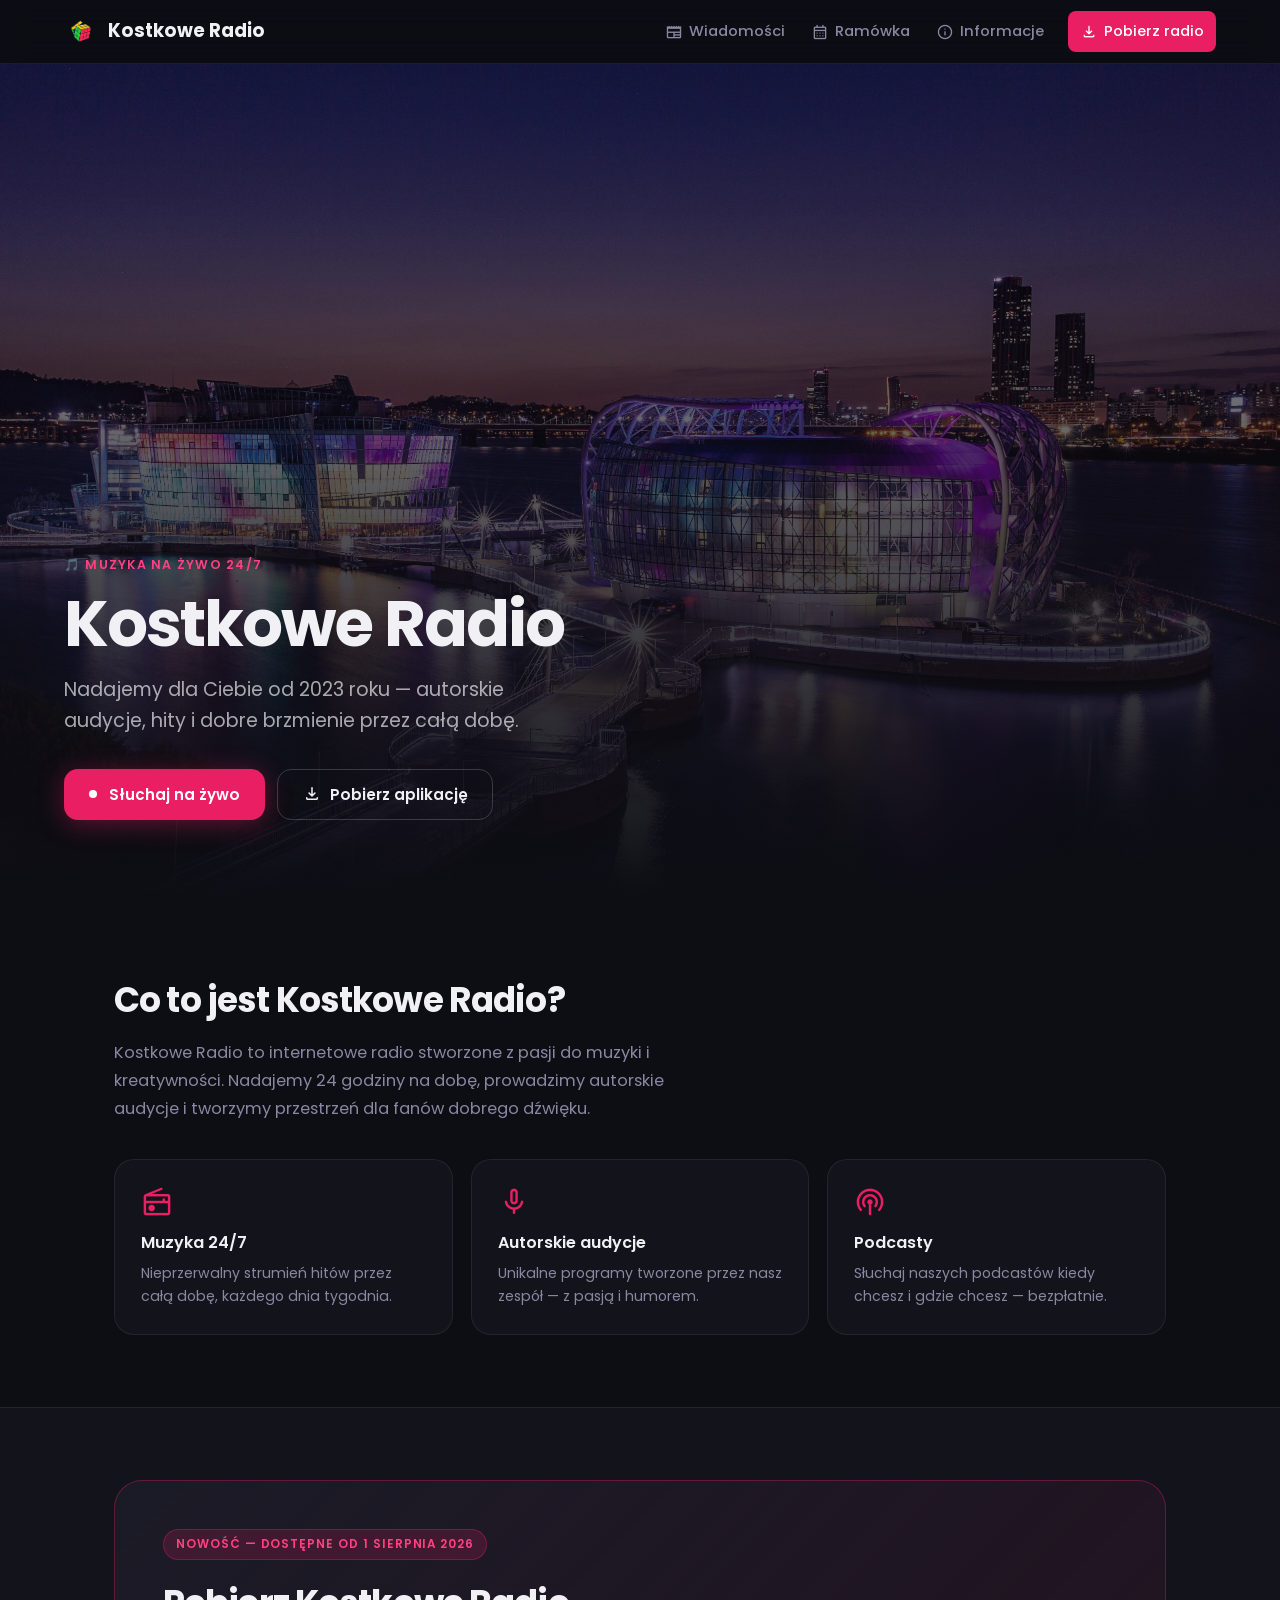
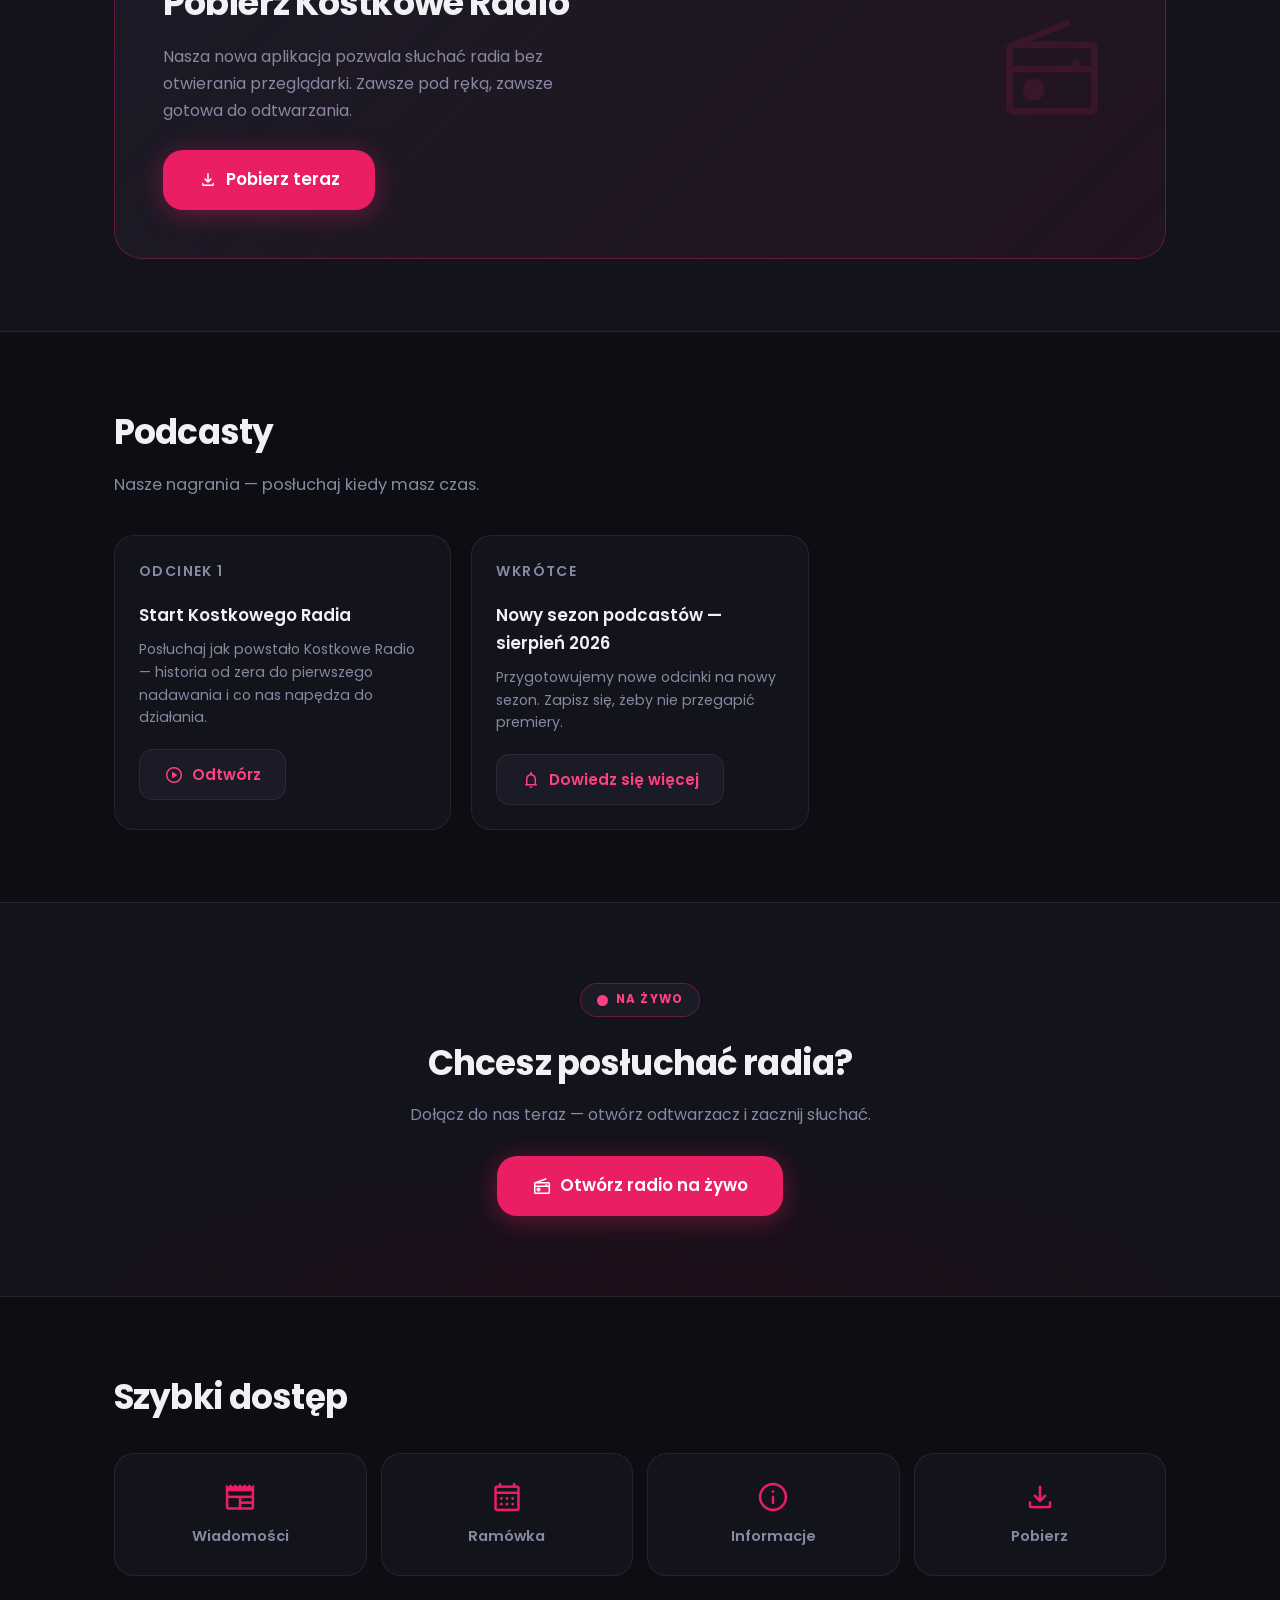
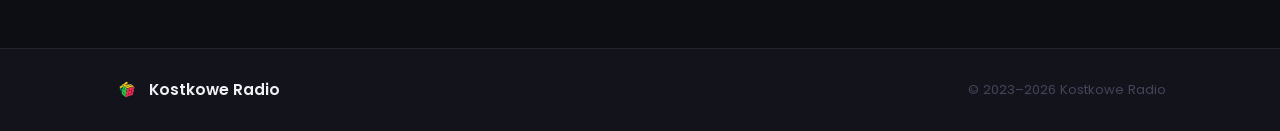
<file: index.html>
<!DOCTYPE html>
<html lang="pl">
<head>
  <meta charset="UTF-8" />
  <meta name="viewport" content="width=device-width, initial-scale=1.0" />
  <meta name="description" content="Kostkowe Radio - internetowa stacja radiowa. Muzyka 24/7, autorskie audycje i podcasty." />
  <title>Kostkowe Radio</title>
  <link rel="icon" href="https://kostkoweradio.github.io/icon.png" type="image/png" />
  <link rel="preconnect" href="https://fonts.googleapis.com" />
  <link rel="preconnect" href="https://fonts.gstatic.com" crossorigin />
  <link href="https://fonts.googleapis.com/css2?family=Poppins:wght@400;500;600;700&display=swap" rel="stylesheet" />
  <link rel="stylesheet" href="https://fonts.googleapis.com/css2?family=Material+Symbols+Rounded:opsz,wght,FILL,GRAD@20,400,1,0" />
  <link rel="stylesheet" href="/style.css" />
</head>
<body>

  <!-- ===== NAVBAR ===== -->
  <header class="navbar">
    <div class="navbar-inner">
      <a href="/" class="navbar-brand">
        <img src="https://kostkoweradio.github.io/icon.png" alt="Logo Kostkowe Radio" class="navbar-logo" />
        <span>Kostkowe Radio</span>
      </a>
      <button class="hamburger" id="hamburger" aria-label="Otwórz menu" aria-expanded="false">
        <span class="material-symbols-rounded">menu</span>
      </button>
      <nav class="nav-links" id="nav-links" aria-label="Nawigacja główna">
        <a href="/wiadomosci/" class="nav-link">
          <span class="material-symbols-rounded">newspaper</span>Wiadomości
        </a>
        <a href="/ramowka/" class="nav-link">
          <span class="material-symbols-rounded">calendar_month</span>Ramówka
        </a>
        <a href="/informacje/" class="nav-link">
          <span class="material-symbols-rounded">info</span>Informacje
        </a>
        <a href="/pobierz-kostkowe-radio/" class="nav-link nav-dl">
          <span class="material-symbols-rounded">download</span>Pobierz radio
        </a>
      </nav>
    </div>
  </header>

  <main>

    <!-- ===== HERO ===== -->
    <section class="hero" aria-label="Baner główny">
      <div class="hero-content">
        <p class="hero-label">🎵 Muzyka na żywo 24/7</p>
        <h1 class="hero-title">Kostkowe Radio</h1>
        <p class="hero-sub">Nadajemy dla Ciebie od 2023 roku — autorskie audycje, hity i dobre brzmienie przez całą dobę.</p>
        <div class="hero-actions">
          <a href="https://kostkoweradio.github.io/radio" target="_blank" rel="noopener noreferrer" class="btn btn-primary">
            <span class="live-dot"></span>&nbsp;Słuchaj na żywo
          </a>
          <a href="/pobierz-kostkowe-radio/" class="btn btn-outline">
            <span class="material-symbols-rounded">download</span>Pobierz aplikację
          </a>
        </div>
      </div>
    </section>

    <!-- ===== O NAS ===== -->
    <section class="section" aria-labelledby="opis-title">
      <div class="container">
        <h2 class="section-title" id="opis-title">Co to jest Kostkowe Radio?</h2>
        <p class="section-sub">
          Kostkowe Radio to internetowe radio stworzone z pasji do muzyki i kreatywności. Nadajemy 24 godziny na dobę, prowadzimy autorskie audycje i tworzymy przestrzeń dla fanów dobrego dźwięku.
        </p>
        <div class="feature-grid">
          <div class="feature-card">
            <span class="material-symbols-rounded feature-icon">radio</span>
            <h3>Muzyka 24/7</h3>
            <p>Nieprzerwalny strumień hitów przez całą dobę, każdego dnia tygodnia.</p>
          </div>
          <div class="feature-card">
            <span class="material-symbols-rounded feature-icon">mic</span>
            <h3>Autorskie audycje</h3>
            <p>Unikalne programy tworzone przez nasz zespół — z pasją i humorem.</p>
          </div>
          <div class="feature-card">
            <span class="material-symbols-rounded feature-icon">podcasts</span>
            <h3>Podcasty</h3>
            <p>Słuchaj naszych podcastów kiedy chcesz i gdzie chcesz — bezpłatnie.</p>
          </div>
        </div>
      </div>
    </section>

    <!-- ===== POBIERZ ===== -->
    <section class="section section-alt" aria-labelledby="pobierz-title">
      <div class="container">
        <div class="download-panel">
          <div class="download-text">
            <span class="dl-badge">Nowość — dostępne od 1 sierpnia 2026</span>
            <h2 id="pobierz-title">Pobierz Kostkowe Radio</h2>
            <p>Nasza nowa aplikacja pozwala słuchać radia bez otwierania przeglądarki. Zawsze pod ręką, zawsze gotowa do odtwarzania.</p>
            <a href="/pobierz-kostkowe-radio/" class="btn btn-primary btn-lg">
              <span class="material-symbols-rounded">download</span>Pobierz teraz
            </a>
          </div>
          <div class="dl-visual" aria-hidden="true">
            <span class="material-symbols-rounded">radio</span>
          </div>
        </div>
      </div>
    </section>

    <!-- ===== PODCASTY ===== -->
    <section class="section" aria-labelledby="podcasty-title">
      <div class="container">
        <h2 class="section-title" id="podcasty-title">Podcasty</h2>
        <p class="section-sub">Nasze nagrania — posłuchaj kiedy masz czas.</p>
        <div class="podcast-grid">
          <article class="podcast-card">
            <p class="podcast-ep">Odcinek 1</p>
            <h3>Start Kostkowego Radia</h3>
            <p>Posłuchaj jak powstało Kostkowe Radio — historia od zera do pierwszego nadawania i co nas napędza do działania.</p>
            <a href="https://kostkoweradio.github.io/podcasty/Koniec%20Zmiany%20Czasu%20Ju%C5%BC%20Od%202026.mp3"
               target="_blank" rel="noopener noreferrer" class="btn btn-ghost">
              <span class="material-symbols-rounded">play_circle</span>Odtwórz
            </a>
          </article>
          <article class="podcast-card">
            <p class="podcast-ep">Wkrótce</p>
            <h3>Nowy sezon podcastów — sierpień 2026</h3>
            <p>Przygotowujemy nowe odcinki na nowy sezon. Zapisz się, żeby nie przegapić premiery.</p>
            <a href="/informacje/" class="btn btn-ghost">
              <span class="material-symbols-rounded">notifications</span>Dowiedz się więcej
            </a>
          </article>
        </div>
      </div>
    </section>

    <!-- ===== LIVE ===== -->
    <section class="section section-live" aria-labelledby="live-title">
      <div class="container">
        <div class="live-panel">
          <div class="live-badge" aria-live="polite">
            <span class="live-dot live-dot-md"></span>NA ŻYWO
          </div>
          <h2 id="live-title">Chcesz posłuchać radia?</h2>
          <p>Dołącz do nas teraz — otwórz odtwarzacz i zacznij słuchać.</p>
          <a href="https://kostkoweradio.github.io/radio/" target="_blank" rel="noopener noreferrer" class="btn btn-primary btn-lg">
            <span class="material-symbols-rounded">radio</span>Otwórz radio na żywo
          </a>
        </div>
      </div>
    </section>

    <!-- ===== SZYBKI DOSTĘP ===== -->
    <section class="section" aria-labelledby="tiles-title">
      <div class="container">
        <h2 class="section-title" id="tiles-title">Szybki dostęp</h2>
        <div class="tiles-grid">
          <a href="/wiadomosci/" class="tile">
            <span class="material-symbols-rounded">newspaper</span>
            <span class="tile-label">Wiadomości</span>
          </a>
          <a href="/ramowka/" class="tile">
            <span class="material-symbols-rounded">calendar_month</span>
            <span class="tile-label">Ramówka</span>
          </a>
          <a href="/informacje/" class="tile">
            <span class="material-symbols-rounded">info</span>
            <span class="tile-label">Informacje</span>
          </a>
          <a href="/pobierz-kostkowe-radio/" class="tile">
            <span class="material-symbols-rounded">download</span>
            <span class="tile-label">Pobierz</span>
          </a>
        </div>
      </div>
    </section>

  </main>

  <!-- ===== FOOTER ===== -->
  <footer class="footer">
    <div class="container footer-inner">
      <div class="footer-brand">
        <img src="https://kostkoweradio.github.io/icon.png" alt="" class="footer-logo" aria-hidden="true" />
        <span>Kostkowe Radio</span>
      </div>
      <p class="footer-copy">© 2023–2026 Kostkowe Radio</p>
    </div>
  </footer>

  <script src="main.js"></script>
</body>
</html>
</file>
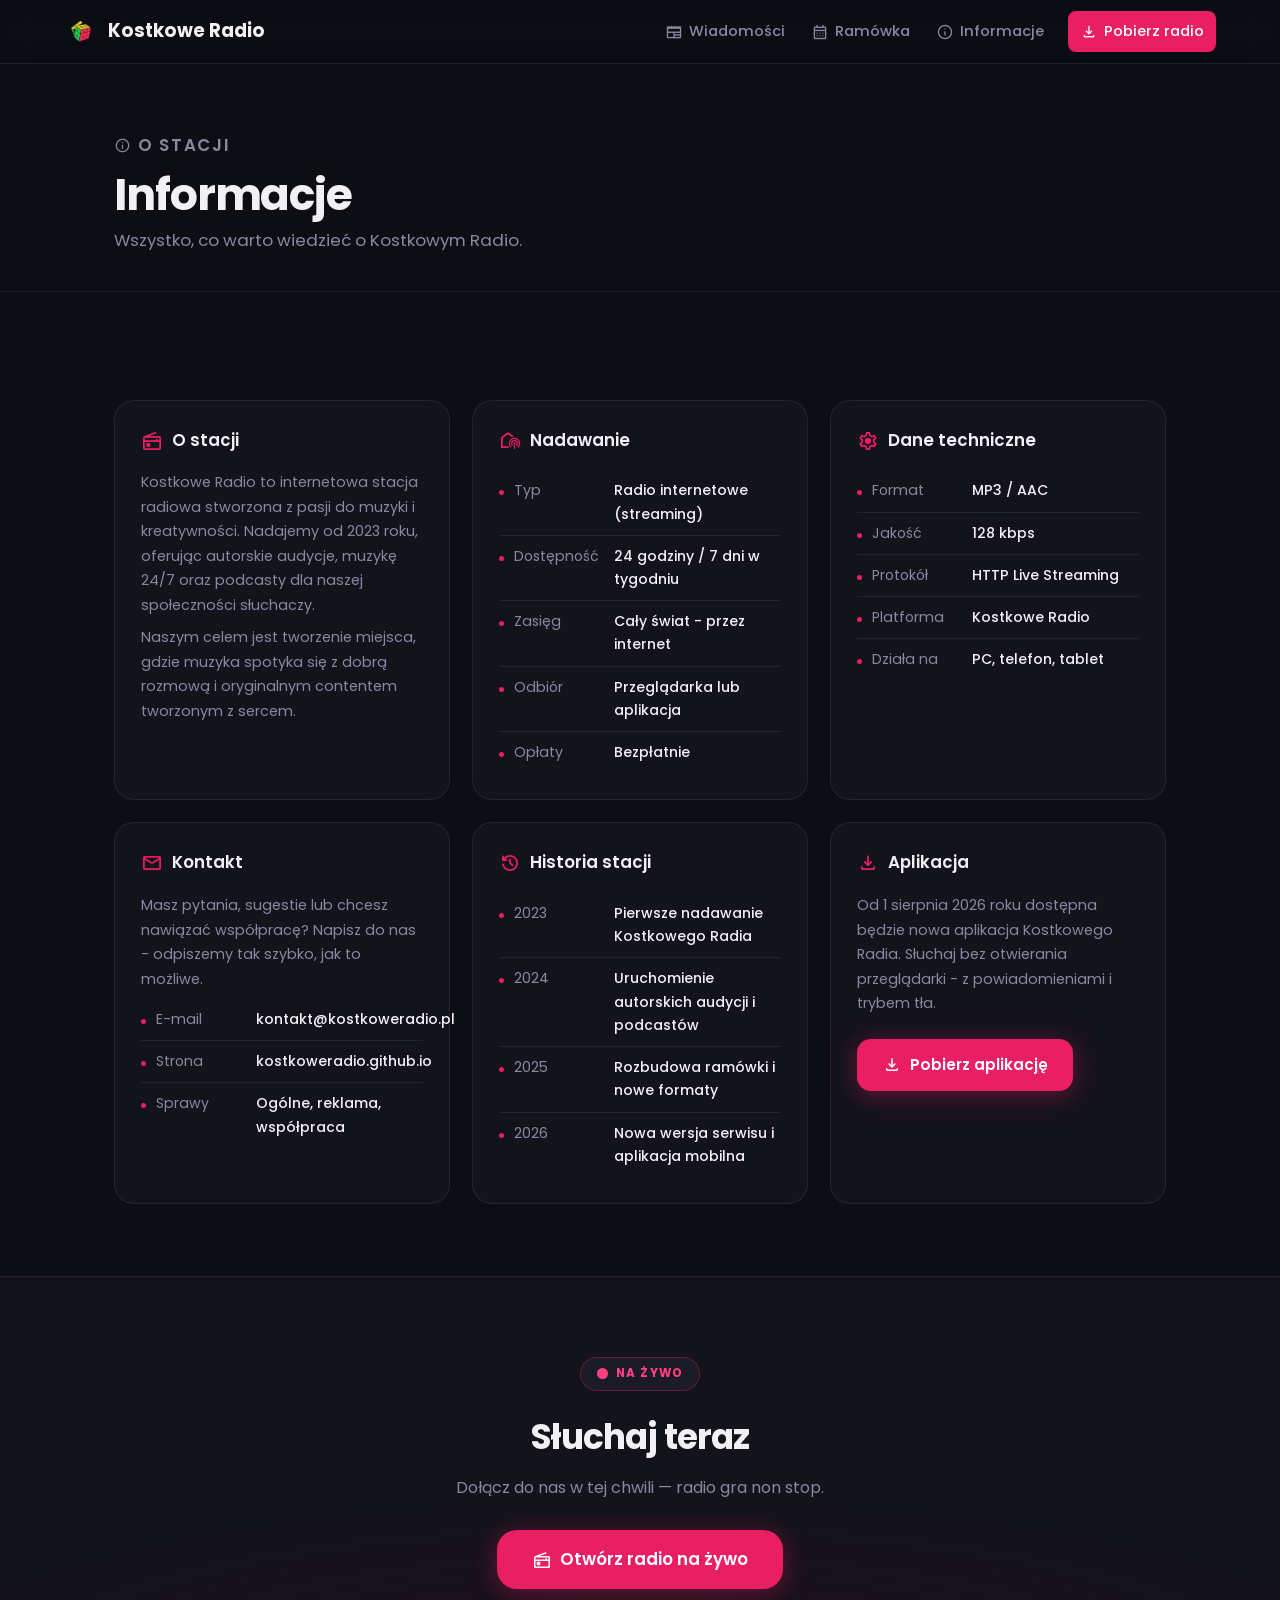
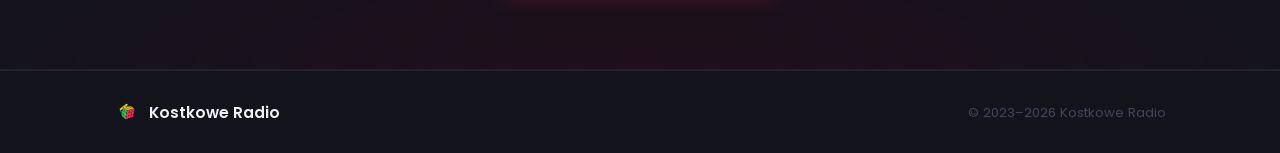
<file: informacje/index.html>
<!DOCTYPE html>
<html lang="pl">
<head>
  <meta charset="UTF-8" />
  <meta name="viewport" content="width=device-width, initial-scale=1.0" />
  <meta name="description" content="Informacje o Kostkowym Radio — historia stacji, kontakt i dane techniczne." />
  <title>Informacje — Kostkowe Radio</title>
  <link rel="icon" href="https://kostkoweradio.github.io/strona-glowna/icon.png" type="image/png" />
  <link rel="preconnect" href="https://fonts.googleapis.com" />
  <link rel="preconnect" href="https://fonts.gstatic.com" crossorigin />
  <link href="https://fonts.googleapis.com/css2?family=Poppins:wght@400;500;600;700&display=swap" rel="stylesheet" />
  <link rel="stylesheet" href="https://fonts.googleapis.com/css2?family=Material+Symbols+Rounded:opsz,wght,FILL,GRAD@20,400,1,0" />
  <link rel="stylesheet" href="/style.css" />
</head>
<body>

  <header class="navbar">
    <div class="navbar-inner">
      <a href="index.html" class="navbar-brand">
        <img src="https://kostkoweradio.github.io/icon.png" alt="Logo Kostkowe Radio" class="navbar-logo" />
        <span>Kostkowe Radio</span>
      </a>
      <button class="hamburger" id="hamburger" aria-label="Otwórz menu" aria-expanded="false">
        <span class="material-symbols-rounded">menu</span>
      </button>
      <nav class="nav-links" id="nav-links" aria-label="Nawigacja główna">
        <a href="/wiadomosci/" class="nav-link">
          <span class="material-symbols-rounded">newspaper</span>Wiadomości
        </a>
        <a href="/ramowka/" class="nav-link">
          <span class="material-symbols-rounded">calendar_month</span>Ramówka
        </a>
        <a href="/informacje/" class="nav-link">
          <span class="material-symbols-rounded">info</span>Informacje
        </a>
        <a href="/pobierz-kostkowe-radio/" class="nav-link nav-dl">
          <span class="material-symbols-rounded">download</span>Pobierz radio
        </a>
      </nav>
    </div>
  </header>

  <main>

    <section class="page-hero">
      <div class="container">
        <p class="page-eyebrow">
          <span class="material-symbols-rounded">info</span>O stacji
        </p>
        <h1>Informacje</h1>
        <p>Wszystko, co warto wiedzieć o Kostkowym Radio.</p>
      </div>
    </section>

    <section class="section">
      <div class="container">
        <div class="info-grid">

          <div class="info-card">
            <div class="info-card-head">
              <span class="material-symbols-rounded">radio</span>
              <h3>O stacji</h3>
            </div>
            <p>Kostkowe Radio to internetowa stacja radiowa stworzona z pasji do muzyki i kreatywności. Nadajemy od 2023 roku, oferując autorskie audycje, muzykę 24/7 oraz podcasty dla naszej społeczności słuchaczy.</p>
            <p>Naszym celem jest tworzenie miejsca, gdzie muzyka spotyka się z dobrą rozmową i oryginalnym contentem tworzonym z sercem.</p>
          </div>

          <div class="info-card">
            <div class="info-card-head">
              <span class="material-symbols-rounded">broadcast_on_personal</span>
              <h3>Nadawanie</h3>
            </div>
            <ul class="info-list">
              <li>
                <span class="li-label">Typ</span>
                <span class="li-val">Radio internetowe (streaming)</span>
              </li>
              <li>
                <span class="li-label">Dostępność</span>
                <span class="li-val">24 godziny / 7 dni w tygodniu</span>
              </li>
              <li>
                <span class="li-label">Zasięg</span>
                <span class="li-val">Cały świat - przez internet</span>
              </li>
              <li>
                <span class="li-label">Odbiór</span>
                <span class="li-val">Przeglądarka lub aplikacja</span>
              </li>
              <li>
                <span class="li-label">Opłaty</span>
                <span class="li-val">Bezpłatnie</span>
              </li>
            </ul>
          </div>

          <div class="info-card">
            <div class="info-card-head">
              <span class="material-symbols-rounded">settings</span>
              <h3>Dane techniczne</h3>
            </div>
            <ul class="info-list">
              <li>
                <span class="li-label">Format</span>
                <span class="li-val">MP3 / AAC</span>
              </li>
              <li>
                <span class="li-label">Jakość</span>
                <span class="li-val">128 kbps</span>
              </li>
              <li>
                <span class="li-label">Protokół</span>
                <span class="li-val">HTTP Live Streaming</span>
              </li>
              <li>
                <span class="li-label">Platforma</span>
                <span class="li-val">Kostkowe Radio</span>
              </li>
              <li>
                <span class="li-label">Działa na</span>
                <span class="li-val">PC, telefon, tablet</span>
              </li>
            </ul>
          </div>

          <div class="info-card">
            <div class="info-card-head">
              <span class="material-symbols-rounded">mail</span>
              <h3>Kontakt</h3>
            </div>
            <p>Masz pytania, sugestie lub chcesz nawiązać współpracę? Napisz do nas - odpiszemy tak szybko, jak to możliwe.</p>
            <ul class="info-list">
              <li>
                <span class="li-label">E-mail</span>
                <span class="li-val">kontakt@kostkoweradio.pl</span>
              </li>
              <li>
                <span class="li-label">Strona</span>
                <span class="li-val">kostkoweradio.github.io</span>
              </li>
              <li>
                <span class="li-label">Sprawy</span>
                <span class="li-val">Ogólne, reklama, współpraca</span>
              </li>
            </ul>
          </div>

          <div class="info-card">
            <div class="info-card-head">
              <span class="material-symbols-rounded">history</span>
              <h3>Historia stacji</h3>
            </div>
            <ul class="info-list">
              <li>
                <span class="li-label">2023</span>
                <span class="li-val">Pierwsze nadawanie Kostkowego Radia</span>
              </li>
              <li>
                <span class="li-label">2024</span>
                <span class="li-val">Uruchomienie autorskich audycji i podcastów</span>
              </li>
              <li>
                <span class="li-label">2025</span>
                <span class="li-val">Rozbudowa ramówki i nowe formaty</span>
              </li>
              <li>
                <span class="li-label">2026</span>
                <span class="li-val">Nowa wersja serwisu i aplikacja mobilna</span>
              </li>
            </ul>
          </div>

          <div class="info-card">
            <div class="info-card-head">
              <span class="material-symbols-rounded">download</span>
              <h3>Aplikacja</h3>
            </div>
            <p>Od 1 sierpnia 2026 roku dostępna będzie nowa aplikacja Kostkowego Radia. Słuchaj bez otwierania przeglądarki - z powiadomieniami i trybem tła.</p>
            <a href="pobierz-kostkowe-radio.html" class="btn btn-primary" style="margin-top: 16px; display: inline-flex;">
              <span class="material-symbols-rounded">download</span>Pobierz aplikację
            </a>
          </div>

        </div>
      </div>
    </section>

    <section class="section section-live">
      <div class="container">
        <div class="live-panel">
          <div class="live-badge">
            <span class="live-dot live-dot-md"></span>NA ŻYWO
          </div>
          <h2>Słuchaj teraz</h2>
          <p>Dołącz do nas w tej chwili — radio gra non stop.</p>
          <a href="https://kostkoweradio.github.io/radio" target="_blank" rel="noopener noreferrer" class="btn btn-primary btn-lg">
            <span class="material-symbols-rounded">radio</span>Otwórz radio na żywo
          </a>
        </div>
      </div>
    </section>

  </main>

  <footer class="footer">
    <div class="container footer-inner">
      <div class="footer-brand">
        <img src="https://kostkoweradio.github.io/icon.png" alt="" class="footer-logo" aria-hidden="true" />
        <span>Kostkowe Radio</span>
      </div>
      <p class="footer-copy">© 2023–2026 Kostkowe Radio</p>
    </div>
  </footer>

  <script src="/main.js"></script>
</body>
</html>
</file>
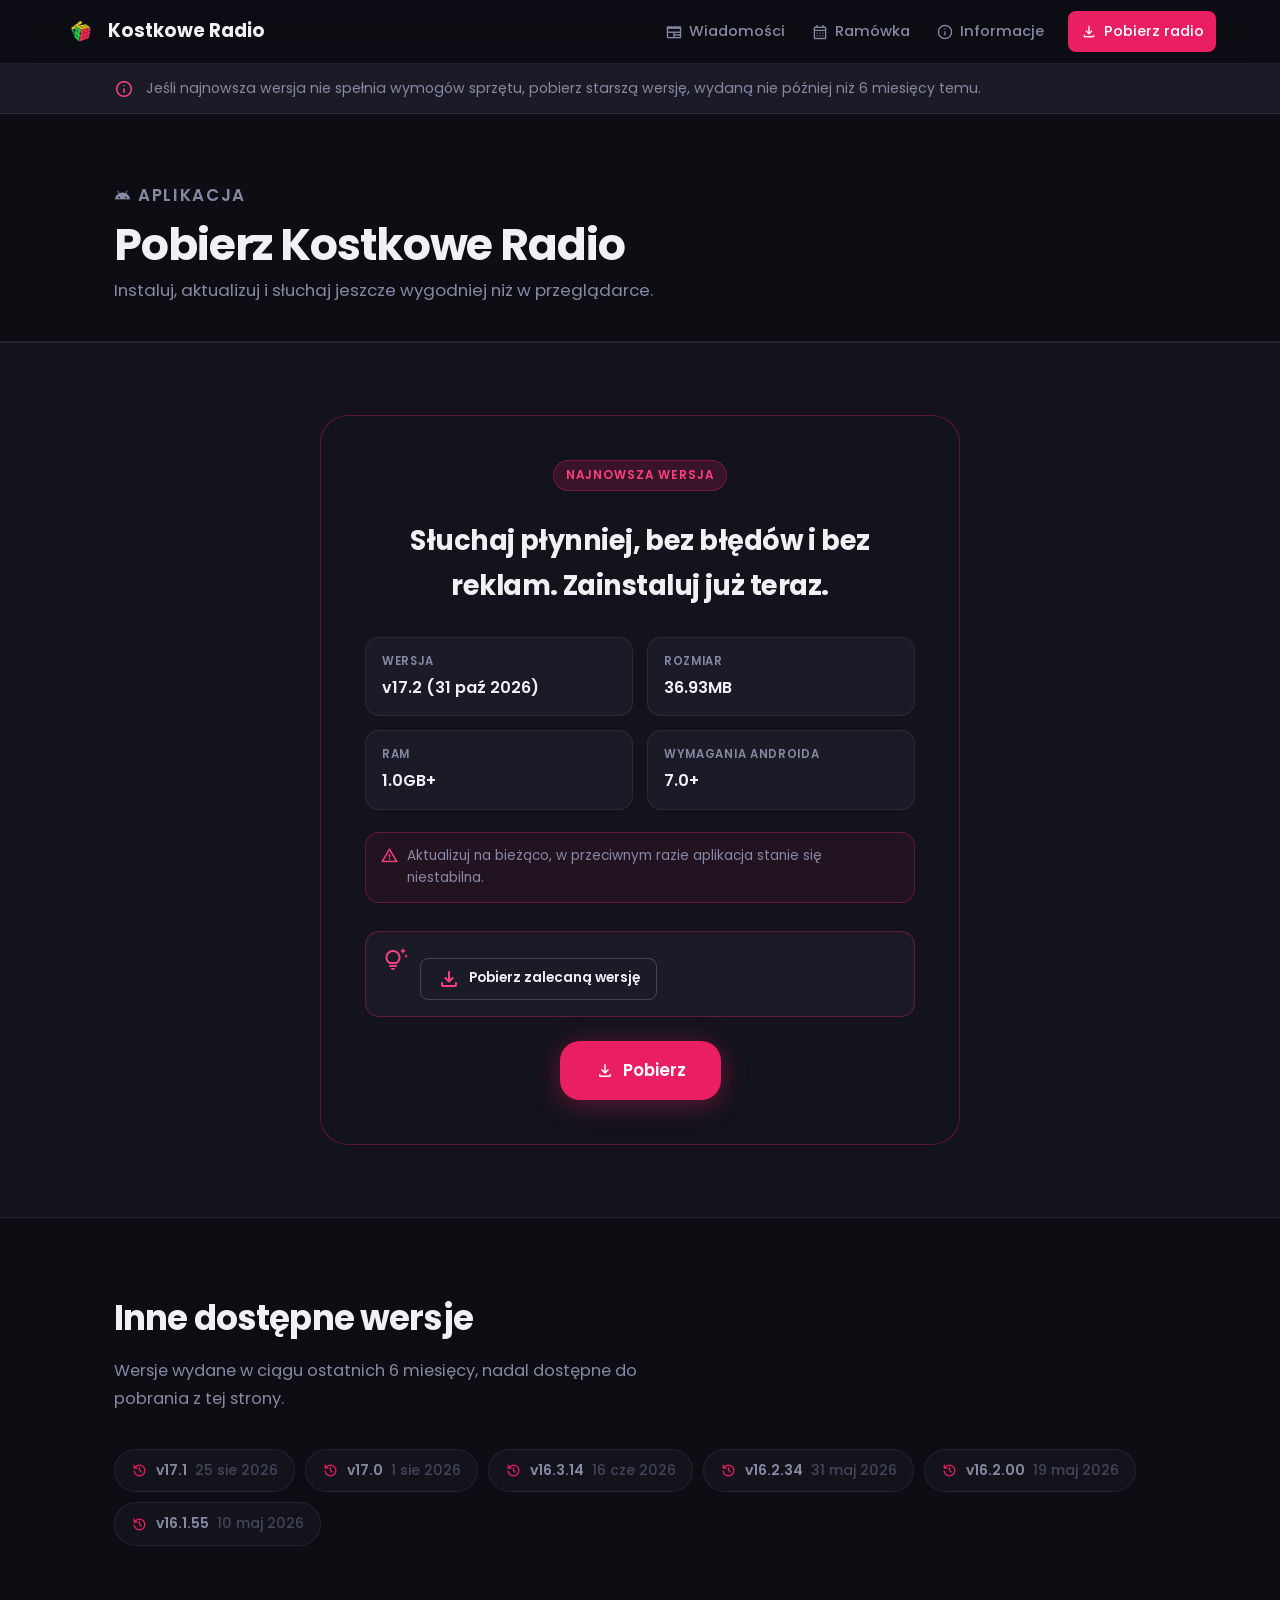
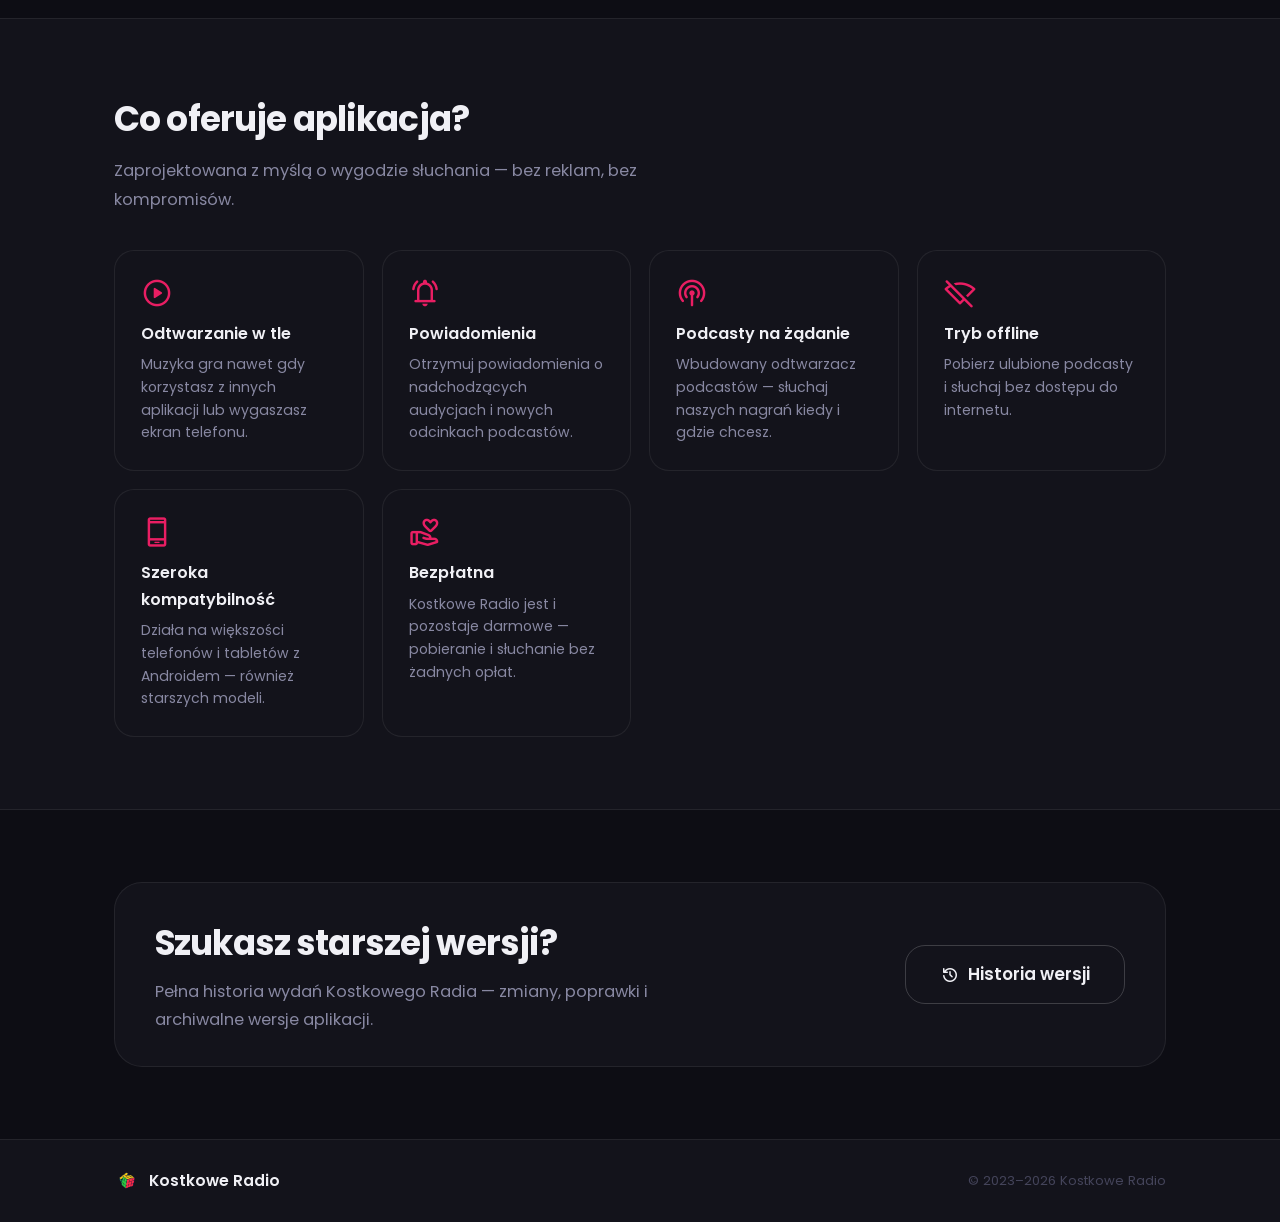
<file: pobierz-kostkowe-radio/index.html>
<!DOCTYPE html>
<html lang="pl">
<head>
  <meta charset="UTF-8" />
  <meta name="viewport" content="width=device-width, initial-scale=1.0" />
  <meta name="description" content="Pobierz aplikację Kostkowe Radio na Androida — najnowsza wersja, wymagania sprzętowe i historia wydań." />
  <title>Pobierz aplikację — Kostkowe Radio</title>
  <link rel="icon" href="https://kostkoweradio.github.io/icon.png" type="image/png" />
  <link rel="preconnect" href="https://fonts.googleapis.com" />
  <link rel="preconnect" href="https://fonts.gstatic.com" crossorigin />
  <link href="https://fonts.googleapis.com/css2?family=Poppins:wght@400;500;600;700&display=swap" rel="stylesheet" />
  <link rel="stylesheet" href="https://fonts.googleapis.com/css2?family=Material+Symbols+Rounded:opsz,wght,FILL,GRAD@20,400,1,0" />
  <link rel="stylesheet" href="/style.css" />
  <link rel="stylesheet" href="/vstyle.css" />
</head>
<body>

  <header class="navbar">
    <div class="navbar-inner">
      <a href="index.html" class="navbar-brand">
        <img src="https://kostkoweradio.github.io/icon.png" alt="Logo Kostkowe Radio" class="navbar-logo" />
        <span>Kostkowe Radio</span>
      </a>
      <button class="hamburger" id="hamburger" aria-label="Otwórz menu" aria-expanded="false">
        <span class="material-symbols-rounded">menu</span>
      </button>
      <nav class="nav-links" id="nav-links" aria-label="Nawigacja główna">
        <a href="/wiadomosci/" class="nav-link">
          <span class="material-symbols-rounded">newspaper</span>Wiadomości
        </a>
        <a href="/ramowka/" class="nav-link">
          <span class="material-symbols-rounded">calendar_month</span>Ramówka
        </a>
        <a href="/informacje/" class="nav-link">
          <span class="material-symbols-rounded">info</span>Informacje
        </a>
        <a href="/pobierz-kostkowe-radio/" class="nav-link nav-dl">
          <span class="material-symbols-rounded">download</span>Pobierz radio
        </a>
      </nav>
    </div>
  </header>

  <main>

    <!-- Stały komunikat u góry strony -->
    <div class="top-notice">
      <div class="container top-notice-inner">
        <span class="material-symbols-rounded" aria-hidden="true">info</span>
        <p>Jeśli najnowsza wersja nie spełnia wymogów sprzętu, pobierz starszą wersję, wydaną nie później niż 6 miesięcy temu.</p>
      </div>
    </div>

    <section class="page-hero">
      <div class="container">
        <p class="page-eyebrow">
          <span class="material-symbols-rounded">android</span>Aplikacja
        </p>
        <h1>Pobierz Kostkowe Radio</h1>
        <p>Instaluj, aktualizuj i słuchaj jeszcze wygodniej niż w przeglądarce.</p>
      </div>
    </section>

    <!-- Karta wersji — wszystkie dane wczytywane dynamicznie z wersje.json -->
    <section class="section section-alt">
      <div class="container">
        <div class="version-card" id="version-card">
          <span class="dl-badge" id="version-badge">Ładowanie…</span>
          <h2 class="version-tagline">Słuchaj płynniej, bez błędów i bez reklam. Zainstaluj już teraz.</h2>

          <div id="version-notice" class="version-alert" role="status" aria-live="polite" hidden></div>

          <dl class="version-specs">
            <div class="spec-row">
              <dt>Wersja</dt>
              <dd id="app-version">…</dd>
            </div>
            <div class="spec-row">
              <dt>Rozmiar</dt>
              <dd id="app-size">…</dd>
            </div>
            <div class="spec-row">
              <dt>RAM</dt>
              <dd id="app-ram">…</dd>
            </div>
            <div class="spec-row">
              <dt>Wymagania Androida</dt>
              <dd id="app-android">…</dd>
            </div>
          </dl>

          <p class="version-info-note">
            <span class="material-symbols-rounded" aria-hidden="true">warning</span>
            <span id="app-note">Wczytywanie informacji o wersji…</span>
          </p>

          <div id="recommend-wrap" class="recommend-box" role="status" aria-live="polite" hidden>
            <span class="material-symbols-rounded" aria-hidden="true">tips_and_updates</span>
            <div>
              <p id="recommend-text"></p>
              <a id="recommend-btn" href="https://download.kostkoweradio.pages.dev/kostkoweradio_v18-26.apk" class="btn btn-outline btn-sm">
                <span class="material-symbols-rounded">download</span>Pobierz zalecaną wersję
              </a>
            </div>
          </div>

          <a id="download-btn" href="https://download.kostkoweradio.pages.dev/kostkoweradio_v18-26.apk" class="btn btn-primary btn-lg" download>
            <span class="material-symbols-rounded">download</span>Pobierz
          </a>

          <noscript>
            <p class="version-error">Włącz JavaScript, aby zobaczyć aktualne informacje o wersji i pobrać aplikację.</p>
          </noscript>
        </div>
      </div>
    </section>

    <!-- Inne dostępne wersje — generowane dynamicznie (max 6 miesięcy wstecz) -->
    <section class="section" id="other-versions-wrap" hidden>
      <div class="container">
        <h2 class="section-title">Inne dostępne wersje</h2>
        <p class="section-sub">Wersje wydane w ciągu ostatnich 6 miesięcy, nadal dostępne do pobrania z tej strony.</p>
        <ul class="version-pills" id="other-versions"></ul>
      </div>
    </section>

    <section class="section section-alt">
      <div class="container">
        <h2 class="section-title">Co oferuje aplikacja?</h2>
        <p class="section-sub">Zaprojektowana z myślą o wygodzie słuchania — bez reklam, bez kompromisów.</p>
        <div class="feature-grid">
          <div class="feature-card">
            <span class="material-symbols-rounded feature-icon">play_circle</span>
            <h3>Odtwarzanie w tle</h3>
            <p>Muzyka gra nawet gdy korzystasz z innych aplikacji lub wygaszasz ekran telefonu.</p>
          </div>
          <div class="feature-card">
            <span class="material-symbols-rounded feature-icon">notifications_active</span>
            <h3>Powiadomienia</h3>
            <p>Otrzymuj powiadomienia o nadchodzących audycjach i nowych odcinkach podcastów.</p>
          </div>
          <div class="feature-card">
            <span class="material-symbols-rounded feature-icon">podcasts</span>
            <h3>Podcasty na żądanie</h3>
            <p>Wbudowany odtwarzacz podcastów — słuchaj naszych nagrań kiedy i gdzie chcesz.</p>
          </div>
          <div class="feature-card">
            <span class="material-symbols-rounded feature-icon">signal_wifi_off</span>
            <h3>Tryb offline</h3>
            <p>Pobierz ulubione podcasty i słuchaj bez dostępu do internetu.</p>
          </div>
          <div class="feature-card">
            <span class="material-symbols-rounded feature-icon">phone_android</span>
            <h3>Szeroka kompatybilność</h3>
            <p>Działa na większości telefonów i tabletów z Androidem — również starszych modeli.</p>
          </div>
          <div class="feature-card">
            <span class="material-symbols-rounded feature-icon">volunteer_activism</span>
            <h3>Bezpłatna</h3>
            <p>Kostkowe Radio jest i pozostaje darmowe — pobieranie i słuchanie bez żadnych opłat.</p>
          </div>
        </div>
      </div>
    </section>

    <!-- Sekcja z linkiem do pełnej historii wersji -->
    <section class="section">
      <div class="container">
        <div class="history-box">
          <div>
            <h2 class="section-title" style="margin-bottom:6px;">Szukasz starszej wersji?</h2>
            <p class="section-sub" style="margin-bottom:0;">Pełna historia wydań Kostkowego Radia — zmiany, poprawki i archiwalne wersje aplikacji.</p>
          </div>
          <a href="/pobierz-kostkowe-radio/historia/" class="btn btn-outline btn-lg">
            <span class="material-symbols-rounded">history</span>Historia wersji
          </a>
        </div>
      </div>
    </section>

  </main>

  <footer class="footer">
    <div class="container footer-inner">
      <div class="footer-brand">
        <img src="https://kostkoweradio.github.io/icon.png" alt="" class="footer-logo" aria-hidden="true" />
        <span>Kostkowe Radio</span>
      </div>
      <p class="footer-copy">© 2023–2026 Kostkowe Radio</p>
    </div>
  </footer>

  <script src="/main.js"></script>
  <script src="/pobierz.js"></script>
</body>
</html>
</file>
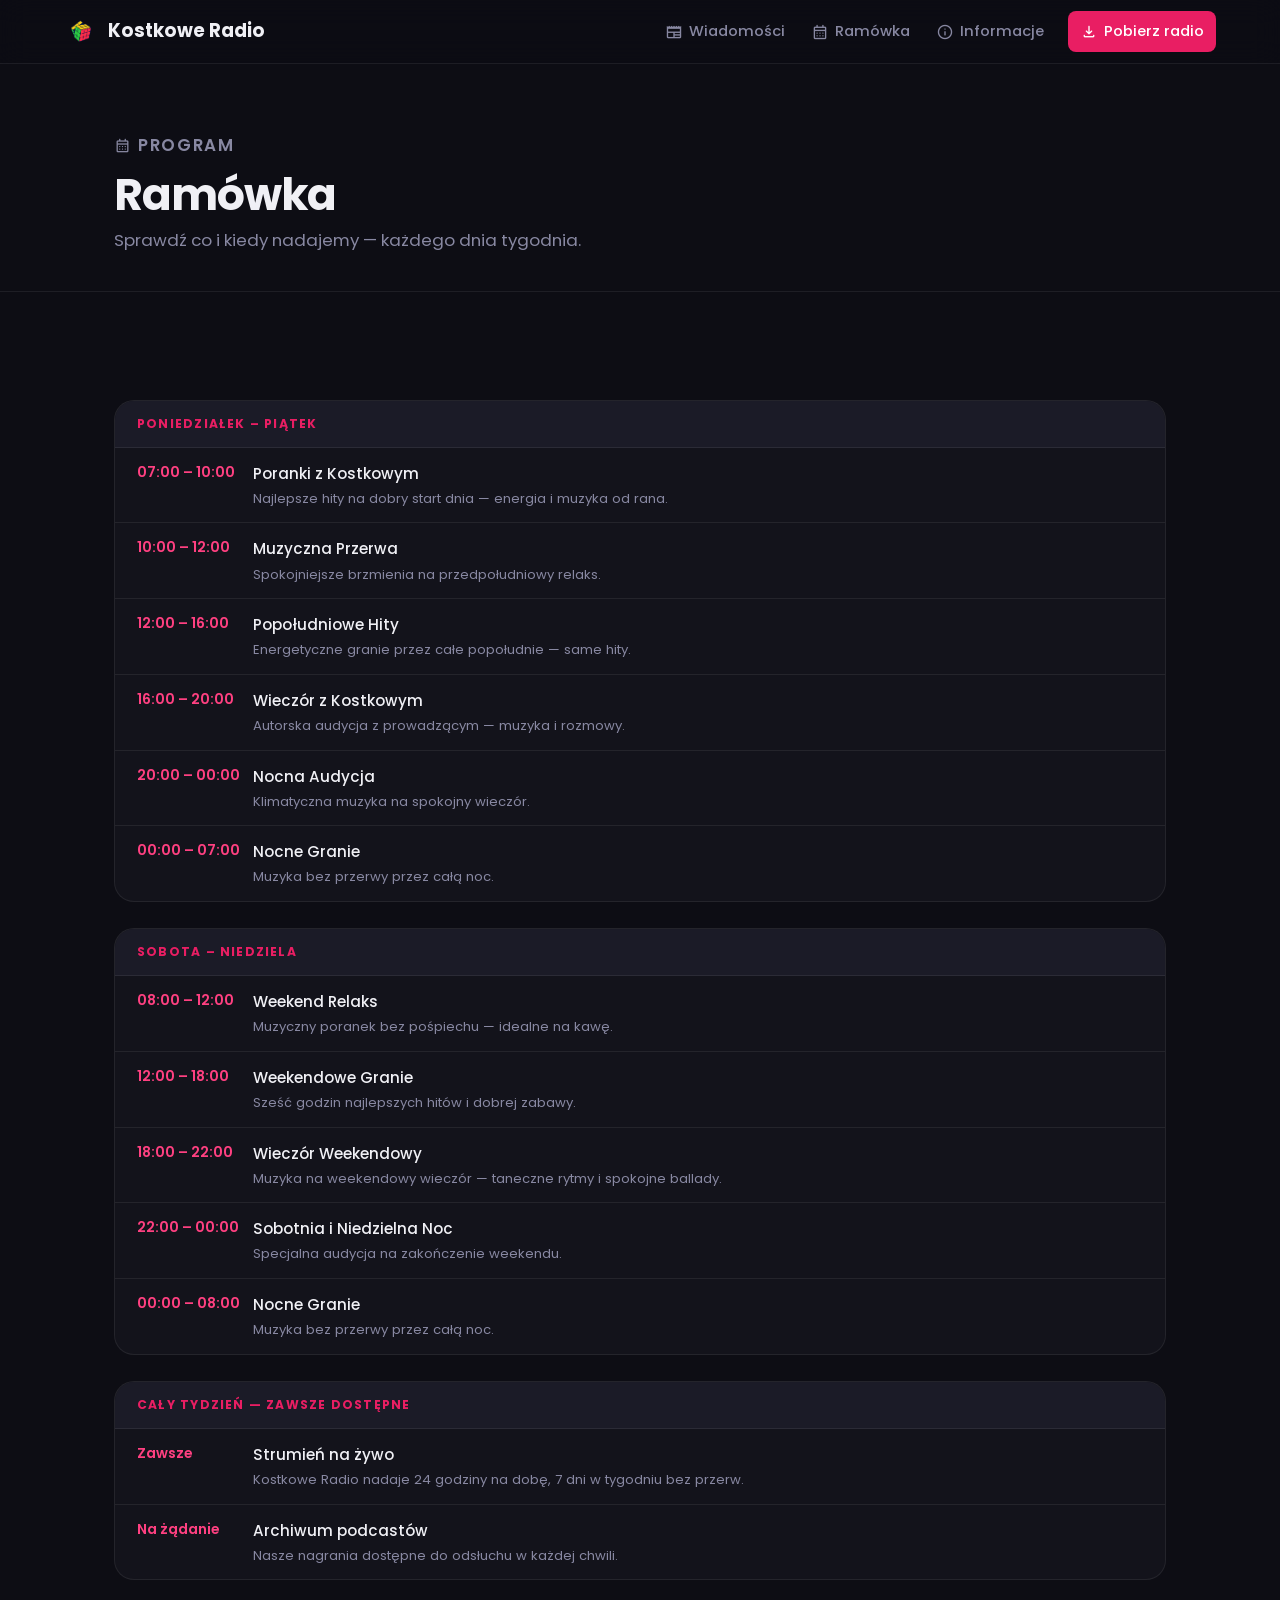
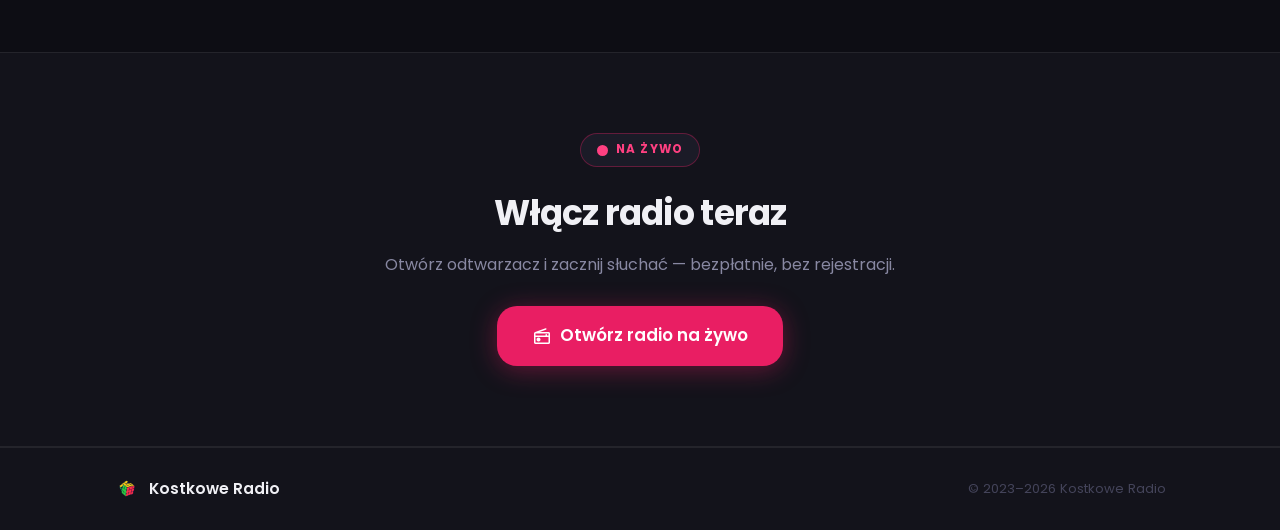
<file: ramowka/index.html>
<!DOCTYPE html>
<html lang="pl">
<head>
  <meta charset="UTF-8" />
  <meta name="viewport" content="width=device-width, initial-scale=1.0" />
  <meta name="description" content="Ramówka programu Kostkowego Radia — sprawdź co i kiedy nadajemy." />
  <title>Ramówka - Kostkowe Radio</title>
  <link rel="icon" href="https://kostkoweradio.github.io/icon.png" type="image/png" />
  <link rel="preconnect" href="https://fonts.googleapis.com" />
  <link rel="preconnect" href="https://fonts.gstatic.com" crossorigin />
  <link href="https://fonts.googleapis.com/css2?family=Poppins:wght@400;500;600;700&display=swap" rel="stylesheet" />
  <link rel="stylesheet" href="https://fonts.googleapis.com/css2?family=Material+Symbols+Rounded:opsz,wght,FILL,GRAD@20,400,1,0" />
  <link rel="stylesheet" href="/style.css" />
</head>
<body>

  <header class="navbar">
    <div class="navbar-inner">
      <a href="index.html" class="navbar-brand">
        <img src="https://kostkoweradio.github.io/icon.png" alt="Logo Kostkowe Radio" class="navbar-logo" />
        <span>Kostkowe Radio</span>
      </a>
      <button class="hamburger" id="hamburger" aria-label="Otwórz menu" aria-expanded="false">
        <span class="material-symbols-rounded">menu</span>
      </button>
      <nav class="nav-links" id="nav-links" aria-label="Nawigacja główna">
        <a href="/wiadomosci/" class="nav-link">
          <span class="material-symbols-rounded">newspaper</span>Wiadomości
        </a>
        <a href="/ramowka/" class="nav-link">
          <span class="material-symbols-rounded">calendar_month</span>Ramówka
        </a>
        <a href="/informacje/" class="nav-link">
          <span class="material-symbols-rounded">info</span>Informacje
        </a>
        <a href="/pobierz-kostkowe-radio/" class="nav-link nav-dl">
          <span class="material-symbols-rounded">download</span>Pobierz radio
        </a>
      </nav>
    </div>
  </header>

  <main>

    <section class="page-hero">
      <div class="container">
        <p class="page-eyebrow">
          <span class="material-symbols-rounded">calendar_month</span>Program
        </p>
        <h1>Ramówka</h1>
        <p>Sprawdź co i kiedy nadajemy — każdego dnia tygodnia.</p>
      </div>
    </section>

    <section class="section">
      <div class="container">

        <div class="schedule-wrap">

          <div class="schedule-block">
            <div class="schedule-head">Poniedziałek – Piątek</div>

            <div class="schedule-row">
              <span class="sch-time">07:00 – 10:00</span>
              <div class="sch-info">
                <span class="sch-title">Poranki z Kostkowym</span>
                <span class="sch-desc">Najlepsze hity na dobry start dnia — energia i muzyka od rana.</span>
              </div>
            </div>

            <div class="schedule-row">
              <span class="sch-time">10:00 – 12:00</span>
              <div class="sch-info">
                <span class="sch-title">Muzyczna Przerwa</span>
                <span class="sch-desc">Spokojniejsze brzmienia na przedpołudniowy relaks.</span>
              </div>
            </div>

            <div class="schedule-row">
              <span class="sch-time">12:00 – 16:00</span>
              <div class="sch-info">
                <span class="sch-title">Popołudniowe Hity</span>
                <span class="sch-desc">Energetyczne granie przez całe popołudnie — same hity.</span>
              </div>
            </div>

            <div class="schedule-row">
              <span class="sch-time">16:00 – 20:00</span>
              <div class="sch-info">
                <span class="sch-title">Wieczór z Kostkowym</span>
                <span class="sch-desc">Autorska audycja z prowadzącym — muzyka i rozmowy.</span>
              </div>
            </div>

            <div class="schedule-row">
              <span class="sch-time">20:00 – 00:00</span>
              <div class="sch-info">
                <span class="sch-title">Nocna Audycja</span>
                <span class="sch-desc">Klimatyczna muzyka na spokojny wieczór.</span>
              </div>
            </div>

            <div class="schedule-row">
              <span class="sch-time">00:00 – 07:00</span>
              <div class="sch-info">
                <span class="sch-title">Nocne Granie</span>
                <span class="sch-desc">Muzyka bez przerwy przez całą noc.</span>
              </div>
            </div>
          </div>

          <div class="schedule-block">
            <div class="schedule-head">Sobota – Niedziela</div>

            <div class="schedule-row">
              <span class="sch-time">08:00 – 12:00</span>
              <div class="sch-info">
                <span class="sch-title">Weekend Relaks</span>
                <span class="sch-desc">Muzyczny poranek bez pośpiechu — idealne na kawę.</span>
              </div>
            </div>

            <div class="schedule-row">
              <span class="sch-time">12:00 – 18:00</span>
              <div class="sch-info">
                <span class="sch-title">Weekendowe Granie</span>
                <span class="sch-desc">Sześć godzin najlepszych hitów i dobrej zabawy.</span>
              </div>
            </div>

            <div class="schedule-row">
              <span class="sch-time">18:00 – 22:00</span>
              <div class="sch-info">
                <span class="sch-title">Wieczór Weekendowy</span>
                <span class="sch-desc">Muzyka na weekendowy wieczór — taneczne rytmy i spokojne ballady.</span>
              </div>
            </div>

            <div class="schedule-row">
              <span class="sch-time">22:00 – 00:00</span>
              <div class="sch-info">
                <span class="sch-title">Sobotnia i Niedzielna Noc</span>
                <span class="sch-desc">Specjalna audycja na zakończenie weekendu.</span>
              </div>
            </div>

            <div class="schedule-row">
              <span class="sch-time">00:00 – 08:00</span>
              <div class="sch-info">
                <span class="sch-title">Nocne Granie</span>
                <span class="sch-desc">Muzyka bez przerwy przez całą noc.</span>
              </div>
            </div>
          </div>

          <div class="schedule-block">
            <div class="schedule-head">Cały tydzień — zawsze dostępne</div>

            <div class="schedule-row">
              <span class="sch-time">Zawsze</span>
              <div class="sch-info">
                <span class="sch-title">Strumień na żywo</span>
                <span class="sch-desc">Kostkowe Radio nadaje 24 godziny na dobę, 7 dni w tygodniu bez przerw.</span>
              </div>
            </div>

            <div class="schedule-row">
              <span class="sch-time">Na żądanie</span>
              <div class="sch-info">
                <span class="sch-title">Archiwum podcastów</span>
                <span class="sch-desc">Nasze nagrania dostępne do odsłuchu w każdej chwili.</span>
              </div>
            </div>
          </div>

        </div>
      </div>
    </section>

    <section class="section section-alt">
      <div class="container">
        <div class="live-panel">
          <div class="live-badge">
            <span class="live-dot live-dot-md"></span>NA ŻYWO
          </div>
          <h2>Włącz radio teraz</h2>
          <p>Otwórz odtwarzacz i zacznij słuchać — bezpłatnie, bez rejestracji.</p>
          <a href="https://kostkoweradio.github.io/radio" target="_blank" rel="noopener noreferrer" class="btn btn-primary btn-lg">
            <span class="material-symbols-rounded">radio</span>Otwórz radio na żywo
          </a>
        </div>
      </div>
    </section>

  </main>

  <footer class="footer">
    <div class="container footer-inner">
      <div class="footer-brand">
        <img src="https://kostkoweradio.github.io/icon.png" alt="" class="footer-logo" aria-hidden="true" />
        <span>Kostkowe Radio</span>
      </div>
      <p class="footer-copy">© 2023–2026 Kostkowe Radio</p>
    </div>
  </footer>

  <script src="/main.js"></script>
</body>
</html>
</file>
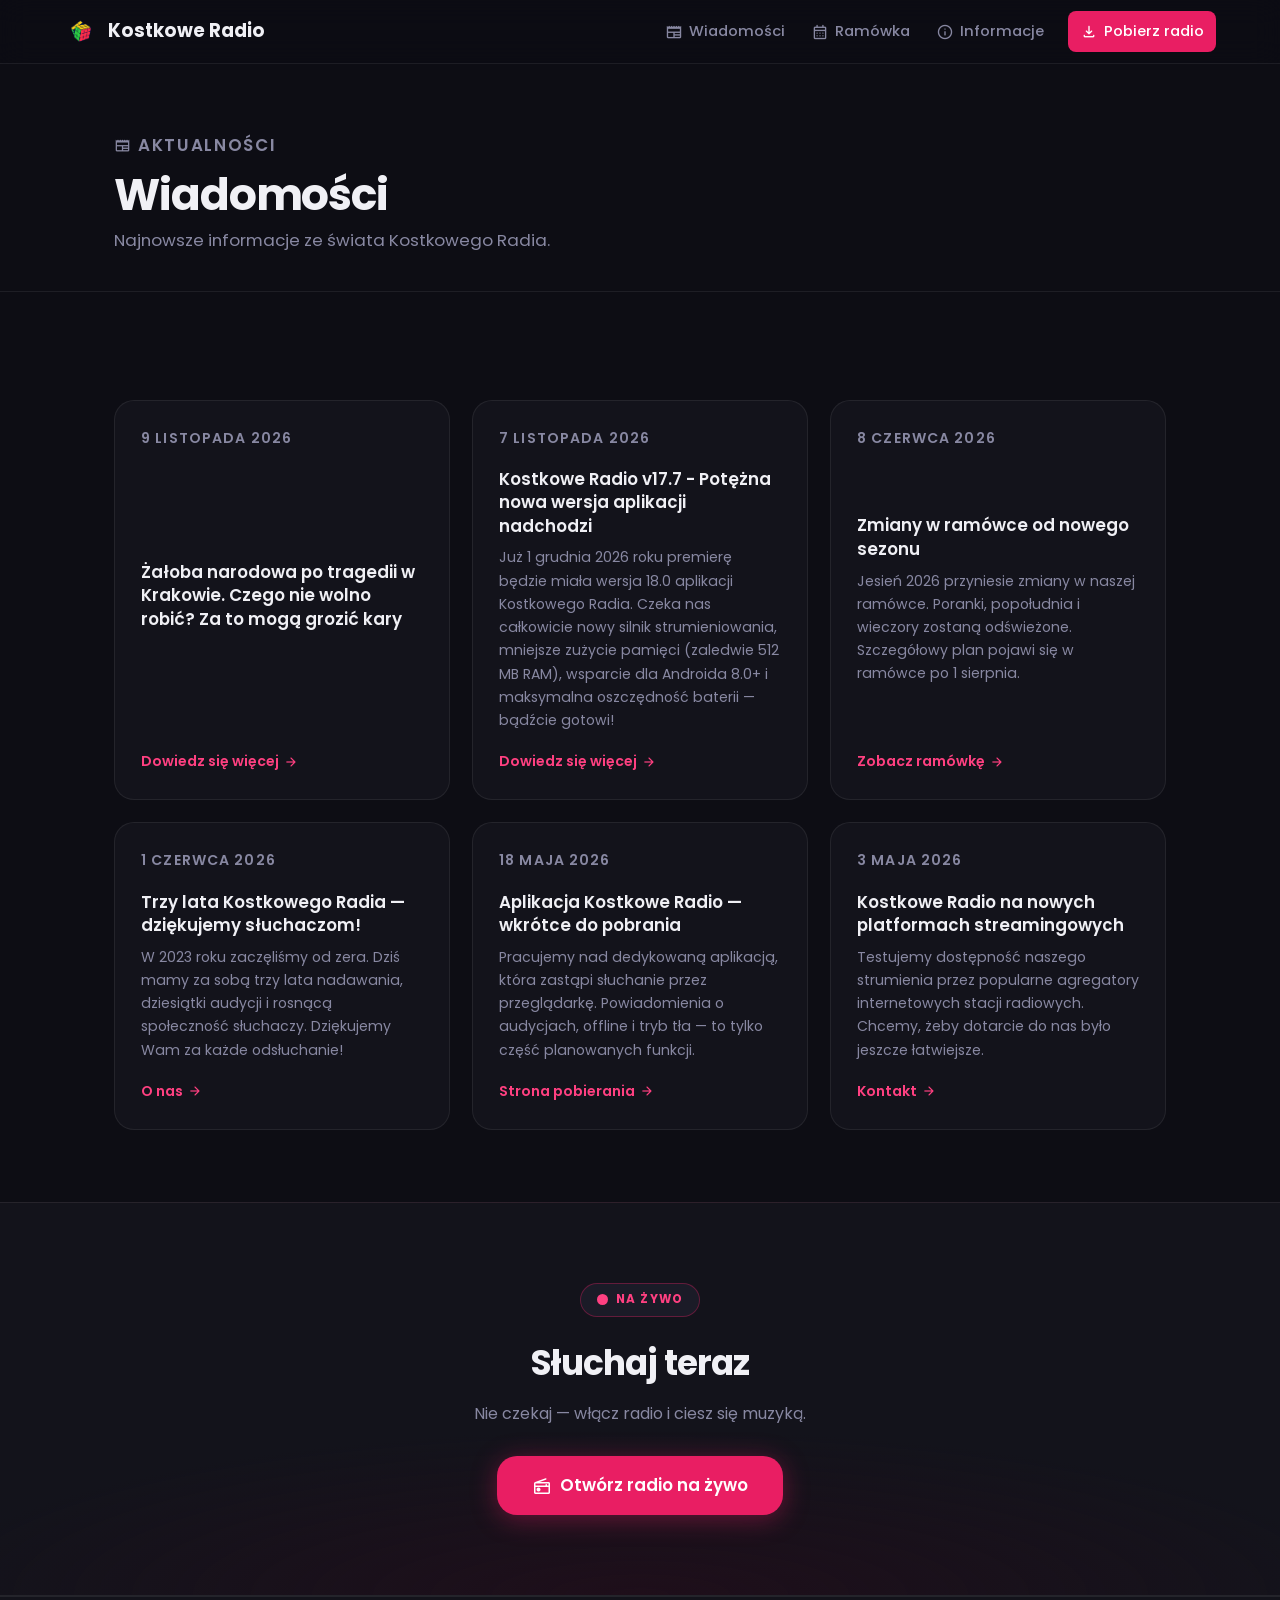
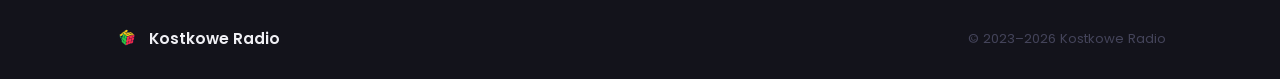
<file: wiadomosci/index.html>
<!DOCTYPE html>
<html lang="pl">
<head>
  <meta charset="UTF-8" />
  <meta name="viewport" content="width=device-width, initial-scale=1.0" />
  <meta name="description" content="Aktualności i wiadomości z Kostkowego Radia." />
  <title>Wiadomości — Kostkowe Radio</title>
  <link rel="icon" href="https://kostkoweradio.github.io/icon.png" type="image/png" />
  <link rel="preconnect" href="https://fonts.googleapis.com" />
  <link rel="preconnect" href="https://fonts.gstatic.com" crossorigin />
  <link href="https://fonts.googleapis.com/css2?family=Poppins:wght@400;500;600;700&display=swap" rel="stylesheet" />
  <link rel="stylesheet" href="https://fonts.googleapis.com/css2?family=Material+Symbols+Rounded:opsz,wght,FILL,GRAD@20,400,1,0" />
  <link rel="stylesheet" href="https://kostkoweradio.github.io/style.css" />
</head>
<body>

  <header class="navbar">
    <div class="navbar-inner">
      <a href="/" class="navbar-brand">
        <img src="https://kostkoweradio.github.io/icon.png" alt="Logo Kostkowe Radio" class="navbar-logo" />
        <span>Kostkowe Radio</span>
      </a>
      <button class="hamburger" id="hamburger" aria-label="Otwórz menu" aria-expanded="false">
        <span class="material-symbols-rounded">menu</span>
      </button>
      <nav class="nav-links" id="nav-links" aria-label="Nawigacja główna">
        <a href="https://kostkoweradio.github.io/wiadomosci/" class="nav-link">
          <span class="material-symbols-rounded">newspaper</span>Wiadomości
        </a>
        <a href="https://kostkoweradio.github.io/ramowka/" class="nav-link">
          <span class="material-symbols-rounded">calendar_month</span>Ramówka
        </a>
        <a href="https://kostkoweradio.github.io/informacje/" class="nav-link">
          <span class="material-symbols-rounded">info</span>Informacje
        </a>
        <a href="https://kostkoweradio.github.io/pobierz-kostkowe-radio/" class="nav-link nav-dl">
          <span class="material-symbols-rounded">download</span>Pobierz radio
        </a>
      </nav>
    </div>
  </header>

  <main>

    <section class="page-hero">
      <div class="container">
        <p class="page-eyebrow">
          <span class="material-symbols-rounded">newspaper</span>Aktualności
        </p>
        <h1>Wiadomości</h1>
        <p>Najnowsze informacje ze świata Kostkowego Radia.</p>
      </div>
    </section>

    <section class="section">
      <div class="container">
        <div class="news-grid">

          <article class="news-card">
            <p class="news-date">9 listopada 2026</p>
            <h3>Żałoba narodowa po tragedii w Krakowie. Czego nie wolno robić? Za to mogą grozić kary</h3>
            <p></p>
            <a href="/wiadomosci/zaloba-narodowa-po-tragedii-w-krakowie-czego-nie-wolno-robic-za-to-moga-grozic-kary" class="news-more">
              Dowiedz się więcej <span class="material-symbols-rounded">arrow_forward</span>
            </a>
          </article>

          <article class="news-card">
            <p class="news-date">7 listopada 2026</p>
            <h3>Kostkowe Radio v17.7 - Potężna nowa wersja aplikacji nadchodzi</h3>
            <p>Już 1 grudnia 2026 roku premierę będzie miała wersja 18.0 aplikacji Kostkowego Radia. Czeka nas całkowicie nowy silnik strumieniowania, mniejsze zużycie pamięci (zaledwie 512 MB RAM), wsparcie dla Androida 8.0+ i maksymalna oszczędność baterii — bądźcie gotowi!</p>
            <a href="/wiadomosci/kostkowe-radio-v17-7-potezna-nowa-wersja-aplikacji-nadchodzi" class="news-more">
              Dowiedz się więcej <span class="material-symbols-rounded">arrow_forward</span>
            </a>
          </article>

          <article class="news-card">
            <p class="news-date">8 czerwca 2026</p>
            <h3>Zmiany w ramówce od nowego sezonu</h3>
            <p>Jesień 2026 przyniesie zmiany w naszej ramówce. Poranki, popołudnia i wieczory zostaną odświeżone. Szczegółowy plan pojawi się w ramówce po 1 sierpnia.</p>
            <a href="ramowka.html" class="news-more">
              Zobacz ramówkę <span class="material-symbols-rounded">arrow_forward</span>
            </a>
          </article>

          <article class="news-card">
            <p class="news-date">1 czerwca 2026</p>
            <h3>Trzy lata Kostkowego Radia — dziękujemy słuchaczom!</h3>
            <p>W 2023 roku zaczęliśmy od zera. Dziś mamy za sobą trzy lata nadawania, dziesiątki audycji i rosnącą społeczność słuchaczy. Dziękujemy Wam za każde odsłuchanie!</p>
            <a href="informacje.html" class="news-more">
              O nas <span class="material-symbols-rounded">arrow_forward</span>
            </a>
          </article>

          <article class="news-card">
            <p class="news-date">18 maja 2026</p>
            <h3>Aplikacja Kostkowe Radio — wkrótce do pobrania</h3>
            <p>Pracujemy nad dedykowaną aplikacją, która zastąpi słuchanie przez przeglądarkę. Powiadomienia o audycjach, offline i tryb tła — to tylko część planowanych funkcji.</p>
            <a href="pobierz-kostkowe-radio.html" class="news-more">
              Strona pobierania <span class="material-symbols-rounded">arrow_forward</span>
            </a>
          </article>

          <article class="news-card">
            <p class="news-date">3 maja 2026</p>
            <h3>Kostkowe Radio na nowych platformach streamingowych</h3>
            <p>Testujemy dostępność naszego strumienia przez popularne agregatory internetowych stacji radiowych. Chcemy, żeby dotarcie do nas było jeszcze łatwiejsze.</p>
            <a href="informacje.html" class="news-more">
              Kontakt <span class="material-symbols-rounded">arrow_forward</span>
            </a>
          </article>

        </div>
      </div>
    </section>

    <section class="section section-live">
      <div class="container">
        <div class="live-panel">
          <div class="live-badge">
            <span class="live-dot live-dot-md"></span>NA ŻYWO
          </div>
          <h2>Słuchaj teraz</h2>
          <p>Nie czekaj — włącz radio i ciesz się muzyką.</p>
          <a href="https://kostkoweradio.github.io/radio" target="_blank" rel="noopener noreferrer" class="btn btn-primary btn-lg">
            <span class="material-symbols-rounded">radio</span>Otwórz radio na żywo
          </a>
        </div>
      </div>
    </section>

  </main>

  <footer class="footer">
    <div class="container footer-inner">
      <div class="footer-brand">
        <img src="https://kostkoweradio.github.io/icon.png" alt="" class="footer-logo" aria-hidden="true" />
        <span>Kostkowe Radio</span>
      </div>
      <p class="footer-copy">© 2023–2026 Kostkowe Radio</p>
    </div>
  </footer>

  <script src="/main.js"></script>
</body>
</html>
</file>
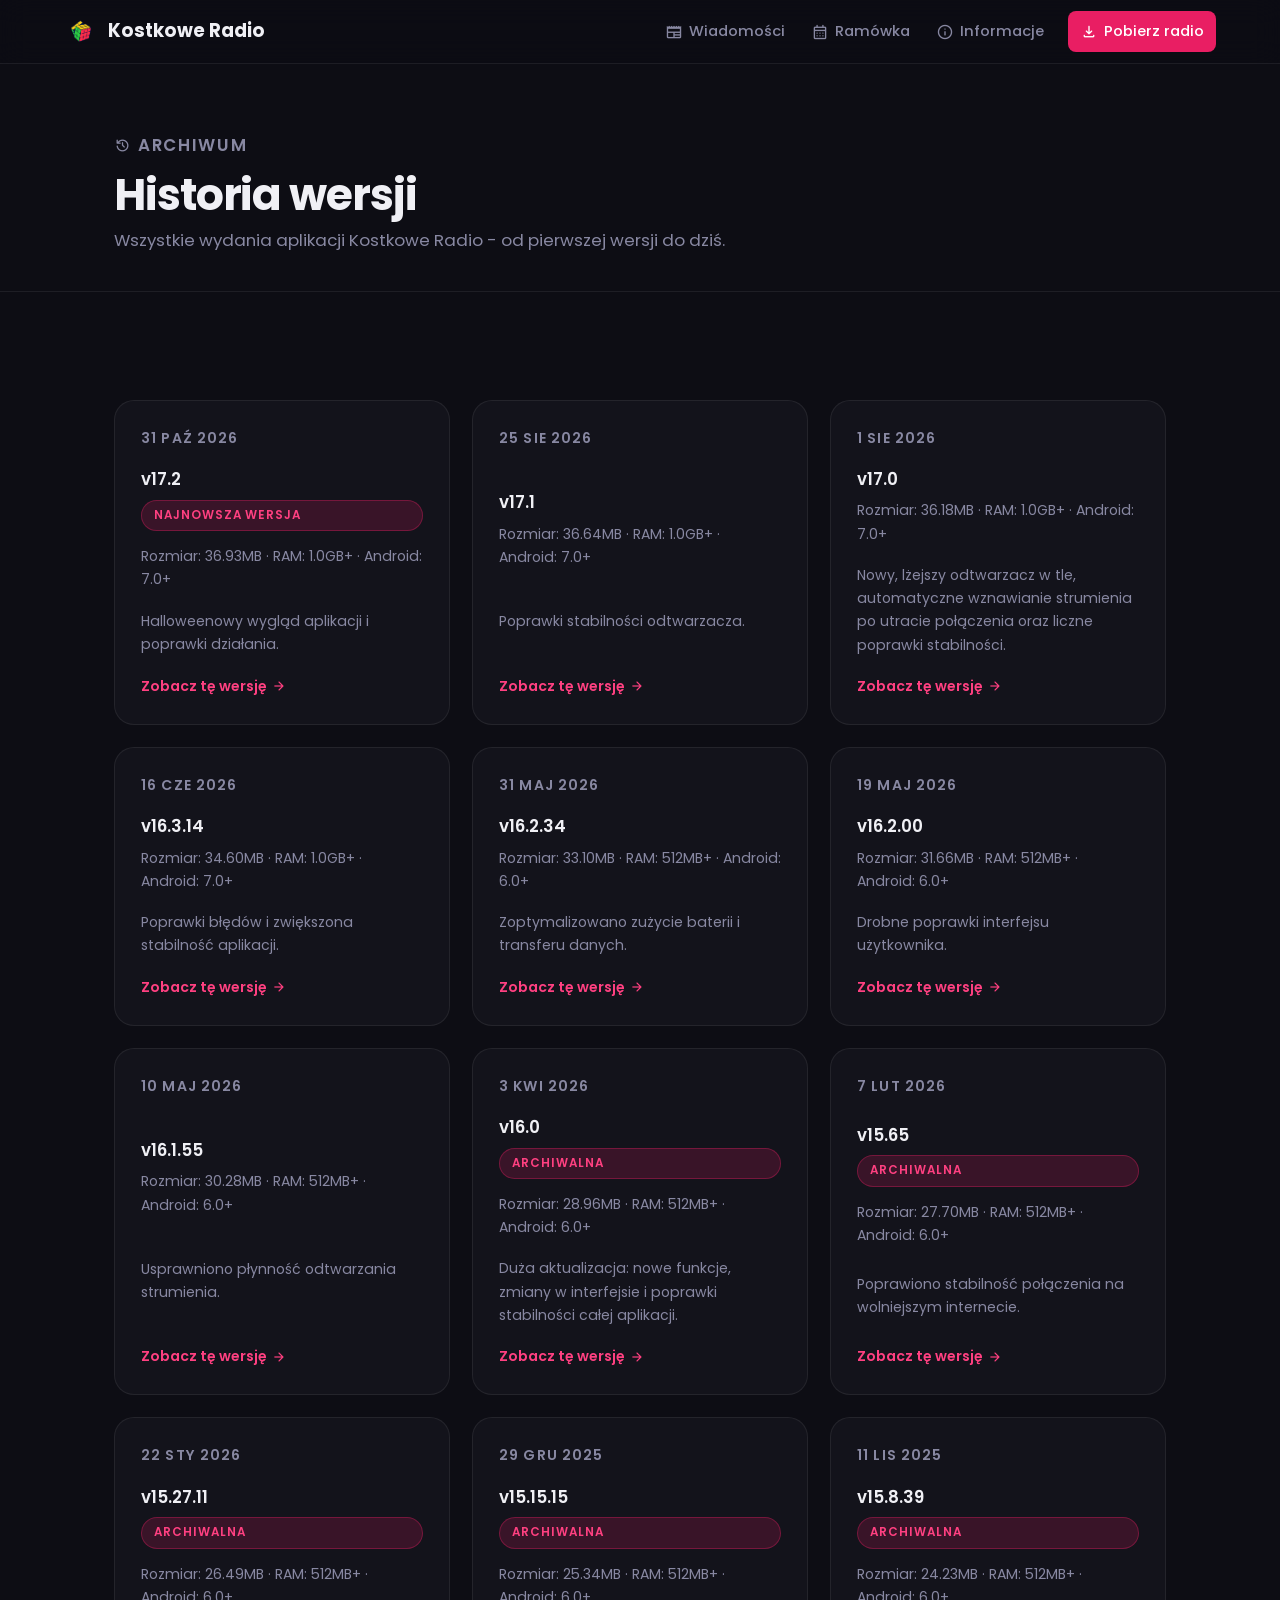
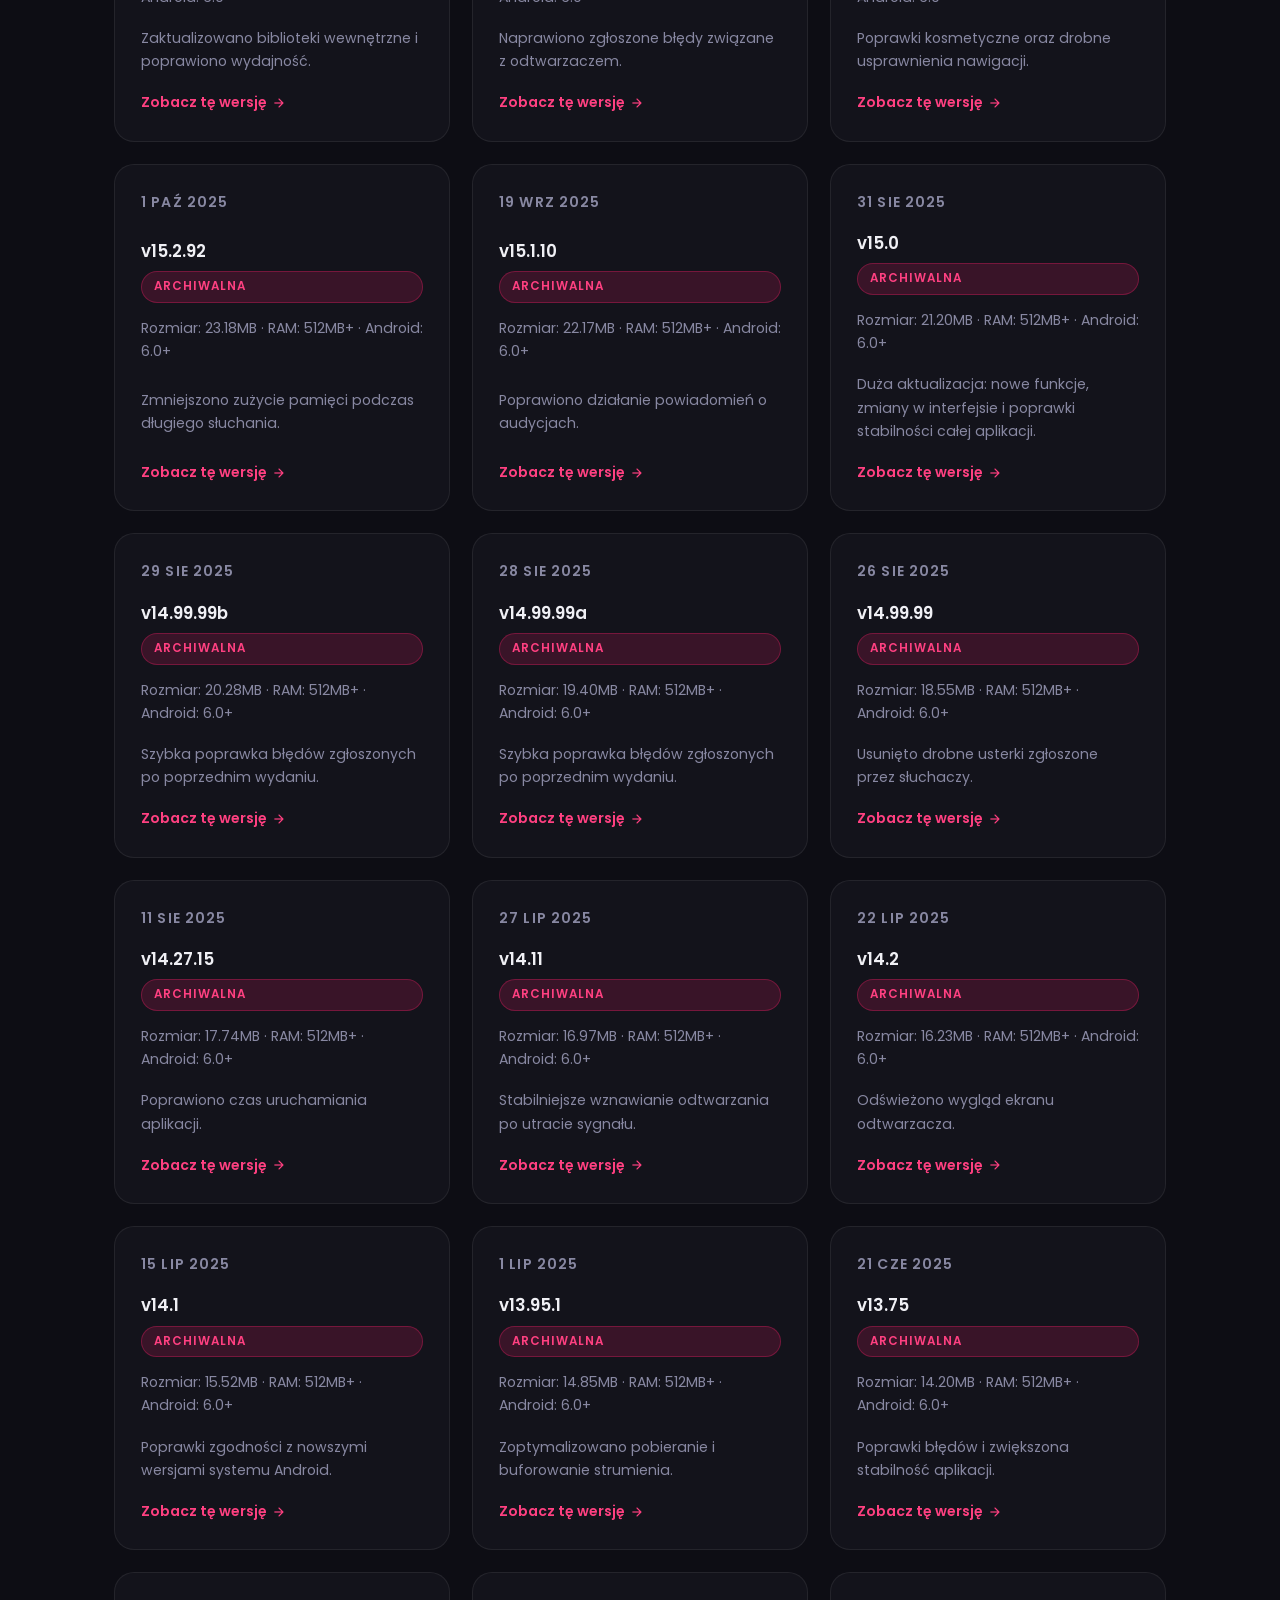
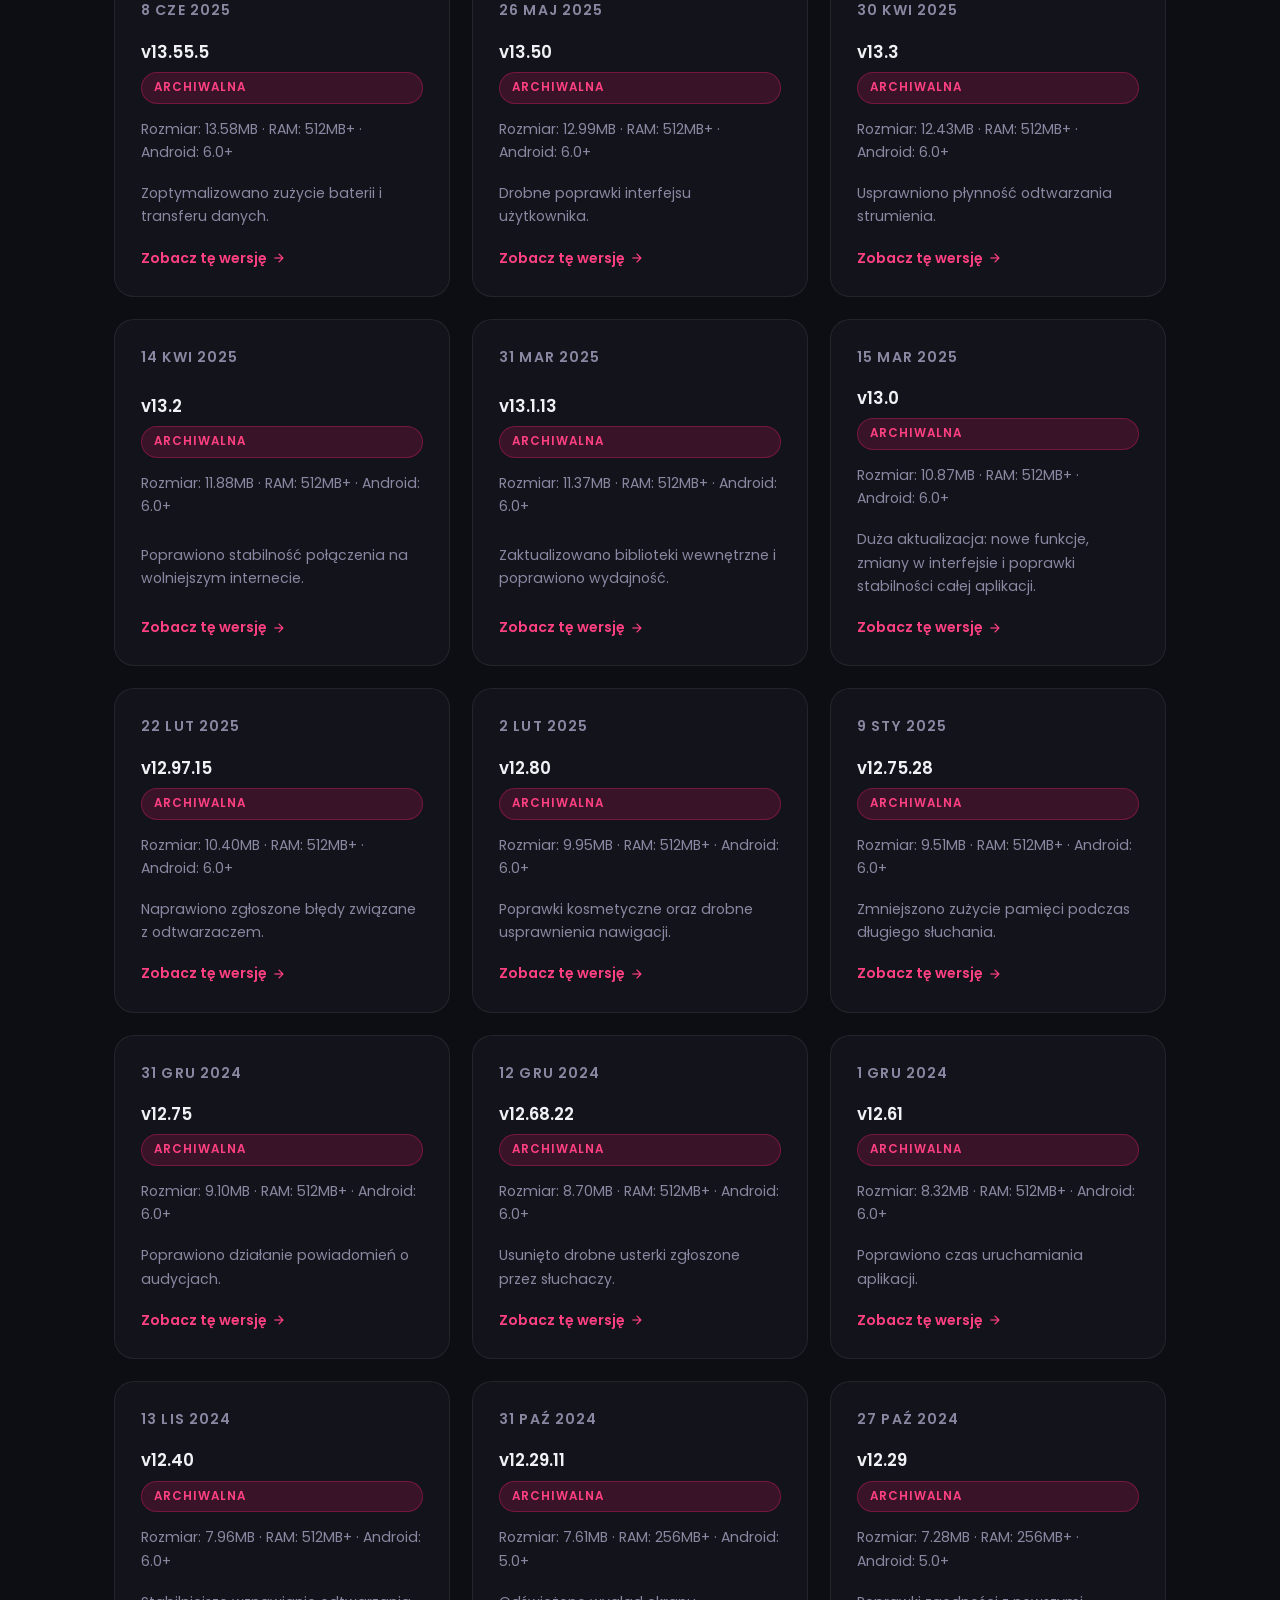
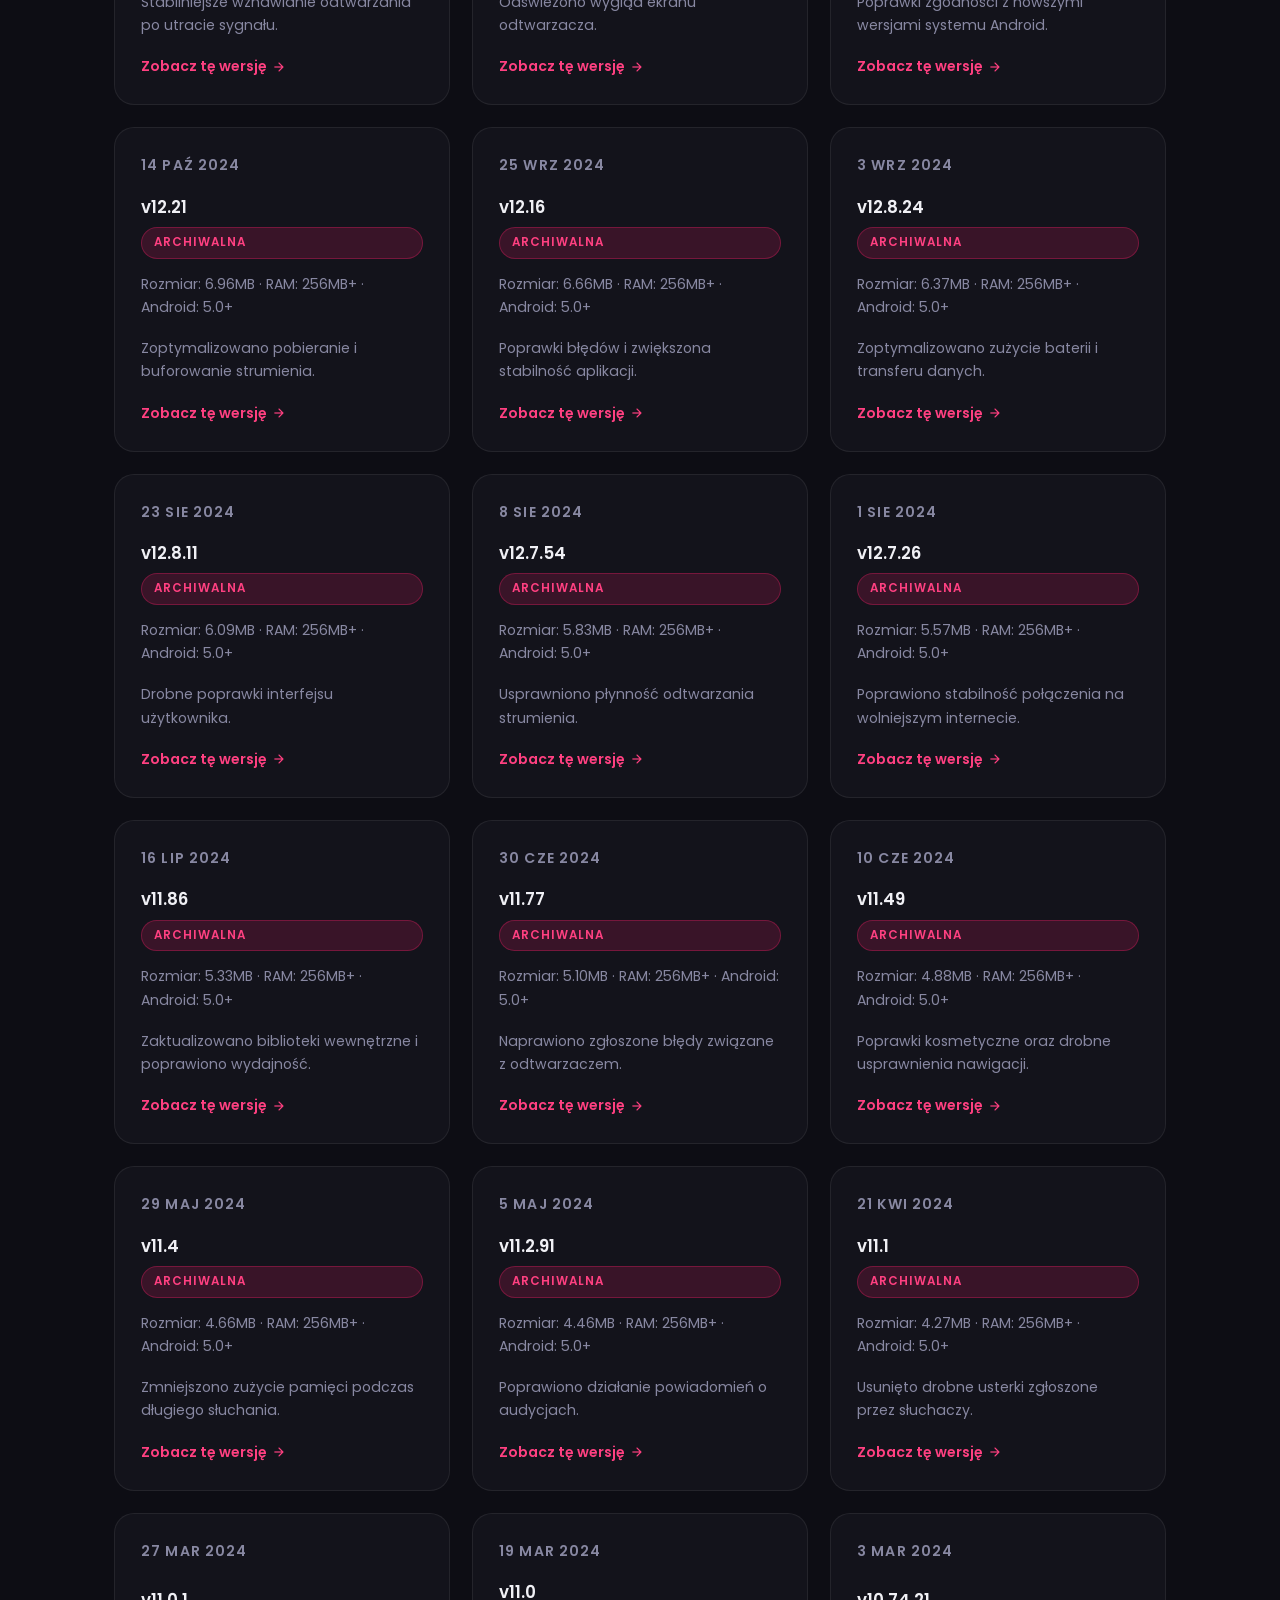
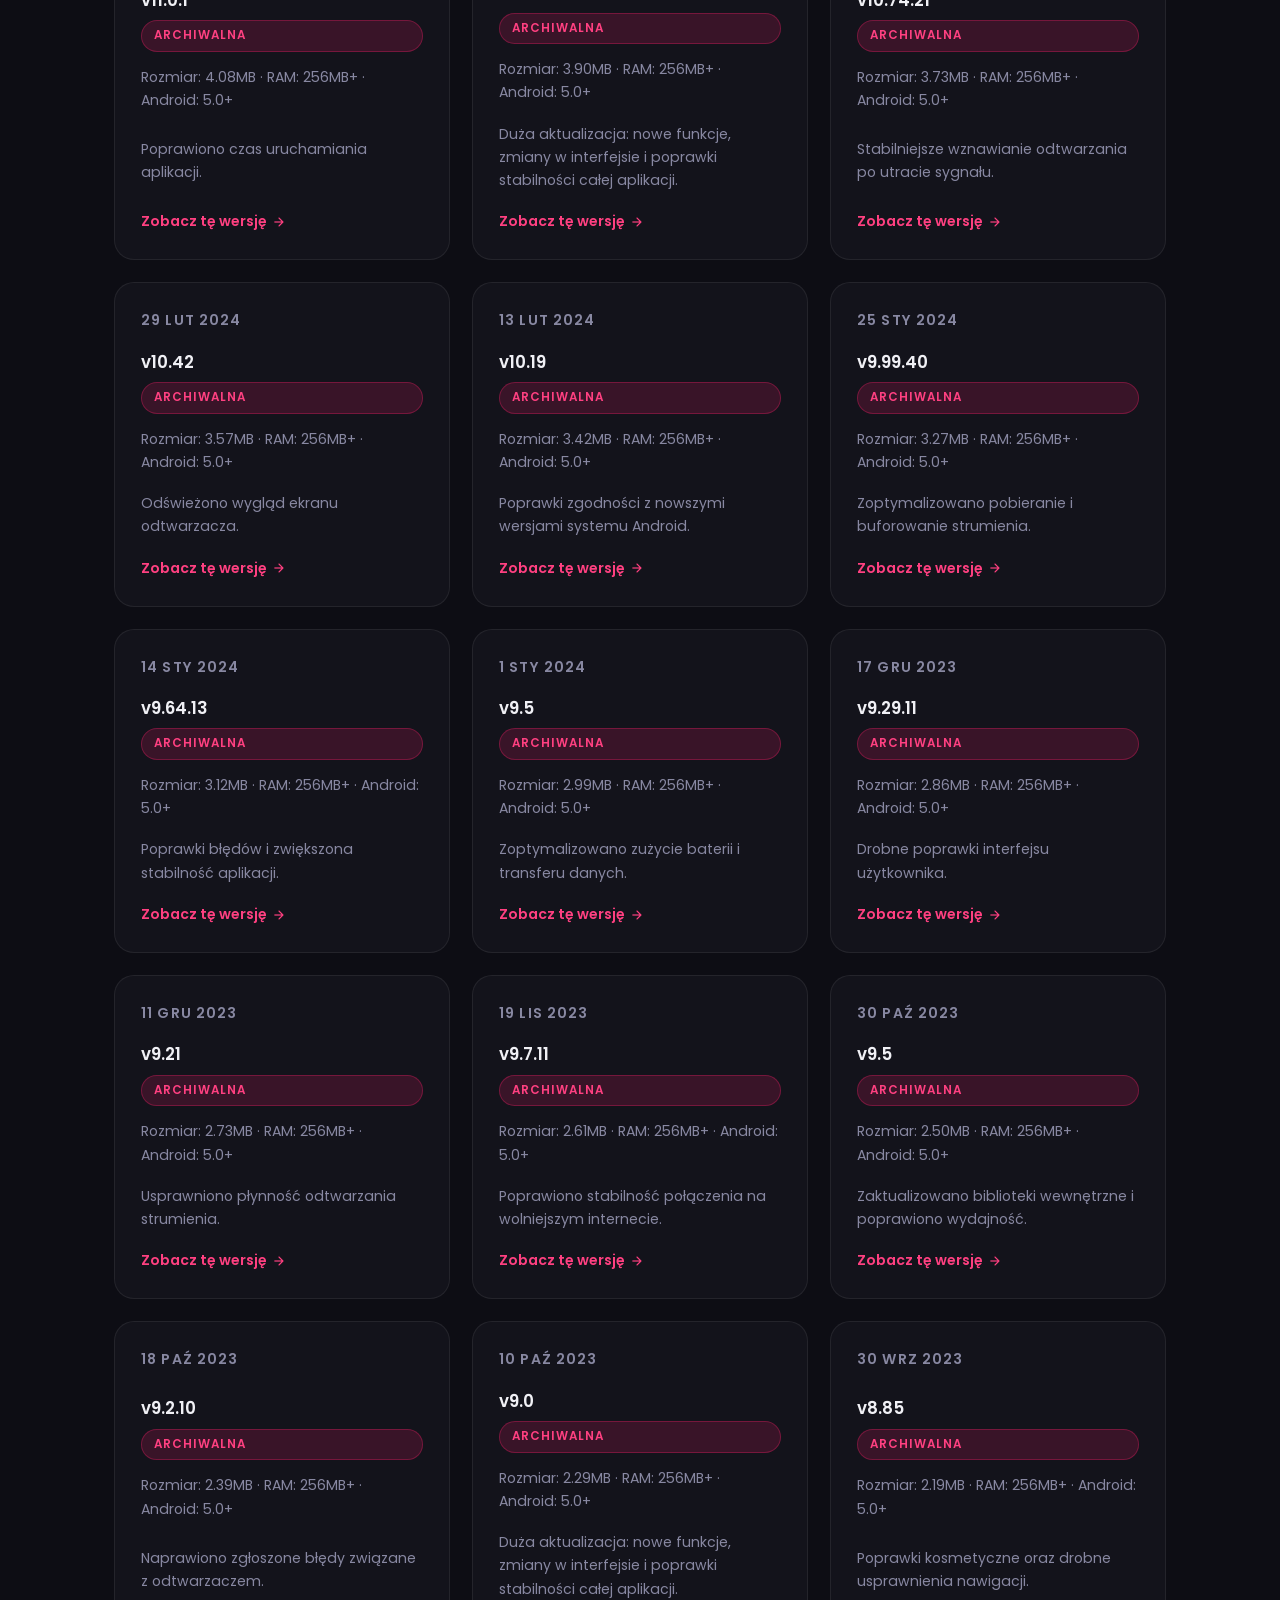
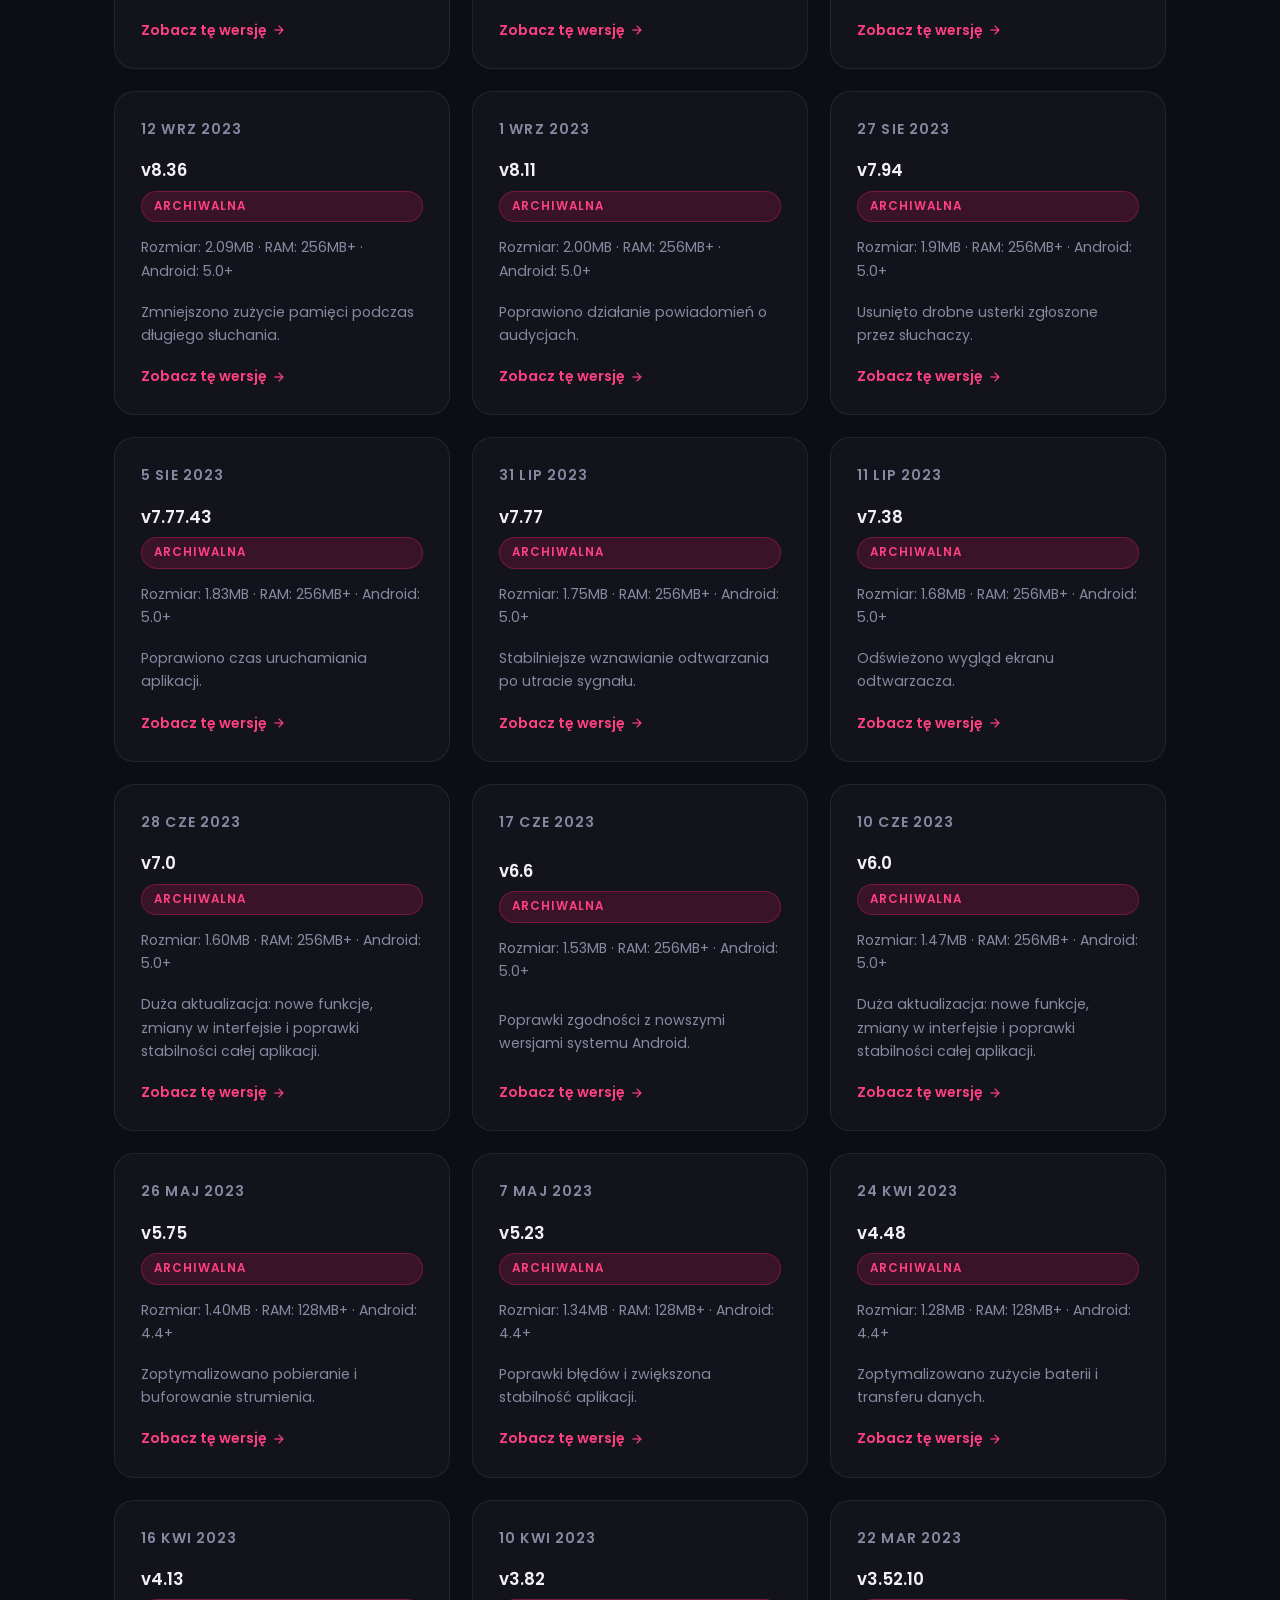
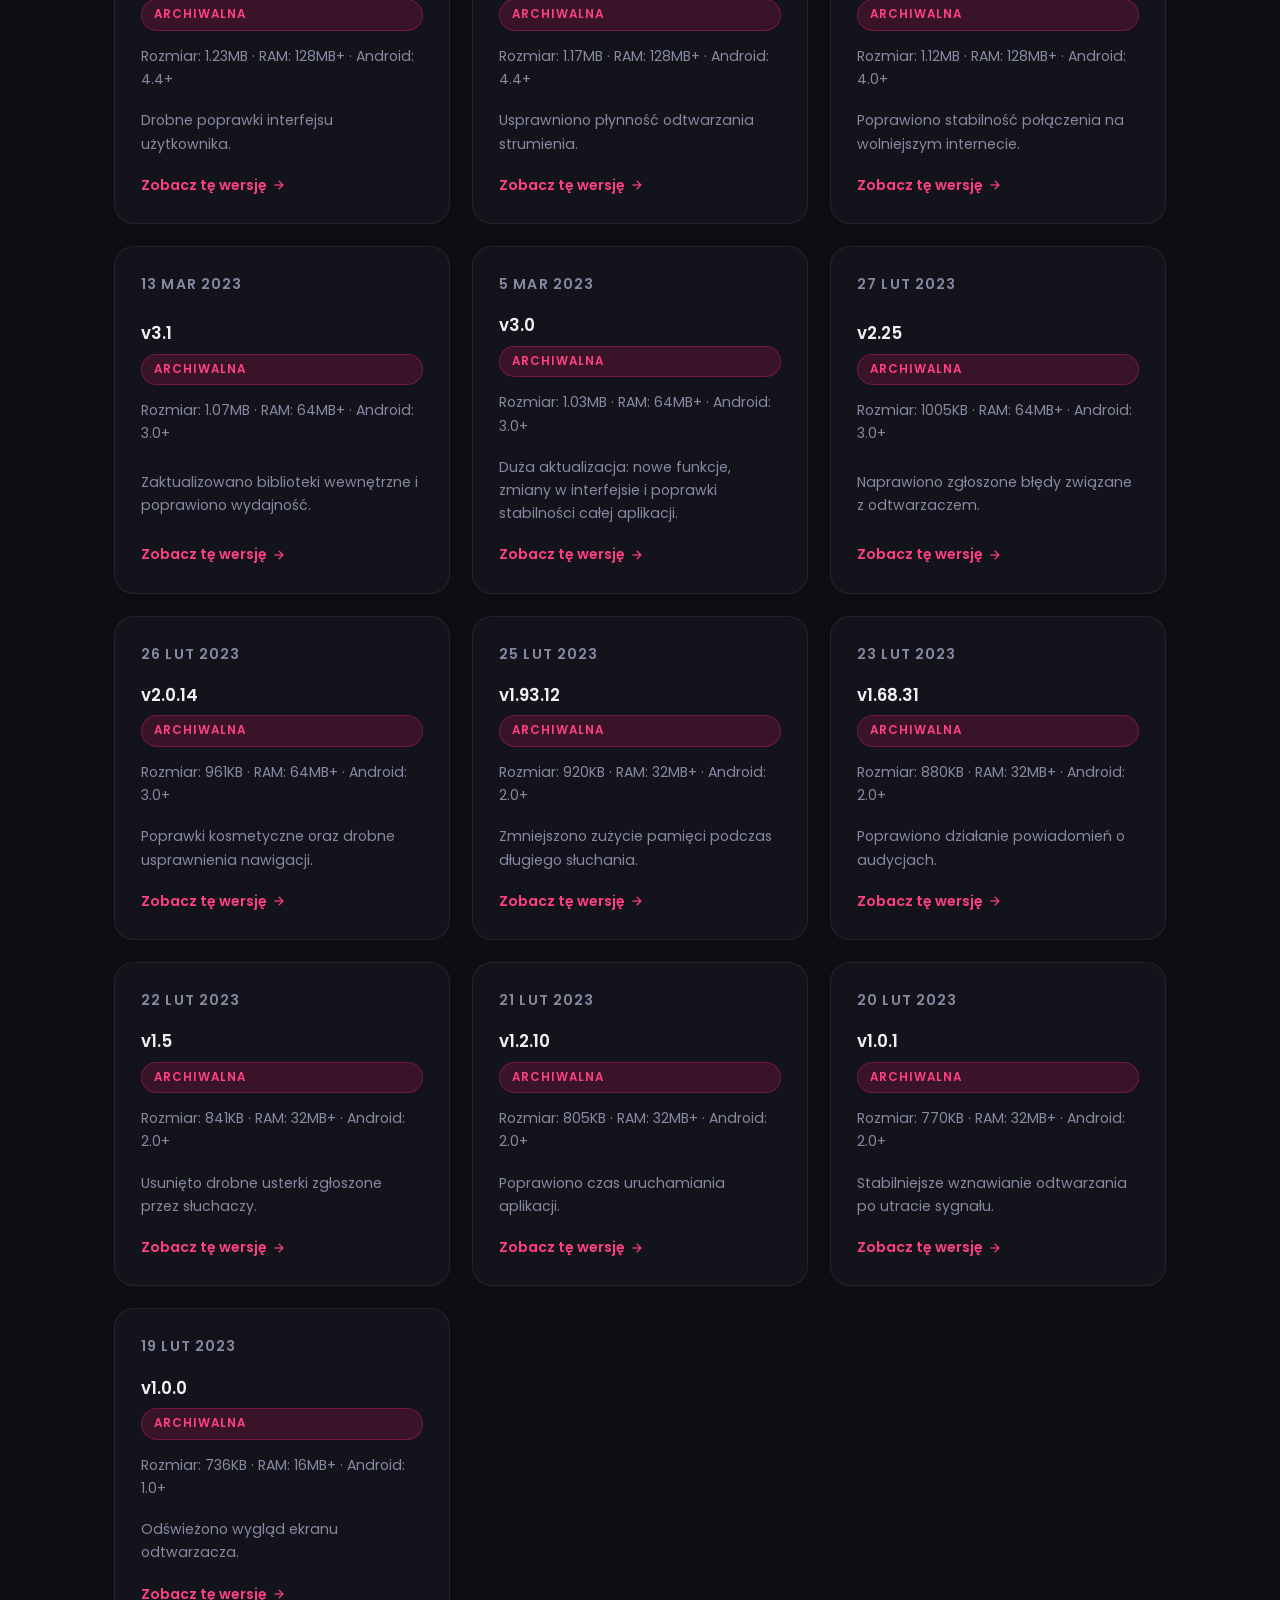
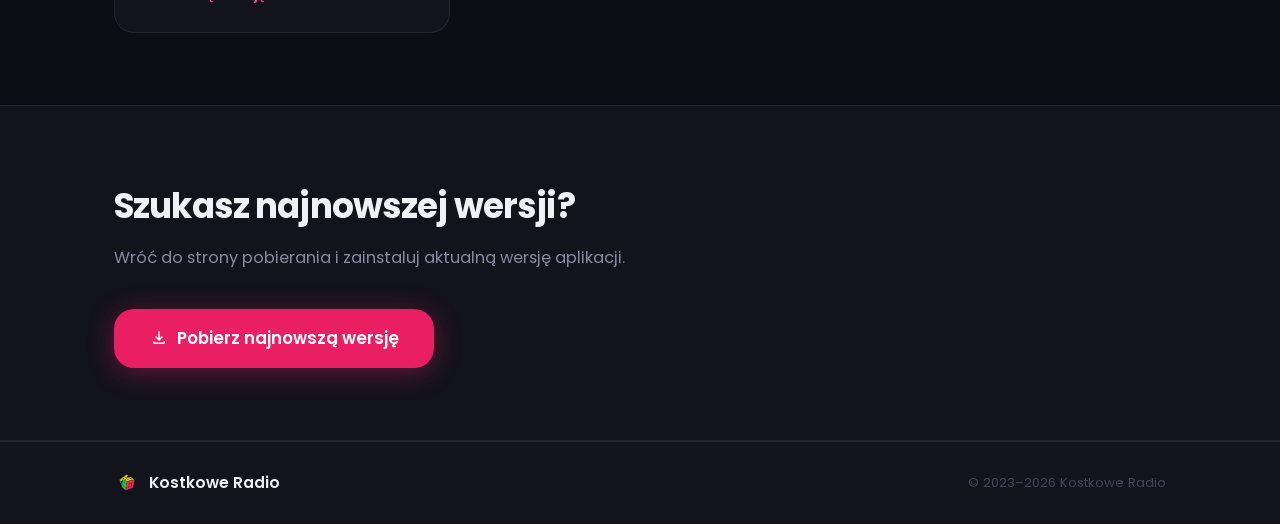
<file: pobierz-kostkowe-radio/historia/index.html>
<!DOCTYPE html>
<html lang="pl">
<head>
  <meta charset="UTF-8" />
  <meta name="viewport" content="width=device-width, initial-scale=1.0" />
  <meta name="description" content="Historia wersji aplikacji Kostkowe Radio — zmiany, poprawki i archiwalne wydania." />
  <title>Historia wersji - Kostkowe Radio</title>
  <link rel="icon" href="https://kostkoweradio.github.io/icon.png" type="image/png" />
  <link rel="preconnect" href="https://fonts.googleapis.com" />
  <link rel="preconnect" href="https://fonts.gstatic.com" crossorigin />
  <link href="https://fonts.googleapis.com/css2?family=Poppins:wght@400;500;600;700&display=swap" rel="stylesheet" />
  <link rel="stylesheet" href="https://fonts.googleapis.com/css2?family=Material+Symbols+Rounded:opsz,wght,FILL,GRAD@20,400,1,0" />
  <link rel="stylesheet" href="/style.css" />
</head>
<body>

  <header class="navbar">
    <div class="navbar-inner">
      <a href="/" class="navbar-brand">
        <img src="https://kostkoweradio.github.io/icon.png" alt="Logo Kostkowe Radio" class="navbar-logo" />
        <span>Kostkowe Radio</span>
      </a>
      <button class="hamburger" id="hamburger" aria-label="Otwórz menu" aria-expanded="false">
        <span class="material-symbols-rounded">menu</span>
      </button>
      <nav class="nav-links" id="nav-links" aria-label="Nawigacja główna">
        <a href="/wiadomosci/" class="nav-link">
          <span class="material-symbols-rounded">newspaper</span>Wiadomości
        </a>
        <a href="/ramowka/" class="nav-link">
          <span class="material-symbols-rounded">calendar_month</span>Ramówka
        </a>
        <a href="/informacje/" class="nav-link">
          <span class="material-symbols-rounded">info</span>Informacje
        </a>
        <a href="/pobierz-kostkowe-radio/" class="nav-link nav-dl">
          <span class="material-symbols-rounded">download</span>Pobierz radio
        </a>
      </nav>
    </div>
  </header>

  <main>

    <section class="page-hero">
      <div class="container">
        <p class="page-eyebrow">
          <span class="material-symbols-rounded">history</span>Archiwum
        </p>
        <h1>Historia wersji</h1>
        <p>Wszystkie wydania aplikacji Kostkowe Radio - od pierwszej wersji do dziś.</p>
      </div>
    </section>

    <section class="section">
      <div class="container">
        <div class="news-grid" id="history-grid">
          <p class="version-error">Wczytywanie historii wersji…</p>
        </div>
        <noscript>
          <p class="version-error">Włącz JavaScript, aby zobaczyć historię wersji.</p>
        </noscript>
      </div>
    </section>

    <section class="section section-alt">
      <div class="container">
        <div class="history-box">
          <div>
            <h2 class="section-title">Szukasz najnowszej wersji?</h2>
            <p class="section-sub">Wróć do strony pobierania i zainstaluj aktualną wersję aplikacji.</p>
          </div>
          <a href="/pobierz-kostkowe-radio/" class="btn btn-primary btn-lg">
            <span class="material-symbols-rounded">download</span>Pobierz najnowszą wersję
          </a>
        </div>
      </div>
    </section>

  </main>

  <footer class="footer">
    <div class="container footer-inner">
      <div class="footer-brand">
        <img src="https://kostkoweradio.github.io/icon.png" alt="" class="footer-logo" aria-hidden="true" />
        <span>Kostkowe Radio</span>
      </div>
      <p class="footer-copy">© 2023–2026 Kostkowe Radio</p>
    </div>
  </footer>

  <script src="/main.js"></script>
  <script>
  (function () {
    'use strict';

    var MONTH_NAMES_PL = ['sty', 'lut', 'mar', 'kwi', 'maj', 'cze', 'lip', 'sie', 'wrz', 'paź', 'lis', 'gru'];
    var HISTORY_MONTHS = 6;

    function formatDatePL(iso) {
      var d = new Date(iso + 'T00:00:00');
      return d.getDate() + ' ' + MONTH_NAMES_PL[d.getMonth()] + ' ' + d.getFullYear();
    }

    function monthsBefore(iso, months) {
      var d = new Date(iso + 'T00:00:00');
      d.setMonth(d.getMonth() - months);
      return d;
    }

    function renderVersions(list) {
      var grid = document.getElementById('history-grid');
      if (!grid) return;

      var sorted = list.slice().sort(function (a, b) { return new Date(b.date) - new Date(a.date); });
      var latest = sorted[0];
      var cutoff = monthsBefore(latest.date, HISTORY_MONTHS);

      grid.innerHTML = '';

      sorted.forEach(function (v) {
        var isLatest = v.date === latest.date;
        var isArchived = new Date(v.date + 'T00:00:00') < cutoff;

        var badge = '';
        if (isLatest) {
          badge = '<span class="dl-badge">Najnowsza wersja</span>';
        } else if (isArchived) {
          badge = '<span class="dl-badge">Archiwalna</span>';
        }

        var card = document.createElement('article');
        card.className = 'news-card';
        card.innerHTML =
          '<p class="news-date">' + formatDatePL(v.date) + '</p>' +
          '<h3>v' + v.version + '</h3>' +
          badge +
          '<p>Rozmiar: ' + v.size + ' · RAM: ' + v.ramLabel + ' · Android: ' + v.androidLabel + '</p>' +
          '<p>' + v.changelog + '</p>' +
          '<a href="/pobierz-kostkowe-radio/?date=' + v.date + '" class="news-more">' +
            'Zobacz tę wersję <span class="material-symbols-rounded" aria-hidden="true">arrow_forward</span>' +
          '</a>';

        grid.appendChild(card);
      });
    }

    async function init() {
      var grid = document.getElementById('history-grid');
      if (!grid) return;
      try {
        var res = await fetch('/wersje.json');
        if (!res.ok) throw new Error('Błąd sieci');
        var data = await res.json();
        if (!Array.isArray(data) || !data.length) throw new Error('Brak danych');
        renderVersions(data);
      } catch (err) {
        grid.innerHTML = '<p class="version-error">Nie udało się wczytać historii wersji. Spróbuj odświeżyć stronę.</p>';
      }
    }

    document.addEventListener('DOMContentLoaded', init);
  })();
  </script>
</body>
</html>
</file>
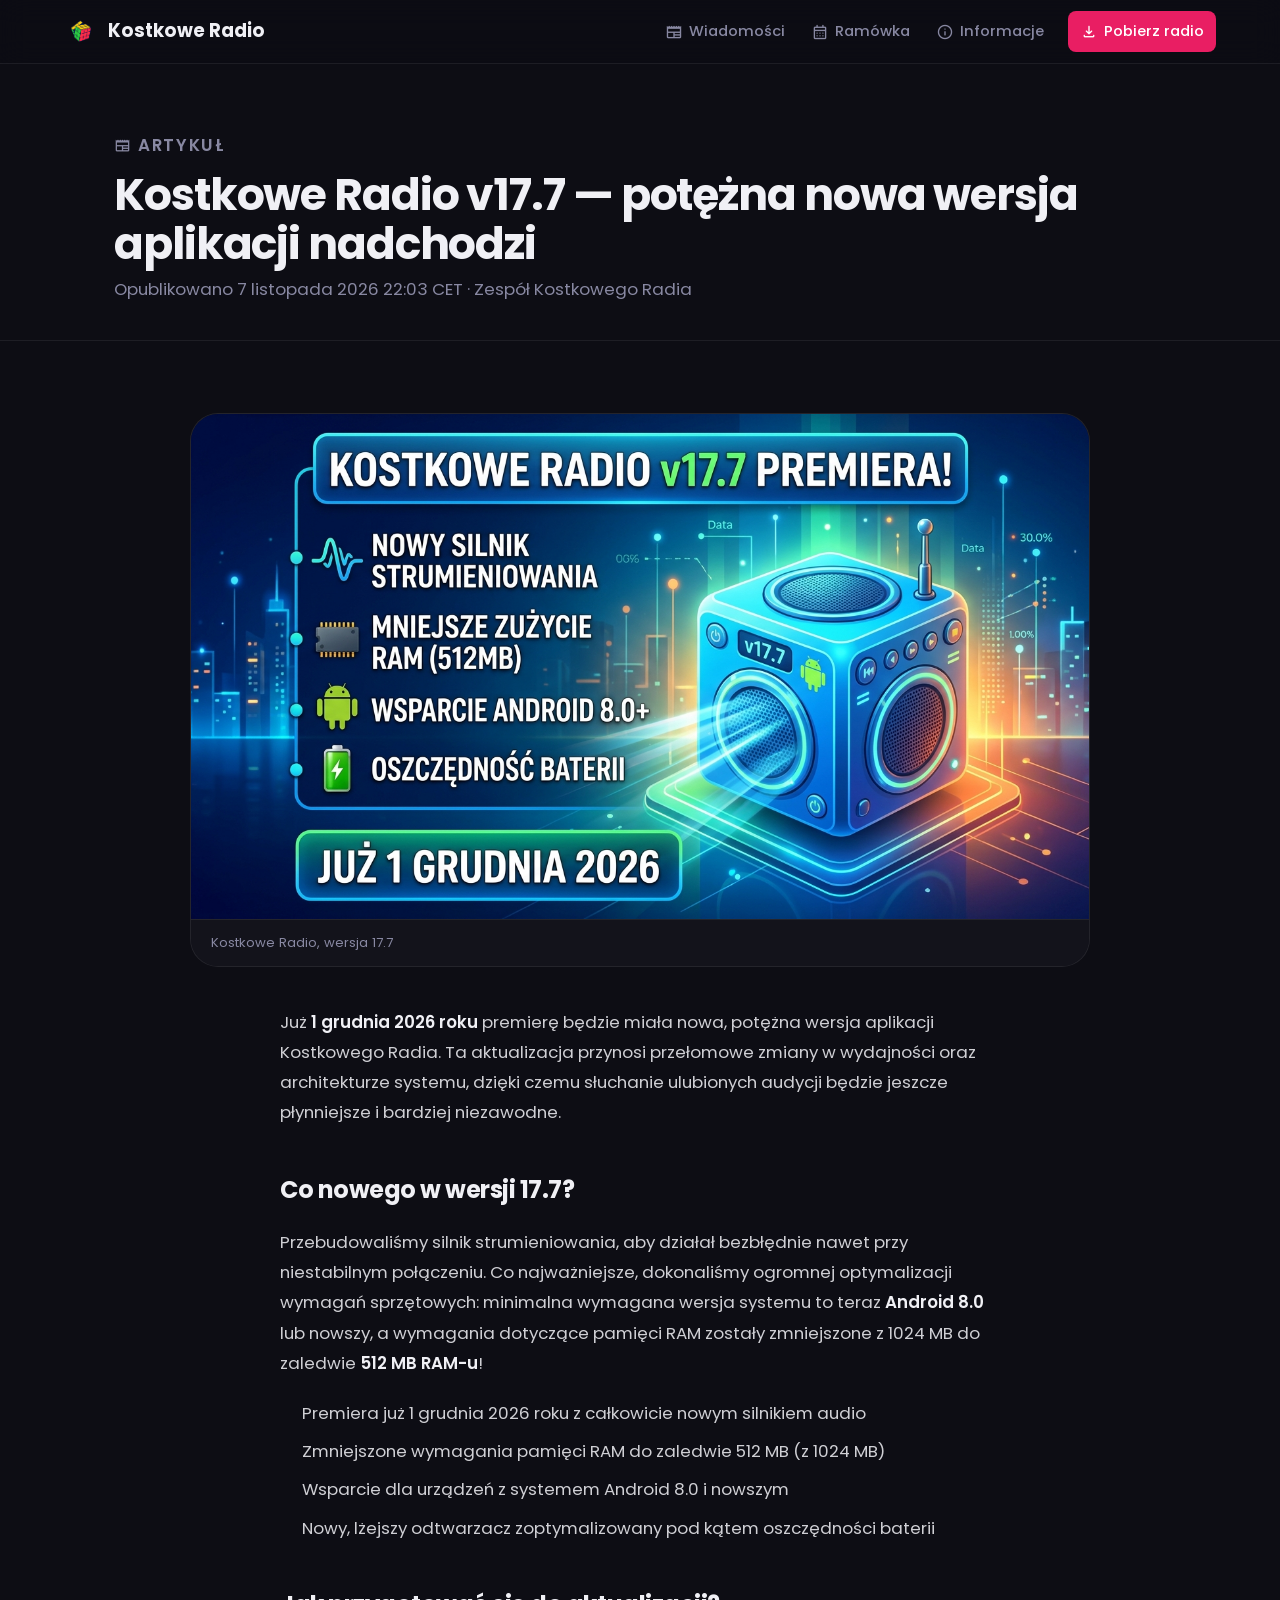
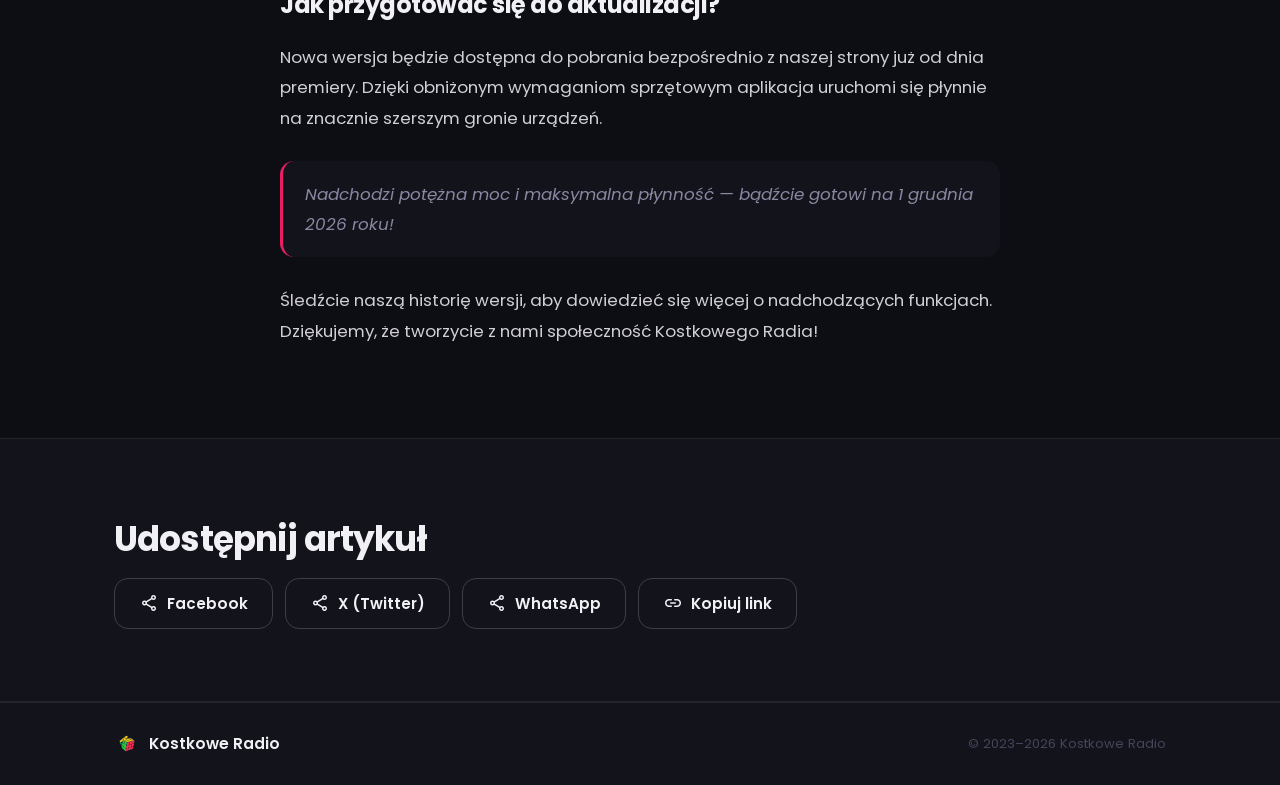
<file: wiadomosci/kostkowe-radio-v17-7-potezna-nowa-wersja-aplikacji-nadchodzi.html>
<!DOCTYPE html>
<html lang="pl">
<head>
  <meta charset="UTF-8" />
  <meta name="viewport" content="width=device-width, initial-scale=1.0" />
  <meta name="description" content="Kostkowe Radio v17.7 - Potężna nowa wersja aplikacji nadchodzi." />
  <title>Kostkowe Radio v17.7 - Potężna nowa wersja aplikacji nadchodzi</title>
  <link rel="icon" href="https://kostkoweradio.github.io/icon.png" type="image/png" />
  <link rel="preconnect" href="https://fonts.googleapis.com" />
  <link rel="preconnect" href="https://fonts.gstatic.com" crossorigin />
  <link href="https://fonts.googleapis.com/css2?family=Poppins:wght@400;500;600;700&display=swap" rel="stylesheet" />
  <link rel="stylesheet" href="https://fonts.googleapis.com/css2?family=Material+Symbols+Rounded:opsz,wght,FILL,GRAD@20,400,1,0" />
  <link rel="stylesheet" href="/style.css" />
  <link rel="stylesheet" href="/style2.css" />
</head>
<body>

  <header class="navbar">
    <div class="navbar-inner">
      <a href="index.html" class="navbar-brand">
        <img src="https://kostkoweradio.github.io/icon.png" alt="Logo Kostkowe Radio" class="navbar-logo" />
        <span>Kostkowe Radio</span>
      </a>
      <button class="hamburger" id="hamburger" aria-label="Otwórz menu" aria-expanded="false">
        <span class="material-symbols-rounded">menu</span>
      </button>
      <nav class="nav-links" id="nav-links" aria-label="Nawigacja główna">
        <a href="/wiadomosci/" class="nav-link">
          <span class="material-symbols-rounded">newspaper</span>Wiadomości
        </a>
        <a href="/ramowka/" class="nav-link">
          <span class="material-symbols-rounded">calendar_month</span>Ramówka
        </a>
        <a href="/informacje/" class="nav-link">
          <span class="material-symbols-rounded">info</span>Informacje
        </a>
        <a href="/pobierz-kostkowe-radio/" class="nav-link nav-dl">
          <span class="material-symbols-rounded">download</span>Pobierz radio
        </a>
      </nav>
    </div>
  </header>

  <main>

    <section class="page-hero">      <div class="container">        <p class="page-eyebrow">          <span class="material-symbols-rounded">newspaper</span>Artykuł        </p>        <h1>Kostkowe Radio v17.7 — potężna nowa wersja aplikacji nadchodzi</h1>        <p>Opublikowano 7 listopada 2026 22:03 CET · Zespół Kostkowego Radia</p>      </div>    </section>
<section class="section">      <div class="container">
    <figure class="article-cover">          <img            id="article-image"            src="https://kostkoweradio.github.io/kostkowe-radio-v17-7-potezna-nowa-wersja-aplikacji-nadchodzi.jpg"            alt="Kostkowe Radio — nadchodząca wersja 17.7"            draggable="false"            oncontextmenu="return false" />          <div id="image-shield" class="image-shield" aria-hidden="true" oncontextmenu="return false"></div>          <figcaption>Kostkowe Radio, wersja 17.7</figcaption>        </figure>
    <div class="article-body">          <p>Już <strong>1 grudnia 2026 roku</strong> premierę będzie miała nowa, potężna wersja aplikacji Kostkowego Radia. Ta aktualizacja przynosi przełomowe zmiany w wydajności oraz architekturze systemu, dzięki czemu słuchanie ulubionych audycji będzie jeszcze płynniejsze i bardziej niezawodne.</p>
      <h2>Co nowego w wersji 17.7?</h2>          <p>Przebudowaliśmy silnik strumieniowania, aby działał bezbłędnie nawet przy niestabilnym połączeniu. Co najważniejsze, dokonaliśmy ogromnej optymalizacji wymagań sprzętowych: minimalna wymagana wersja systemu to teraz <strong>Android 8.0</strong> lub nowszy, a wymagania dotyczące pamięci RAM zostały zmniejszone z 1024 MB do zaledwie <strong>512 MB RAM-u</strong>!</p>
      <ul>            <li>Premiera już 1 grudnia 2026 roku z całkowicie nowym silnikiem audio</li>            <li>Zmniejszone wymagania pamięci RAM do zaledwie 512 MB (z 1024 MB)</li>            <li>Wsparcie dla urządzeń z systemem Android 8.0 i nowszym</li>            <li>Nowy, lżejszy odtwarzacz zoptymalizowany pod kątem oszczędności baterii</li>          </ul>
      <h2>Jak przygotować się do aktualizacji?</h2>          <p>Nowa wersja będzie dostępna do pobrania bezpośrednio z naszej strony już od dnia premiery. Dzięki obniżonym wymaganiom sprzętowym aplikacja uruchomi się płynnie na znacznie szerszym gronie urządzeń.</p>
      <blockquote>Nadchodzi potężna moc i maksymalna płynność — bądźcie gotowi na 1 grudnia 2026 roku!</blockquote>
      <p>Śledźcie naszą historię wersji, aby dowiedzieć się więcej o nadchodzących funkcjach. Dziękujemy, że tworzycie z nami społeczność Kostkowego Radia!</p>        </div>
  </div>    </section>


    <section class="section section-alt" aria-labelledby="share-title">
      <div class="container">
        <h2 class="section-title" id="share-title">Udostępnij artykuł</h2>
        <div class="hero-actions">
          <a class="btn btn-outline" id="share-fb" href="#" target="_blank" rel="noopener noreferrer">
            <span class="material-symbols-rounded" aria-hidden="true">share</span>Facebook
          </a>
          <a class="btn btn-outline" id="share-x" href="#" target="_blank" rel="noopener noreferrer">
            <span class="material-symbols-rounded" aria-hidden="true">share</span>X (Twitter)
          </a>
          <a class="btn btn-outline" id="share-wa" href="#" target="_blank" rel="noopener noreferrer">
            <span class="material-symbols-rounded" aria-hidden="true">share</span>WhatsApp
          </a>
          <button class="btn btn-outline" id="share-copy" type="button">
            <span class="material-symbols-rounded" aria-hidden="true">link</span>
            <span class="share-copy-label">Kopiuj link</span>
          </button>
        </div>
      </div>
    </section>

  </main>

  <footer class="footer">
    <div class="container footer-inner">
      <div class="footer-brand">
        <img src="https://kostkoweradio.github.io/icon.png" alt="" class="footer-logo" aria-hidden="true" />
        <span>Kostkowe Radio</span>
      </div>
      <p class="footer-copy">© 2023–2026 Kostkowe Radio</p>
    </div>
  </footer>

  <script src="/main.js"></script>
  <script>
  (function () {
    'use strict';

    var img = document.getElementById('article-image');
    var shield = document.getElementById('image-shield');

    [img, shield].forEach(function (el) {
      if (!el) return;
      el.addEventListener('dragstart', function (e) { e.preventDefault(); });
      el.addEventListener('contextmenu', function (e) { e.preventDefault(); });
    });

    var pageUrl = window.location.href;
    var pageTitle = document.title;

    var fb = document.getElementById('share-fb');
    var x = document.getElementById('share-x');
    var wa = document.getElementById('share-wa');
    var copyBtn = document.getElementById('share-copy');

    if (fb) fb.href = 'https://www.facebook.com/sharer/sharer.php?u=' + encodeURIComponent(pageUrl);
    if (x)  x.href  = 'https://twitter.com/intent/tweet?url=' + encodeURIComponent(pageUrl) + '&text=' + encodeURIComponent(pageTitle);
    if (wa) wa.href = 'https://wa.me/?text=' + encodeURIComponent(pageTitle + ' ' + pageUrl);

    if (copyBtn) {
      copyBtn.addEventListener('click', function () {
        var label = copyBtn.querySelector('.share-copy-label');
        if (!navigator.clipboard) return;
        navigator.clipboard.writeText(pageUrl).then(function () {
          if (!label) return;
          var original = label.textContent;
          label.textContent = 'Skopiowano!';
          setTimeout(function () { label.textContent = original; }, 2000);
        });
      });
    }
  })();
  </script>
</body>
</html>
</file>
<file: style.css>
/* =====================================================
   Kostkowe Radio — style.css
   ===================================================== */

/* ===== CSS VARIABLES ===== */
:root {
  --bg:         #0d0d14;
  --surface:    #13131b;
  --surface-el: #1b1b27;
  --border:     rgba(255,255,255,0.07);
  --border-hi:  rgba(233,30,99,0.35);
  --accent:     #e91e63;
  --accent-lt:  #ff4081;
  --accent-glow:rgba(233,30,99,0.18);
  --txt:        #f0f0f5;
  --txt-2:      #8888a2;
  --txt-3:      #44445a;
  --r-sm:  8px;
  --r-md: 14px;
  --r-lg: 20px;
  --r-xl: 28px;
  --sh-accent: 0 4px 26px rgba(233,30,99,0.38);
  --nav-h: 64px;
  --font: 'Poppins', system-ui, sans-serif;
  --ease: 0.2s ease;
}

/* ===== RESET ===== */
*, *::before, *::after { box-sizing: border-box; margin: 0; padding: 0; }
img { display: block; max-width: 100%; }
a   { color: inherit; text-decoration: none; }
button { font-family: inherit; cursor: pointer; }
ul { list-style: none; }

/* ===== BASE ===== */
html { scroll-behavior: smooth; }
body {
  font-family: var(--font);
  background: var(--bg);
  color: var(--txt);
  line-height: 1.65;
  overflow-x: hidden;
}

/* ===== CONTAINER ===== */
.container {
  max-width: 1100px;
  margin: 0 auto;
  padding: 0 24px;
}

/* =====================================================
   NAVBAR
   ===================================================== */
.navbar {
  position: sticky;
  top: 0;
  z-index: 900;
  height: var(--nav-h);
  background: rgba(13,13,20,0.92);
  backdrop-filter: blur(14px);
  -webkit-backdrop-filter: blur(14px);
  border-bottom: 1px solid var(--border);
}
.navbar-inner {
  max-width: 1200px;
  margin: 0 auto;
  padding: 0 24px;
  height: 100%;
  display: flex;
  align-items: center;
  justify-content: space-between;
}
.navbar-brand {
  display: flex;
  align-items: center;
  gap: 10px;
  font-weight: 700;
  font-size: 1.15rem;
  color: var(--txt);
  flex-shrink: 0;
}
.navbar-logo { width: 34px; height: 34px; object-fit: contain; }

.nav-links { display: flex; align-items: center; gap: 2px; }
.nav-link {
  display: inline-flex;
  align-items: center;
  gap: 6px;
  padding: 8px 12px;
  border-radius: var(--r-sm);
  font-size: 0.92rem;
  font-weight: 500;
  color: var(--txt-2);
  white-space: nowrap;
  transition: color var(--ease), background var(--ease);
}
.nav-link .material-symbols-rounded { font-size: 18px; flex-shrink: 0; }
.nav-link:hover,
.nav-link.active { color: var(--txt); background: var(--surface-el); }

.nav-dl {
  background: var(--accent);
  color: #fff !important;
  margin-left: 10px;
}
.nav-dl:hover { background: var(--accent-lt) !important; }

.hamburger {
  display: none;
  align-items: center;
  justify-content: center;
  background: none;
  border: none;
  color: var(--txt);
  padding: 8px;
  border-radius: var(--r-sm);
}
.hamburger .material-symbols-rounded { font-size: 26px; }

/* =====================================================
   HERO
   ===================================================== */
.hero {
  position: relative;
  min-height: calc(100vh - var(--nav-h));
  background:
    url('https://kostkoweradio.github.io/0yg11h.jpg')
    center/cover no-repeat;
  background-color: var(--surface);
  display: flex;
  align-items: flex-end;
  padding: 64px 5% 80px;
  overflow: hidden;
}
.hero::before {
  content: '';
  position: absolute;
  inset: 0;
  background: linear-gradient(
    to top,
    rgba(13,13,20,1)    0%,
    rgba(13,13,20,0.72) 45%,
    rgba(13,13,20,0.28) 100%
  );
  z-index: 0;
}
.hero-content { position: relative; z-index: 1; max-width: 640px; }
.hero-label {
  display: inline-block;
  font-size: 0.78rem;
  font-weight: 600;
  letter-spacing: 0.1em;
  text-transform: uppercase;
  color: var(--accent-lt);
  margin-bottom: 14px;
}
.hero-title {
  font-size: clamp(2.2rem, 5.5vw, 4rem);
  font-weight: 700;
  line-height: 1.1;
  letter-spacing: -0.03em;
  margin-bottom: 14px;
}
.hero-sub {
  font-size: clamp(0.95rem, 2vw, 1.2rem);
  color: rgba(240,240,245,0.68);
  margin-bottom: 32px;
  max-width: 460px;
}
.hero-actions { display: flex; flex-wrap: wrap; gap: 12px; }

/* =====================================================
   BUTTONS
   ===================================================== */
.btn {
  display: inline-flex;
  align-items: center;
  gap: 8px;
  padding: 12px 24px;
  border-radius: var(--r-md);
  font-family: var(--font);
  font-weight: 600;
  font-size: 0.95rem;
  border: 1.5px solid transparent;
  transition: transform var(--ease), box-shadow var(--ease), background var(--ease), border-color var(--ease);
}
.btn .material-symbols-rounded { font-size: 20px; }
.btn:active { transform: scale(0.97); }

.btn-primary {
  background: var(--accent);
  color: #fff;
  box-shadow: var(--sh-accent);
}
.btn-primary:hover {
  background: var(--accent-lt);
  transform: translateY(-1px);
  box-shadow: 0 6px 32px rgba(233,30,99,0.48);
}
.btn-outline {
  background: transparent;
  color: var(--txt);
  border-color: rgba(255,255,255,0.18);
}
.btn-outline:hover {
  border-color: rgba(255,255,255,0.4);
  background: rgba(255,255,255,0.05);
}
.btn-ghost {
  background: var(--surface-el);
  color: var(--accent-lt);
  border-color: var(--border);
}
.btn-ghost:hover { background: var(--accent); color: #fff; border-color: var(--accent); }

.btn-lg { padding: 15px 34px; font-size: 1.05rem; border-radius: var(--r-lg); }

/* ===== LIVE DOT ===== */
.live-dot {
  display: inline-block;
  width: 8px; height: 8px;
  border-radius: 50%;
  background: currentColor;
  flex-shrink: 0;
  animation: pulse-dot 2.2s ease-in-out infinite;
}
.live-dot-md { width: 11px; height: 11px; color: var(--accent-lt); }
@keyframes pulse-dot {
  0%,100% { opacity: 1; transform: scale(1); }
  50%      { opacity: 0.4; transform: scale(0.75); }
}

/* =====================================================
   SECTIONS
   ===================================================== */
.section { padding: 72px 0; }
.section-alt {
  background: var(--surface);
  border-top:    1px solid var(--border);
  border-bottom: 1px solid var(--border);
}
.section-title {
  font-size: clamp(1.45rem, 3vw, 2.15rem);
  font-weight: 700;
  letter-spacing: -0.025em;
  margin-bottom: 10px;
}
.section-sub {
  font-size: 1.02rem;
  color: var(--txt-2);
  max-width: 580px;
  line-height: 1.72;
  margin-bottom: 36px;
}

/* =====================================================
   FEATURE GRID
   ===================================================== */
.feature-grid {
  display: grid;
  grid-template-columns: repeat(auto-fit, minmax(220px, 1fr));
  gap: 18px;
  margin-top: 36px;
}
.feature-card {
  background: var(--surface);
  border: 1px solid var(--border);
  border-radius: var(--r-lg);
  padding: 26px;
  transition: border-color var(--ease), transform var(--ease);
}
.feature-card:hover { border-color: var(--border-hi); transform: translateY(-3px); }
.feature-icon { font-size: 32px; color: var(--accent); display: block; margin-bottom: 12px; }
.feature-card h3 { font-size: 1rem; font-weight: 600; margin-bottom: 6px; }
.feature-card p  { font-size: 0.88rem; color: var(--txt-2); line-height: 1.62; }

/* =====================================================
   DOWNLOAD PANEL
   ===================================================== */
.download-panel {
  display: grid;
  grid-template-columns: 1fr 130px;
  align-items: center;
  gap: 32px;
  background: linear-gradient(135deg, var(--surface-el) 0%, rgba(233,30,99,0.07) 100%);
  border: 1px solid var(--border-hi);
  border-radius: var(--r-xl);
  padding: 48px;
  overflow: hidden;
}
.dl-badge {
  display: inline-block;
  background: var(--accent-glow);
  color: var(--accent-lt);
  border: 1px solid var(--border-hi);
  font-size: 0.74rem;
  font-weight: 600;
  letter-spacing: 0.08em;
  text-transform: uppercase;
  padding: 5px 12px;
  border-radius: 100px;
  margin-bottom: 14px;
}
.download-text h2 {
  font-size: clamp(1.5rem, 3.5vw, 2.2rem);
  font-weight: 700;
  letter-spacing: -0.025em;
  margin-bottom: 10px;
}
.download-text p {
  font-size: 1rem;
  color: var(--txt-2);
  line-height: 1.7;
  margin-bottom: 26px;
  max-width: 440px;
}
.dl-visual {
  display: flex;
  justify-content: center;
  align-items: center;
}
.dl-visual .material-symbols-rounded {
  font-size: 110px;
  color: rgba(233,30,99,0.13);
  user-select: none;
}

/* =====================================================
   PODCAST CARDS
   ===================================================== */
.podcast-grid {
  display: grid;
  grid-template-columns: repeat(auto-fill, minmax(290px, 1fr));
  gap: 20px;
  margin-top: 32px;
}
.podcast-card {
  background: var(--surface);
  border: 1px solid var(--border);
  border-radius: var(--r-lg);
  padding: 24px;
  transition: border-color var(--ease), transform var(--ease);
}
.podcast-card:hover { border-color: var(--border-hi); transform: translateY(-2px); }
.podcast-ep {
  font-size: 0.74rem;
  font-weight: 600;
  letter-spacing: 0.1em;
  text-transform: uppercase;
  color: var(--accent);
  margin-bottom: 8px;
}
.podcast-card h3 { font-size: 1.05rem; font-weight: 600; margin-bottom: 8px; }
.podcast-card p  { font-size: 0.88rem; color: var(--txt-2); line-height: 1.62; margin-bottom: 20px; }

/* =====================================================
   LIVE SECTION
   ===================================================== */
.section-live {
  background: radial-gradient(
    ellipse 80% 60% at 50% 100%,
    rgba(233,30,99,0.08) 0%,
    var(--surface) 70%
  );
  border-top:    1px solid var(--border);
  border-bottom: 1px solid var(--border);
}
.live-panel { text-align: center; padding: 8px 0; }
.live-badge {
  display: inline-flex;
  align-items: center;
  gap: 8px;
  background: var(--surface-el);
  border: 1px solid var(--border-hi);
  border-radius: 100px;
  padding: 6px 16px;
  font-size: 0.74rem;
  font-weight: 700;
  letter-spacing: 0.1em;
  color: var(--accent-lt);
  margin-bottom: 18px;
}
.live-panel h2 {
  font-size: clamp(1.45rem, 3.5vw, 2.15rem);
  font-weight: 700;
  letter-spacing: -0.025em;
  margin-bottom: 10px;
}
.live-panel > p { color: var(--txt-2); font-size: 1rem; margin-bottom: 28px; }

/* =====================================================
   QUICK TILES
   ===================================================== */
.tiles-grid {
  display: grid;
  grid-template-columns: repeat(auto-fit, minmax(140px, 1fr));
  gap: 14px;
  margin-top: 28px;
}
.tile {
  display: flex;
  flex-direction: column;
  align-items: center;
  gap: 10px;
  background: var(--surface);
  border: 1px solid var(--border);
  border-radius: var(--r-lg);
  padding: 26px 16px;
  color: var(--txt-2);
  transition: border-color var(--ease), color var(--ease), transform var(--ease);
}
.tile:hover { border-color: var(--border-hi); color: var(--txt); transform: translateY(-3px); }
.tile .material-symbols-rounded { font-size: 34px; color: var(--accent); }
.tile-label { font-weight: 600; font-size: 0.92rem; }

/* =====================================================
   FOOTER
   ===================================================== */
.footer {
  background: var(--surface);
  border-top: 1px solid var(--border);
  padding: 28px 0;
}
.footer-inner {
  display: flex;
  align-items: center;
  justify-content: space-between;
  flex-wrap: wrap;
  gap: 14px;
}
.footer-brand { display: flex; align-items: center; gap: 9px; font-weight: 600; font-size: 0.97rem; }
.footer-logo  { width: 26px; height: 26px; object-fit: contain; }
.footer-copy  { color: var(--txt-3); font-size: 0.82rem; }

/* =====================================================
   PAGE HERO  (wiadomości / ramówka / informacje)
   ===================================================== */
.page-hero {
  padding: 60px 0 36px;
  border-bottom: 1px solid var(--border);
}
.page-eyebrow {
  display: inline-flex;
  align-items: center;
  gap: 7px;
  font-size: 0.76rem;
  font-weight: 600;
  letter-spacing: 0.1em;
  text-transform: uppercase;
  color: var(--accent);
  margin-bottom: 10px;
}
.page-eyebrow .material-symbols-rounded { font-size: 17px; }
.page-hero h1 {
  font-size: clamp(1.8rem, 4vw, 2.75rem);
  font-weight: 700;
  letter-spacing: -0.025em;
  line-height: 1.12;
}
.page-hero p { color: var(--txt-2); font-size: 1.05rem; margin-top: 8px; }

/* =====================================================
   NEWS
   ===================================================== */
.news-grid {
  display: grid;
  grid-template-columns: repeat(auto-fill, minmax(280px, 1fr));
  gap: 22px;
  margin-top: 36px;
}
.news-card {
  background: var(--surface);
  border: 1px solid var(--border);
  border-radius: var(--r-lg);
  padding: 26px;
  display: flex;
  flex-direction: column;
  transition: border-color var(--ease), transform var(--ease);
}
.news-card:hover { border-color: var(--border-hi); transform: translateY(-3px); }
.news-date {
  font-size: 0.74rem;
  font-weight: 600;
  letter-spacing: 0.08em;
  text-transform: uppercase;
  color: var(--accent);
  margin-bottom: 8px;
}
.news-card h3 { font-size: 1.05rem; font-weight: 600; line-height: 1.4; margin-bottom: 8px; }
.news-card p  { font-size: 0.88rem; color: var(--txt-2); line-height: 1.65; flex-grow: 1; margin-bottom: 18px; }
.news-more {
  display: inline-flex;
  align-items: center;
  gap: 4px;
  color: var(--accent-lt);
  font-size: 0.88rem;
  font-weight: 600;
}
.news-more:hover { text-decoration: underline; }
.news-more .material-symbols-rounded { font-size: 16px; }

/* =====================================================
   SCHEDULE
   ===================================================== */
.schedule-wrap { margin-top: 36px; display: grid; gap: 26px; }
.schedule-block {
  background: var(--surface);
  border: 1px solid var(--border);
  border-radius: var(--r-lg);
  overflow: hidden;
}
.schedule-head {
  padding: 13px 22px;
  background: var(--surface-el);
  border-bottom: 1px solid var(--border);
  font-size: 0.76rem;
  font-weight: 700;
  letter-spacing: 0.1em;
  text-transform: uppercase;
  color: var(--accent);
}
.schedule-row {
  display: grid;
  grid-template-columns: 108px 1fr;
  padding: 13px 22px;
  border-bottom: 1px solid var(--border);
  gap: 8px;
  transition: background var(--ease);
}
.schedule-row:last-child { border-bottom: none; }
.schedule-row:hover { background: var(--surface-el); }
.sch-time { font-size: 0.88rem; font-weight: 600; color: var(--accent-lt); white-space: nowrap; }
.sch-info { display: flex; flex-direction: column; gap: 2px; }
.sch-title { font-size: 0.95rem; font-weight: 500; }
.sch-desc  { font-size: 0.82rem; color: var(--txt-2); }

/* =====================================================
   INFO PAGE
   ===================================================== */
.info-grid {
  display: grid;
  grid-template-columns: repeat(auto-fit, minmax(270px, 1fr));
  gap: 22px;
  margin-top: 36px;
}
.info-card {
  background: var(--surface);
  border: 1px solid var(--border);
  border-radius: var(--r-lg);
  padding: 26px;
}
.info-card-head {
  display: flex;
  align-items: center;
  gap: 9px;
  margin-bottom: 16px;
}
.info-card-head .material-symbols-rounded { color: var(--accent); font-size: 22px; }
.info-card-head h3 { font-size: 1.05rem; font-weight: 600; }
.info-card > p { font-size: 0.9rem; color: var(--txt-2); line-height: 1.7; margin-bottom: 8px; }
.info-list li {
  display: flex;
  align-items: baseline;
  gap: 10px;
  padding: 9px 0;
  border-bottom: 1px solid var(--border);
  font-size: 0.88rem;
}
.info-list li:last-child { border-bottom: none; }
.info-list li::before {
  content: '';
  display: inline-block;
  width: 5px; height: 5px;
  border-radius: 50%;
  background: var(--accent);
  flex-shrink: 0;
  margin-top: 3px;
}
.li-label { color: var(--txt-2); min-width: 90px; }
.li-val   { color: var(--txt); font-weight: 500; }

/* =====================================================
   MOBILE MENU
   ===================================================== */
@media (max-width: 768px) {
  .hamburger { display: flex; }

  .nav-links {
    display: none;
    position: fixed;
    top: var(--nav-h);
    left: 0; right: 0;
    background: var(--surface);
    border-bottom: 1px solid var(--border);
    flex-direction: column;
    padding: 12px;
    gap: 4px;
    z-index: 890;
    box-shadow: 0 12px 40px rgba(0,0,0,0.5);
  }
  .nav-links.open { display: flex; }
  .nav-link { width: 100%; padding: 13px 16px; }
  .nav-dl { margin-left: 0; margin-top: 4px; }
}

/* =====================================================
   RESPONSIVE BREAKPOINTS
   ===================================================== */
@media (max-width: 900px) {
  .download-panel { padding: 36px 28px; }
}

@media (max-width: 700px) {
  .hero { align-items: flex-end; padding: 40px 24px 60px; min-height: 80vh; }
  .download-panel { grid-template-columns: 1fr; padding: 30px 24px; }
  .dl-visual { display: none; }
  .tiles-grid { grid-template-columns: repeat(2, 1fr); }
  .footer-inner { flex-direction: column; align-items: flex-start; }
  .section { padding: 52px 0; }
  .page-hero { padding: 44px 0 28px; }
}

@media (max-width: 480px) {
  .section { padding: 44px 0; }
  .feature-grid  { grid-template-columns: 1fr; }
  .news-grid     { grid-template-columns: 1fr; }
  .podcast-grid  { grid-template-columns: 1fr; }
  .info-grid     { grid-template-columns: 1fr; }
  .tiles-grid    { grid-template-columns: repeat(2, 1fr); }
  .download-panel { padding: 24px 20px; }
  .sch-desc { display: none; }
}
</file>
<file: vstyle.css>
/* =====================================================
   Kostkowe Radio — style.css
   ===================================================== */

/* ===== CSS VARIABLES ===== */
:root {
  --bg:         #0d0d14;
  --surface:    #13131b;
  --surface-el: #1b1b27;
  --border:     rgba(255,255,255,0.07);
  --border-hi:  rgba(233,30,99,0.35);
  --accent:     #e91e63;
  --accent-lt:  #ff4081;
  --accent-glow:rgba(233,30,99,0.18);
  --txt:        #f0f0f5;
  --txt-2:      #8888a2;
  --txt-3:      #44445a;
  --r-sm:  8px;
  --r-md: 14px;
  --r-lg: 20px;
  --r-xl: 28px;
  --sh-accent: 0 4px 26px rgba(233,30,99,0.38);
  --nav-h: 64px;
  --font: 'Poppins', system-ui, sans-serif;
  --ease: 0.2s ease;
}

/* ===== RESET ===== */
*, *::before, *::after { box-sizing: border-box; margin: 0; padding: 0; }
img { display: block; max-width: 100%; }
a   { color: inherit; text-decoration: none; }
button { font-family: inherit; cursor: pointer; }
ul { list-style: none; }

/* ===== BASE ===== */
html { scroll-behavior: smooth; }
body {
  font-family: var(--font);
  background: var(--bg);
  color: var(--txt);
  line-height: 1.65;
  overflow-x: hidden;
}

/* ===== CONTAINER ===== */
.container {
  max-width: 1100px;
  margin: 0 auto;
  padding: 0 24px;
}

/* =====================================================
   NAVBAR
   ===================================================== */
.navbar {
  position: sticky;
  top: 0;
  z-index: 900;
  height: var(--nav-h);
  background: rgba(13,13,20,0.92);
  backdrop-filter: blur(14px);
  -webkit-backdrop-filter: blur(14px);
  border-bottom: 1px solid var(--border);
}
.navbar-inner {
  max-width: 1200px;
  margin: 0 auto;
  padding: 0 24px;
  height: 100%;
  display: flex;
  align-items: center;
  justify-content: space-between;
}
.navbar-brand {
  display: flex;
  align-items: center;
  gap: 10px;
  font-weight: 700;
  font-size: 1.15rem;
  color: var(--txt);
  flex-shrink: 0;
}
.navbar-logo { width: 34px; height: 34px; object-fit: contain; }

.nav-links { display: flex; align-items: center; gap: 2px; }
.nav-link {
  display: inline-flex;
  align-items: center;
  gap: 6px;
  padding: 8px 12px;
  border-radius: var(--r-sm);
  font-size: 0.92rem;
  font-weight: 500;
  color: var(--txt-2);
  white-space: nowrap;
  transition: color var(--ease), background var(--ease);
}
.nav-link .material-symbols-rounded { font-size: 18px; flex-shrink: 0; }
.nav-link:hover,
.nav-link.active { color: var(--txt); background: var(--surface-el); }

.nav-dl {
  background: var(--accent);
  color: #fff !important;
  margin-left: 10px;
}
.nav-dl:hover { background: var(--accent-lt) !important; }

.hamburger {
  display: none;
  align-items: center;
  justify-content: center;
  background: none;
  border: none;
  color: var(--txt);
  padding: 8px;
  border-radius: var(--r-sm);
}
.hamburger .material-symbols-rounded { font-size: 26px; }

/* =====================================================
   HERO
   ===================================================== */
.hero {
  position: relative;
  min-height: calc(100vh - var(--nav-h));
  background:
    url('https://kostkoweradio.github.io/strona-glowna/0yg11h.jpg')
    center/cover no-repeat;
  background-color: var(--surface);
  display: flex;
  align-items: flex-end;
  padding: 64px 5% 80px;
  overflow: hidden;
}
.hero::before {
  content: '';
  position: absolute;
  inset: 0;
  background: linear-gradient(
    to top,
    rgba(13,13,20,1)    0%,
    rgba(13,13,20,0.72) 45%,
    rgba(13,13,20,0.28) 100%
  );
  z-index: 0;
}
.hero-content { position: relative; z-index: 1; max-width: 640px; }
.hero-label {
  display: inline-block;
  font-size: 0.78rem;
  font-weight: 600;
  letter-spacing: 0.1em;
  text-transform: uppercase;
  color: var(--accent-lt);
  margin-bottom: 14px;
}
.hero-title {
  font-size: clamp(2.2rem, 5.5vw, 4rem);
  font-weight: 700;
  line-height: 1.1;
  letter-spacing: -0.03em;
  margin-bottom: 14px;
}
.hero-sub {
  font-size: clamp(0.95rem, 2vw, 1.2rem);
  color: rgba(240,240,245,0.68);
  margin-bottom: 32px;
  max-width: 460px;
}
.hero-actions { display: flex; flex-wrap: wrap; gap: 12px; }

/* =====================================================
   BUTTONS
   ===================================================== */
.btn {
  display: inline-flex;
  align-items: center;
  gap: 8px;
  padding: 12px 24px;
  border-radius: var(--r-md);
  font-family: var(--font);
  font-weight: 600;
  font-size: 0.95rem;
  border: 1.5px solid transparent;
  transition: transform var(--ease), box-shadow var(--ease), background var(--ease), border-color var(--ease);
}
.btn .material-symbols-rounded { font-size: 20px; }
.btn:active { transform: scale(0.97); }

.btn-primary {
  background: var(--accent);
  color: #fff;
  box-shadow: var(--sh-accent);
}
.btn-primary:hover {
  background: var(--accent-lt);
  transform: translateY(-1px);
  box-shadow: 0 6px 32px rgba(233,30,99,0.48);
}
.btn-outline {
  background: transparent;
  color: var(--txt);
  border-color: rgba(255,255,255,0.18);
}
.btn-outline:hover {
  border-color: rgba(255,255,255,0.4);
  background: rgba(255,255,255,0.05);
}
.btn-ghost {
  background: var(--surface-el);
  color: var(--accent-lt);
  border-color: var(--border);
}
.btn-ghost:hover { background: var(--accent); color: #fff; border-color: var(--accent); }

.btn-lg { padding: 15px 34px; font-size: 1.05rem; border-radius: var(--r-lg); }

/* ===== LIVE DOT ===== */
.live-dot {
  display: inline-block;
  width: 8px; height: 8px;
  border-radius: 50%;
  background: currentColor;
  flex-shrink: 0;
  animation: pulse-dot 2.2s ease-in-out infinite;
}
.live-dot-md { width: 11px; height: 11px; color: var(--accent-lt); }
@keyframes pulse-dot {
  0%,100% { opacity: 1; transform: scale(1); }
  50%      { opacity: 0.4; transform: scale(0.75); }
}

/* =====================================================
   SECTIONS
   ===================================================== */
.section { padding: 72px 0; }
.section-alt {
  background: var(--surface);
  border-top:    1px solid var(--border);
  border-bottom: 1px solid var(--border);
}
.section-title {
  font-size: clamp(1.45rem, 3vw, 2.15rem);
  font-weight: 700;
  letter-spacing: -0.025em;
  margin-bottom: 10px;
}
.section-sub {
  font-size: 1.02rem;
  color: var(--txt-2);
  max-width: 580px;
  line-height: 1.72;
  margin-bottom: 36px;
}

/* =====================================================
   FEATURE GRID
   ===================================================== */
.feature-grid {
  display: grid;
  grid-template-columns: repeat(auto-fit, minmax(220px, 1fr));
  gap: 18px;
  margin-top: 36px;
}
.feature-card {
  background: var(--surface);
  border: 1px solid var(--border);
  border-radius: var(--r-lg);
  padding: 26px;
  transition: border-color var(--ease), transform var(--ease);
}
.feature-card:hover { border-color: var(--border-hi); transform: translateY(-3px); }
.feature-icon { font-size: 32px; color: var(--accent); display: block; margin-bottom: 12px; }
.feature-card h3 { font-size: 1rem; font-weight: 600; margin-bottom: 6px; }
.feature-card p  { font-size: 0.88rem; color: var(--txt-2); line-height: 1.62; }

/* =====================================================
   DOWNLOAD PANEL
   ===================================================== */
.download-panel {
  display: grid;
  grid-template-columns: 1fr 130px;
  align-items: center;
  gap: 32px;
  background: linear-gradient(135deg, var(--surface-el) 0%, rgba(233,30,99,0.07) 100%);
  border: 1px solid var(--border-hi);
  border-radius: var(--r-xl);
  padding: 48px;
  overflow: hidden;
}
.dl-badge {
  display: inline-block;
  background: var(--accent-glow);
  color: var(--accent-lt);
  border: 1px solid var(--border-hi);
  font-size: 0.74rem;
  font-weight: 600;
  letter-spacing: 0.08em;
  text-transform: uppercase;
  padding: 5px 12px;
  border-radius: 100px;
  margin-bottom: 14px;
}
.download-text h2 {
  font-size: clamp(1.5rem, 3.5vw, 2.2rem);
  font-weight: 700;
  letter-spacing: -0.025em;
  margin-bottom: 10px;
}
.download-text p {
  font-size: 1rem;
  color: var(--txt-2);
  line-height: 1.7;
  margin-bottom: 26px;
  max-width: 440px;
}
.dl-visual {
  display: flex;
  justify-content: center;
  align-items: center;
}
.dl-visual .material-symbols-rounded {
  font-size: 110px;
  color: rgba(233,30,99,0.13);
  user-select: none;
}

/* =====================================================
   PODCAST CARDS
   ===================================================== */
.podcast-grid {
  display: grid;
  grid-template-columns: repeat(auto-fill, minmax(290px, 1fr));
  gap: 20px;
  margin-top: 32px;
}
.podcast-card {
  background: var(--surface);
  border: 1px solid var(--border);
  border-radius: var(--r-lg);
  padding: 24px;
  transition: border-color var(--ease), transform var(--ease);
}
.podcast-card:hover { border-color: var(--border-hi); transform: translateY(-2px); }
.podcast-ep {
  font-size: 0.74rem;
  font-weight: 600;
  letter-spacing: 0.1em;
  text-transform: uppercase;
  color: var(--accent);
  margin-bottom: 8px;
}
.podcast-card h3 { font-size: 1.05rem; font-weight: 600; margin-bottom: 8px; }
.podcast-card p  { font-size: 0.88rem; color: var(--txt-2); line-height: 1.62; margin-bottom: 20px; }

/* =====================================================
   LIVE SECTION
   ===================================================== */
.section-live {
  background: radial-gradient(
    ellipse 80% 60% at 50% 100%,
    rgba(233,30,99,0.08) 0%,
    var(--surface) 70%
  );
  border-top:    1px solid var(--border);
  border-bottom: 1px solid var(--border);
}
.live-panel { text-align: center; padding: 8px 0; }
.live-badge {
  display: inline-flex;
  align-items: center;
  gap: 8px;
  background: var(--surface-el);
  border: 1px solid var(--border-hi);
  border-radius: 100px;
  padding: 6px 16px;
  font-size: 0.74rem;
  font-weight: 700;
  letter-spacing: 0.1em;
  color: var(--accent-lt);
  margin-bottom: 18px;
}
.live-panel h2 {
  font-size: clamp(1.45rem, 3.5vw, 2.15rem);
  font-weight: 700;
  letter-spacing: -0.025em;
  margin-bottom: 10px;
}
.live-panel > p { color: var(--txt-2); font-size: 1rem; margin-bottom: 28px; }

/* =====================================================
   QUICK TILES
   ===================================================== */
.tiles-grid {
  display: grid;
  grid-template-columns: repeat(auto-fit, minmax(140px, 1fr));
  gap: 14px;
  margin-top: 28px;
}
.tile {
  display: flex;
  flex-direction: column;
  align-items: center;
  gap: 10px;
  background: var(--surface);
  border: 1px solid var(--border);
  border-radius: var(--r-lg);
  padding: 26px 16px;
  color: var(--txt-2);
  transition: border-color var(--ease), color var(--ease), transform var(--ease);
}
.tile:hover { border-color: var(--border-hi); color: var(--txt); transform: translateY(-3px); }
.tile .material-symbols-rounded { font-size: 34px; color: var(--accent); }
.tile-label { font-weight: 600; font-size: 0.92rem; }

/* =====================================================
   FOOTER
   ===================================================== */
.footer {
  background: var(--surface);
  border-top: 1px solid var(--border);
  padding: 28px 0;
}
.footer-inner {
  display: flex;
  align-items: center;
  justify-content: space-between;
  flex-wrap: wrap;
  gap: 14px;
}
.footer-brand { display: flex; align-items: center; gap: 9px; font-weight: 600; font-size: 0.97rem; }
.footer-logo  { width: 26px; height: 26px; object-fit: contain; }
.footer-copy  { color: var(--txt-3); font-size: 0.82rem; }

/* =====================================================
   PAGE HERO  (wiadomości / ramówka / informacje)
   ===================================================== */
.page-hero {
  padding: 60px 0 36px;
  border-bottom: 1px solid var(--border);
}
.page-eyebrow {
  display: inline-flex;
  align-items: center;
  gap: 7px;
  font-size: 0.76rem;
  font-weight: 600;
  letter-spacing: 0.1em;
  text-transform: uppercase;
  color: var(--accent);
  margin-bottom: 10px;
}
.page-eyebrow .material-symbols-rounded { font-size: 17px; }
.page-hero h1 {
  font-size: clamp(1.8rem, 4vw, 2.75rem);
  font-weight: 700;
  letter-spacing: -0.025em;
  line-height: 1.12;
}
.page-hero p { color: var(--txt-2); font-size: 1.05rem; margin-top: 8px; }

/* =====================================================
   NEWS
   ===================================================== */
.news-grid {
  display: grid;
  grid-template-columns: repeat(auto-fill, minmax(280px, 1fr));
  gap: 22px;
  margin-top: 36px;
}
.news-card {
  background: var(--surface);
  border: 1px solid var(--border);
  border-radius: var(--r-lg);
  padding: 26px;
  display: flex;
  flex-direction: column;
  transition: border-color var(--ease), transform var(--ease);
}
.news-card:hover { border-color: var(--border-hi); transform: translateY(-3px); }
.news-date {
  font-size: 0.74rem;
  font-weight: 600;
  letter-spacing: 0.08em;
  text-transform: uppercase;
  color: var(--accent);
  margin-bottom: 8px;
}
.news-card h3 { font-size: 1.05rem; font-weight: 600; line-height: 1.4; margin-bottom: 8px; }
.news-card p  { font-size: 0.88rem; color: var(--txt-2); line-height: 1.65; flex-grow: 1; margin-bottom: 18px; }
.news-more {
  display: inline-flex;
  align-items: center;
  gap: 4px;
  color: var(--accent-lt);
  font-size: 0.88rem;
  font-weight: 600;
}
.news-more:hover { text-decoration: underline; }
.news-more .material-symbols-rounded { font-size: 16px; }

/* =====================================================
   SCHEDULE
   ===================================================== */
.schedule-wrap { margin-top: 36px; display: grid; gap: 26px; }
.schedule-block {
  background: var(--surface);
  border: 1px solid var(--border);
  border-radius: var(--r-lg);
  overflow: hidden;
}
.schedule-head {
  padding: 13px 22px;
  background: var(--surface-el);
  border-bottom: 1px solid var(--border);
  font-size: 0.76rem;
  font-weight: 700;
  letter-spacing: 0.1em;
  text-transform: uppercase;
  color: var(--accent);
}
.schedule-row {
  display: grid;
  grid-template-columns: 108px 1fr;
  padding: 13px 22px;
  border-bottom: 1px solid var(--border);
  gap: 8px;
  transition: background var(--ease);
}
.schedule-row:last-child { border-bottom: none; }
.schedule-row:hover { background: var(--surface-el); }
.sch-time { font-size: 0.88rem; font-weight: 600; color: var(--accent-lt); white-space: nowrap; }
.sch-info { display: flex; flex-direction: column; gap: 2px; }
.sch-title { font-size: 0.95rem; font-weight: 500; }
.sch-desc  { font-size: 0.82rem; color: var(--txt-2); }

/* =====================================================
   INFO PAGE
   ===================================================== */
.info-grid {
  display: grid;
  grid-template-columns: repeat(auto-fit, minmax(270px, 1fr));
  gap: 22px;
  margin-top: 36px;
}
.info-card {
  background: var(--surface);
  border: 1px solid var(--border);
  border-radius: var(--r-lg);
  padding: 26px;
}
.info-card-head {
  display: flex;
  align-items: center;
  gap: 9px;
  margin-bottom: 16px;
}
.info-card-head .material-symbols-rounded { color: var(--accent); font-size: 22px; }
.info-card-head h3 { font-size: 1.05rem; font-weight: 600; }
.info-card > p { font-size: 0.9rem; color: var(--txt-2); line-height: 1.7; margin-bottom: 8px; }
.info-list li {
  display: flex;
  align-items: baseline;
  gap: 10px;
  padding: 9px 0;
  border-bottom: 1px solid var(--border);
  font-size: 0.88rem;
}
.info-list li:last-child { border-bottom: none; }
.info-list li::before {
  content: '';
  display: inline-block;
  width: 5px; height: 5px;
  border-radius: 50%;
  background: var(--accent);
  flex-shrink: 0;
  margin-top: 3px;
}
.li-label { color: var(--txt-2); min-width: 90px; }
.li-val   { color: var(--txt); font-weight: 500; }

/* =====================================================
   MOBILE MENU
   ===================================================== */
@media (max-width: 768px) {
  .hamburger { display: flex; }

  .nav-links {
    display: none;
    position: fixed;
    top: var(--nav-h);
    left: 0; right: 0;
    background: var(--surface);
    border-bottom: 1px solid var(--border);
    flex-direction: column;
    padding: 12px;
    gap: 4px;
    z-index: 890;
    box-shadow: 0 12px 40px rgba(0,0,0,0.5);
  }
  .nav-links.open { display: flex; }
  .nav-link { width: 100%; padding: 13px 16px; }
  .nav-dl { margin-left: 0; margin-top: 4px; }
}

/* =====================================================
   RESPONSIVE BREAKPOINTS
   ===================================================== */
@media (max-width: 900px) {
  .download-panel { padding: 36px 28px; }
}

@media (max-width: 700px) {
  .hero { align-items: flex-end; padding: 40px 24px 60px; min-height: 80vh; }
  .download-panel { grid-template-columns: 1fr; padding: 30px 24px; }
  .dl-visual { display: none; }
  .tiles-grid { grid-template-columns: repeat(2, 1fr); }
  .footer-inner { flex-direction: column; align-items: flex-start; }
  .section { padding: 52px 0; }
  .page-hero { padding: 44px 0 28px; }
}

@media (max-width: 480px) {
  .section { padding: 44px 0; }
  .feature-grid  { grid-template-columns: 1fr; }
  .news-grid     { grid-template-columns: 1fr; }
  .podcast-grid  { grid-template-columns: 1fr; }
  .info-grid     { grid-template-columns: 1fr; }
  .tiles-grid    { grid-template-columns: repeat(2, 1fr); }
  .download-panel { padding: 24px 20px; }
  .sch-desc { display: none; }
}

/* =====================================================
   STRONA POBIERANIA APLIKACJI (pobierz-kostkowe-radio.html)
   ===================================================== */

/* --- Górny stały komunikat --- */
.top-notice {
  background: var(--surface-el);
  border-bottom: 1px solid var(--border);
}
.top-notice-inner {
  display: flex;
  align-items: center;
  gap: 12px;
  padding: 14px 24px;
  font-size: 0.88rem;
  color: var(--txt-2);
}
.top-notice-inner .material-symbols-rounded {
  color: var(--accent-lt);
  font-size: 20px;
  flex-shrink: 0;
}
.top-notice-inner p { margin: 0; line-height: 1.5; }

/* --- Karta wersji --- */
.version-card {
  background: var(--surface);
  border: 1px solid var(--border-hi);
  border-radius: var(--r-xl);
  padding: 44px;
  max-width: 640px;
  margin: 0 auto;
  text-align: center;
}
.version-tagline {
  font-size: clamp(1.3rem, 3vw, 1.7rem);
  font-weight: 700;
  letter-spacing: -0.02em;
  margin: 14px 0 28px;
}

.version-alert {
  background: rgba(255,193,7,0.08);
  border: 1px solid rgba(255,193,7,0.35);
  color: #ffca6a;
  border-radius: var(--r-md);
  padding: 12px 14px;
  font-size: 0.85rem;
  text-align: left;
  margin-bottom: 22px;
}

.version-specs {
  display: grid;
  grid-template-columns: repeat(2, 1fr);
  gap: 14px;
  text-align: left;
  margin-bottom: 22px;
}
.spec-row {
  background: var(--surface-el);
  border: 1px solid var(--border);
  border-radius: var(--r-md);
  padding: 14px 16px;
}
.spec-row dt {
  font-size: 0.72rem;
  font-weight: 600;
  letter-spacing: 0.06em;
  text-transform: uppercase;
  color: var(--txt-2);
  margin-bottom: 4px;
}
.spec-row dd {
  font-size: 1rem;
  font-weight: 600;
  color: var(--txt);
}

.version-info-note {
  display: flex;
  align-items: flex-start;
  gap: 8px;
  background: rgba(233,30,99,0.07);
  border: 1px solid var(--border-hi);
  border-radius: var(--r-md);
  padding: 12px 14px;
  font-size: 0.85rem;
  color: var(--txt-2);
  text-align: left;
  margin-bottom: 28px;
}
.version-info-note .material-symbols-rounded {
  color: var(--accent-lt);
  font-size: 19px;
  flex-shrink: 0;
  margin-top: 1px;
}

.recommend-box {
  display: flex;
  align-items: flex-start;
  gap: 12px;
  background: var(--surface-el);
  border: 1px solid var(--border-hi);
  border-radius: var(--r-md);
  padding: 16px 18px;
  text-align: left;
  margin-bottom: 24px;
}
.recommend-box .material-symbols-rounded { color: var(--accent-lt); font-size: 24px; flex-shrink: 0; }
.recommend-box p { font-size: 0.88rem; color: var(--txt-2); margin-bottom: 10px; line-height: 1.55; }

.btn-sm { padding: 8px 16px; font-size: 0.85rem; border-radius: var(--r-sm); }

.version-error { color: var(--txt-2); font-size: 0.95rem; padding: 12px 0; }

/* --- Lista innych wersji --- */
.version-pills {
  display: flex;
  flex-wrap: wrap;
  gap: 10px;
  margin-top: 24px;
  list-style: none;
  padding: 0;
}
.version-pill {
  display: inline-flex;
  align-items: center;
  gap: 8px;
  background: var(--surface);
  border: 1px solid var(--border);
  border-radius: 100px;
  padding: 9px 16px;
  font-size: 0.88rem;
  font-weight: 600;
  color: var(--txt-2);
  transition: border-color var(--ease), color var(--ease), transform var(--ease);
}
.version-pill:hover { border-color: var(--border-hi); color: var(--txt); transform: translateY(-2px); }
.version-pill .material-symbols-rounded { font-size: 17px; color: var(--accent); }
.version-pill-date { color: var(--txt-3); font-weight: 500; }

/* --- Sekcja "historia wersji" --- */
.history-box {
  display: flex;
  align-items: center;
  justify-content: space-between;
  flex-wrap: wrap;
  gap: 20px;
  background: var(--surface);
  border: 1px solid var(--border);
  border-radius: var(--r-xl);
  padding: 32px 40px;
}

@media (max-width: 600px) {
  .version-card { padding: 30px 22px; }
  .version-specs { grid-template-columns: 1fr; }
  .history-box { flex-direction: column; align-items: flex-start; text-align: left; padding: 26px 24px; }
  .top-notice-inner { padding: 12px 20px; font-size: 0.82rem; }
}
</file>
<file: style2.css>
/* =====================================================
   Kostkowe Radio — style.css
   ===================================================== */

/* ===== CSS VARIABLES ===== */
:root {
  --bg:         #0d0d14;
  --surface:    #13131b;
  --surface-el: #1b1b27;
  --border:     rgba(255,255,255,0.07);
  --border-hi:  rgba(233,30,99,0.35);
  --accent:     #e91e63;
  --accent-lt:  #ff4081;
  --accent-glow:rgba(233,30,99,0.18);
  --txt:        #f0f0f5;
  --txt-2:      #8888a2;
  --txt-3:      #44445a;
  --r-sm:  8px;
  --r-md: 14px;
  --r-lg: 20px;
  --r-xl: 28px;
  --sh-accent: 0 4px 26px rgba(233,30,99,0.38);
  --nav-h: 64px;
  --font: 'Poppins', system-ui, sans-serif;
  --ease: 0.2s ease;
}

/* ===== RESET ===== */
*, *::before, *::after { box-sizing: border-box; margin: 0; padding: 0; }
img { display: block; max-width: 100%; }
a   { color: inherit; text-decoration: none; }
button { font-family: inherit; cursor: pointer; }
ul { list-style: none; }

/* ===== BASE ===== */
html { scroll-behavior: smooth; }
body {
  font-family: var(--font);
  background: var(--bg);
  color: var(--txt);
  line-height: 1.65;
  overflow-x: hidden;
}

/* ===== CONTAINER ===== */
.container {
  max-width: 1100px;
  margin: 0 auto;
  padding: 0 24px;
}

/* =====================================================
   NAVBAR
   ===================================================== */
.navbar {
  position: sticky;
  top: 0;
  z-index: 900;
  height: var(--nav-h);
  background: rgba(13,13,20,0.92);
  backdrop-filter: blur(14px);
  -webkit-backdrop-filter: blur(14px);
  border-bottom: 1px solid var(--border);
}
.navbar-inner {
  max-width: 1200px;
  margin: 0 auto;
  padding: 0 24px;
  height: 100%;
  display: flex;
  align-items: center;
  justify-content: space-between;
}
.navbar-brand {
  display: flex;
  align-items: center;
  gap: 10px;
  font-weight: 700;
  font-size: 1.15rem;
  color: var(--txt);
  flex-shrink: 0;
}
.navbar-logo { width: 34px; height: 34px; object-fit: contain; }

.nav-links { display: flex; align-items: center; gap: 2px; }
.nav-link {
  display: inline-flex;
  align-items: center;
  gap: 6px;
  padding: 8px 12px;
  border-radius: var(--r-sm);
  font-size: 0.92rem;
  font-weight: 500;
  color: var(--txt-2);
  white-space: nowrap;
  transition: color var(--ease), background var(--ease);
}
.nav-link .material-symbols-rounded { font-size: 18px; flex-shrink: 0; }
.nav-link:hover,
.nav-link.active { color: var(--txt); background: var(--surface-el); }

.nav-dl {
  background: var(--accent);
  color: #fff !important;
  margin-left: 10px;
}
.nav-dl:hover { background: var(--accent-lt) !important; }

.hamburger {
  display: none;
  align-items: center;
  justify-content: center;
  background: none;
  border: none;
  color: var(--txt);
  padding: 8px;
  border-radius: var(--r-sm);
}
.hamburger .material-symbols-rounded { font-size: 26px; }

/* =====================================================
   HERO
   ===================================================== */
.hero {
  position: relative;
  min-height: calc(100vh - var(--nav-h));
  background:
    url('https://kostkoweradio.github.io/strona-glowna/0yg11h.jpg')
    center/cover no-repeat;
  background-color: var(--surface);
  display: flex;
  align-items: flex-end;
  padding: 64px 5% 80px;
  overflow: hidden;
}
.hero::before {
  content: '';
  position: absolute;
  inset: 0;
  background: linear-gradient(
    to top,
    rgba(13,13,20,1)    0%,
    rgba(13,13,20,0.72) 45%,
    rgba(13,13,20,0.28) 100%
  );
  z-index: 0;
}
.hero-content { position: relative; z-index: 1; max-width: 640px; }
.hero-label {
  display: inline-block;
  font-size: 0.78rem;
  font-weight: 600;
  letter-spacing: 0.1em;
  text-transform: uppercase;
  color: var(--accent-lt);
  margin-bottom: 14px;
}
.hero-title {
  font-size: clamp(2.2rem, 5.5vw, 4rem);
  font-weight: 700;
  line-height: 1.1;
  letter-spacing: -0.03em;
  margin-bottom: 14px;
}
.hero-sub {
  font-size: clamp(0.95rem, 2vw, 1.2rem);
  color: rgba(240,240,245,0.68);
  margin-bottom: 32px;
  max-width: 460px;
}
.hero-actions { display: flex; flex-wrap: wrap; gap: 12px; }

/* =====================================================
   BUTTONS
   ===================================================== */
.btn {
  display: inline-flex;
  align-items: center;
  gap: 8px;
  padding: 12px 24px;
  border-radius: var(--r-md);
  font-family: var(--font);
  font-weight: 600;
  font-size: 0.95rem;
  border: 1.5px solid transparent;
  transition: transform var(--ease), box-shadow var(--ease), background var(--ease), border-color var(--ease);
}
.btn .material-symbols-rounded { font-size: 20px; }
.btn:active { transform: scale(0.97); }

.btn-primary {
  background: var(--accent);
  color: #fff;
  box-shadow: var(--sh-accent);
}
.btn-primary:hover {
  background: var(--accent-lt);
  transform: translateY(-1px);
  box-shadow: 0 6px 32px rgba(233,30,99,0.48);
}
.btn-outline {
  background: transparent;
  color: var(--txt);
  border-color: rgba(255,255,255,0.18);
}
.btn-outline:hover {
  border-color: rgba(255,255,255,0.4);
  background: rgba(255,255,255,0.05);
}
.btn-ghost {
  background: var(--surface-el);
  color: var(--accent-lt);
  border-color: var(--border);
}
.btn-ghost:hover { background: var(--accent); color: #fff; border-color: var(--accent); }

.btn-lg { padding: 15px 34px; font-size: 1.05rem; border-radius: var(--r-lg); }

/* ===== LIVE DOT ===== */
.live-dot {
  display: inline-block;
  width: 8px; height: 8px;
  border-radius: 50%;
  background: currentColor;
  flex-shrink: 0;
  animation: pulse-dot 2.2s ease-in-out infinite;
}
.live-dot-md { width: 11px; height: 11px; color: var(--accent-lt); }
@keyframes pulse-dot {
  0%,100% { opacity: 1; transform: scale(1); }
  50%      { opacity: 0.4; transform: scale(0.75); }
}

/* =====================================================
   SECTIONS
   ===================================================== */
.section { padding: 72px 0; }
.section-alt {
  background: var(--surface);
  border-top:    1px solid var(--border);
  border-bottom: 1px solid var(--border);
}
.section-title {
  font-size: clamp(1.45rem, 3vw, 2.15rem);
  font-weight: 700;
  letter-spacing: -0.025em;
  margin-bottom: 10px;
}
.section-sub {
  font-size: 1.02rem;
  color: var(--txt-2);
  max-width: 580px;
  line-height: 1.72;
  margin-bottom: 36px;
}

/* =====================================================
   FEATURE GRID
   ===================================================== */
.feature-grid {
  display: grid;
  grid-template-columns: repeat(auto-fit, minmax(220px, 1fr));
  gap: 18px;
  margin-top: 36px;
}
.feature-card {
  background: var(--surface);
  border: 1px solid var(--border);
  border-radius: var(--r-lg);
  padding: 26px;
  transition: border-color var(--ease), transform var(--ease);
}
.feature-card:hover { border-color: var(--border-hi); transform: translateY(-3px); }
.feature-icon { font-size: 32px; color: var(--accent); display: block; margin-bottom: 12px; }
.feature-card h3 { font-size: 1rem; font-weight: 600; margin-bottom: 6px; }
.feature-card p  { font-size: 0.88rem; color: var(--txt-2); line-height: 1.62; }

/* =====================================================
   DOWNLOAD PANEL
   ===================================================== */
.download-panel {
  display: grid;
  grid-template-columns: 1fr 130px;
  align-items: center;
  gap: 32px;
  background: linear-gradient(135deg, var(--surface-el) 0%, rgba(233,30,99,0.07) 100%);
  border: 1px solid var(--border-hi);
  border-radius: var(--r-xl);
  padding: 48px;
  overflow: hidden;
}
.dl-badge {
  display: inline-block;
  background: var(--accent-glow);
  color: var(--accent-lt);
  border: 1px solid var(--border-hi);
  font-size: 0.74rem;
  font-weight: 600;
  letter-spacing: 0.08em;
  text-transform: uppercase;
  padding: 5px 12px;
  border-radius: 100px;
  margin-bottom: 14px;
}
.download-text h2 {
  font-size: clamp(1.5rem, 3.5vw, 2.2rem);
  font-weight: 700;
  letter-spacing: -0.025em;
  margin-bottom: 10px;
}
.download-text p {
  font-size: 1rem;
  color: var(--txt-2);
  line-height: 1.7;
  margin-bottom: 26px;
  max-width: 440px;
}
.dl-visual {
  display: flex;
  justify-content: center;
  align-items: center;
}
.dl-visual .material-symbols-rounded {
  font-size: 110px;
  color: rgba(233,30,99,0.13);
  user-select: none;
}

/* =====================================================
   PODCAST CARDS
   ===================================================== */
.podcast-grid {
  display: grid;
  grid-template-columns: repeat(auto-fill, minmax(290px, 1fr));
  gap: 20px;
  margin-top: 32px;
}
.podcast-card {
  background: var(--surface);
  border: 1px solid var(--border);
  border-radius: var(--r-lg);
  padding: 24px;
  transition: border-color var(--ease), transform var(--ease);
}
.podcast-card:hover { border-color: var(--border-hi); transform: translateY(-2px); }
.podcast-ep {
  font-size: 0.74rem;
  font-weight: 600;
  letter-spacing: 0.1em;
  text-transform: uppercase;
  color: var(--accent);
  margin-bottom: 8px;
}
.podcast-card h3 { font-size: 1.05rem; font-weight: 600; margin-bottom: 8px; }
.podcast-card p  { font-size: 0.88rem; color: var(--txt-2); line-height: 1.62; margin-bottom: 20px; }

/* =====================================================
   LIVE SECTION
   ===================================================== */
.section-live {
  background: radial-gradient(
    ellipse 80% 60% at 50% 100%,
    rgba(233,30,99,0.08) 0%,
    var(--surface) 70%
  );
  border-top:    1px solid var(--border);
  border-bottom: 1px solid var(--border);
}
.live-panel { text-align: center; padding: 8px 0; }
.live-badge {
  display: inline-flex;
  align-items: center;
  gap: 8px;
  background: var(--surface-el);
  border: 1px solid var(--border-hi);
  border-radius: 100px;
  padding: 6px 16px;
  font-size: 0.74rem;
  font-weight: 700;
  letter-spacing: 0.1em;
  color: var(--accent-lt);
  margin-bottom: 18px;
}
.live-panel h2 {
  font-size: clamp(1.45rem, 3.5vw, 2.15rem);
  font-weight: 700;
  letter-spacing: -0.025em;
  margin-bottom: 10px;
}
.live-panel > p { color: var(--txt-2); font-size: 1rem; margin-bottom: 28px; }

/* =====================================================
   QUICK TILES
   ===================================================== */
.tiles-grid {
  display: grid;
  grid-template-columns: repeat(auto-fit, minmax(140px, 1fr));
  gap: 14px;
  margin-top: 28px;
}
.tile {
  display: flex;
  flex-direction: column;
  align-items: center;
  gap: 10px;
  background: var(--surface);
  border: 1px solid var(--border);
  border-radius: var(--r-lg);
  padding: 26px 16px;
  color: var(--txt-2);
  transition: border-color var(--ease), color var(--ease), transform var(--ease);
}
.tile:hover { border-color: var(--border-hi); color: var(--txt); transform: translateY(-3px); }
.tile .material-symbols-rounded { font-size: 34px; color: var(--accent); }
.tile-label { font-weight: 600; font-size: 0.92rem; }

/* =====================================================
   FOOTER
   ===================================================== */
.footer {
  background: var(--surface);
  border-top: 1px solid var(--border);
  padding: 28px 0;
}
.footer-inner {
  display: flex;
  align-items: center;
  justify-content: space-between;
  flex-wrap: wrap;
  gap: 14px;
}
.footer-brand { display: flex; align-items: center; gap: 9px; font-weight: 600; font-size: 0.97rem; }
.footer-logo  { width: 26px; height: 26px; object-fit: contain; }
.footer-copy  { color: var(--txt-3); font-size: 0.82rem; }

/* =====================================================
   PAGE HERO  (wiadomości / ramówka / informacje)
   ===================================================== */
.page-hero {
  padding: 60px 0 36px;
  border-bottom: 1px solid var(--border);
}
.page-eyebrow {
  display: inline-flex;
  align-items: center;
  gap: 7px;
  font-size: 0.76rem;
  font-weight: 600;
  letter-spacing: 0.1em;
  text-transform: uppercase;
  color: var(--accent);
  margin-bottom: 10px;
}
.page-eyebrow .material-symbols-rounded { font-size: 17px; }
.page-hero h1 {
  font-size: clamp(1.8rem, 4vw, 2.75rem);
  font-weight: 700;
  letter-spacing: -0.025em;
  line-height: 1.12;
}
.page-hero p { color: var(--txt-2); font-size: 1.05rem; margin-top: 8px; }

/* =====================================================
   NEWS
   ===================================================== */
.news-grid {
  display: grid;
  grid-template-columns: repeat(auto-fill, minmax(280px, 1fr));
  gap: 22px;
  margin-top: 36px;
}
.news-card {
  background: var(--surface);
  border: 1px solid var(--border);
  border-radius: var(--r-lg);
  padding: 26px;
  display: flex;
  flex-direction: column;
  transition: border-color var(--ease), transform var(--ease);
}
.news-card:hover { border-color: var(--border-hi); transform: translateY(-3px); }
.news-date {
  font-size: 0.74rem;
  font-weight: 600;
  letter-spacing: 0.08em;
  text-transform: uppercase;
  color: var(--accent);
  margin-bottom: 8px;
}
.news-card h3 { font-size: 1.05rem; font-weight: 600; line-height: 1.4; margin-bottom: 8px; }
.news-card p  { font-size: 0.88rem; color: var(--txt-2); line-height: 1.65; flex-grow: 1; margin-bottom: 18px; }
.news-more {
  display: inline-flex;
  align-items: center;
  gap: 4px;
  color: var(--accent-lt);
  font-size: 0.88rem;
  font-weight: 600;
}
.news-more:hover { text-decoration: underline; }
.news-more .material-symbols-rounded { font-size: 16px; }

/* =====================================================
   SCHEDULE
   ===================================================== */
.schedule-wrap { margin-top: 36px; display: grid; gap: 26px; }
.schedule-block {
  background: var(--surface);
  border: 1px solid var(--border);
  border-radius: var(--r-lg);
  overflow: hidden;
}
.schedule-head {
  padding: 13px 22px;
  background: var(--surface-el);
  border-bottom: 1px solid var(--border);
  font-size: 0.76rem;
  font-weight: 700;
  letter-spacing: 0.1em;
  text-transform: uppercase;
  color: var(--accent);
}
.schedule-row {
  display: grid;
  grid-template-columns: 108px 1fr;
  padding: 13px 22px;
  border-bottom: 1px solid var(--border);
  gap: 8px;
  transition: background var(--ease);
}
.schedule-row:last-child { border-bottom: none; }
.schedule-row:hover { background: var(--surface-el); }
.sch-time { font-size: 0.88rem; font-weight: 600; color: var(--accent-lt); white-space: nowrap; }
.sch-info { display: flex; flex-direction: column; gap: 2px; }
.sch-title { font-size: 0.95rem; font-weight: 500; }
.sch-desc  { font-size: 0.82rem; color: var(--txt-2); }

/* =====================================================
   INFO PAGE
   ===================================================== */
.info-grid {
  display: grid;
  grid-template-columns: repeat(auto-fit, minmax(270px, 1fr));
  gap: 22px;
  margin-top: 36px;
}
.info-card {
  background: var(--surface);
  border: 1px solid var(--border);
  border-radius: var(--r-lg);
  padding: 26px;
}
.info-card-head {
  display: flex;
  align-items: center;
  gap: 9px;
  margin-bottom: 16px;
}
.info-card-head .material-symbols-rounded { color: var(--accent); font-size: 22px; }
.info-card-head h3 { font-size: 1.05rem; font-weight: 600; }
.info-card > p { font-size: 0.9rem; color: var(--txt-2); line-height: 1.7; margin-bottom: 8px; }
.info-list li {
  display: flex;
  align-items: baseline;
  gap: 10px;
  padding: 9px 0;
  border-bottom: 1px solid var(--border);
  font-size: 0.88rem;
}
.info-list li:last-child { border-bottom: none; }
.info-list li::before {
  content: '';
  display: inline-block;
  width: 5px; height: 5px;
  border-radius: 50%;
  background: var(--accent);
  flex-shrink: 0;
  margin-top: 3px;
}
.li-label { color: var(--txt-2); min-width: 90px; }
.li-val   { color: var(--txt); font-weight: 500; }

/* =====================================================
   MOBILE MENU
   ===================================================== */
@media (max-width: 768px) {
  .hamburger { display: flex; }

  .nav-links {
    display: none;
    position: fixed;
    top: var(--nav-h);
    left: 0; right: 0;
    background: var(--surface);
    border-bottom: 1px solid var(--border);
    flex-direction: column;
    padding: 12px;
    gap: 4px;
    z-index: 890;
    box-shadow: 0 12px 40px rgba(0,0,0,0.5);
  }
  .nav-links.open { display: flex; }
  .nav-link { width: 100%; padding: 13px 16px; }
  .nav-dl { margin-left: 0; margin-top: 4px; }
}

/* =====================================================
   RESPONSIVE BREAKPOINTS
   ===================================================== */
@media (max-width: 900px) {
  .download-panel { padding: 36px 28px; }
}

@media (max-width: 700px) {
  .hero { align-items: flex-end; padding: 40px 24px 60px; min-height: 80vh; }
  .download-panel { grid-template-columns: 1fr; padding: 30px 24px; }
  .dl-visual { display: none; }
  .tiles-grid { grid-template-columns: repeat(2, 1fr); }
  .footer-inner { flex-direction: column; align-items: flex-start; }
  .section { padding: 52px 0; }
  .page-hero { padding: 44px 0 28px; }
}

@media (max-width: 480px) {
  .section { padding: 44px 0; }
  .feature-grid  { grid-template-columns: 1fr; }
  .news-grid     { grid-template-columns: 1fr; }
  .podcast-grid  { grid-template-columns: 1fr; }
  .info-grid     { grid-template-columns: 1fr; }
  .tiles-grid    { grid-template-columns: repeat(2, 1fr); }
  .download-panel { padding: 24px 20px; }
  .sch-desc { display: none; }
}

/* =====================================================
   STRONA POBIERANIA APLIKACJI (pobierz-kostkowe-radio.html)
   ===================================================== */

/* --- Górny stały komunikat --- */
.top-notice {
  background: var(--surface-el);
  border-bottom: 1px solid var(--border);
}
.top-notice-inner {
  display: flex;
  align-items: center;
  gap: 12px;
  padding: 14px 24px;
  font-size: 0.88rem;
  color: var(--txt-2);
}
.top-notice-inner .material-symbols-rounded {
  color: var(--accent-lt);
  font-size: 20px;
  flex-shrink: 0;
}
.top-notice-inner p { margin: 0; line-height: 1.5; }

/* --- Karta wersji --- */
.version-card {
  background: var(--surface);
  border: 1px solid var(--border-hi);
  border-radius: var(--r-xl);
  padding: 44px;
  max-width: 640px;
  margin: 0 auto;
  text-align: center;
}
.version-tagline {
  font-size: clamp(1.3rem, 3vw, 1.7rem);
  font-weight: 700;
  letter-spacing: -0.02em;
  margin: 14px 0 28px;
}

.version-alert {
  background: rgba(255,193,7,0.08);
  border: 1px solid rgba(255,193,7,0.35);
  color: #ffca6a;
  border-radius: var(--r-md);
  padding: 12px 14px;
  font-size: 0.85rem;
  text-align: left;
  margin-bottom: 22px;
}

.version-specs {
  display: grid;
  grid-template-columns: repeat(2, 1fr);
  gap: 14px;
  text-align: left;
  margin-bottom: 22px;
}
.spec-row {
  background: var(--surface-el);
  border: 1px solid var(--border);
  border-radius: var(--r-md);
  padding: 14px 16px;
}
.spec-row dt {
  font-size: 0.72rem;
  font-weight: 600;
  letter-spacing: 0.06em;
  text-transform: uppercase;
  color: var(--txt-2);
  margin-bottom: 4px;
}
.spec-row dd {
  font-size: 1rem;
  font-weight: 600;
  color: var(--txt);
}

.version-info-note {
  display: flex;
  align-items: flex-start;
  gap: 8px;
  background: rgba(233,30,99,0.07);
  border: 1px solid var(--border-hi);
  border-radius: var(--r-md);
  padding: 12px 14px;
  font-size: 0.85rem;
  color: var(--txt-2);
  text-align: left;
  margin-bottom: 28px;
}
.version-info-note .material-symbols-rounded {
  color: var(--accent-lt);
  font-size: 19px;
  flex-shrink: 0;
  margin-top: 1px;
}

.recommend-box {
  display: flex;
  align-items: flex-start;
  gap: 12px;
  background: var(--surface-el);
  border: 1px solid var(--border-hi);
  border-radius: var(--r-md);
  padding: 16px 18px;
  text-align: left;
  margin-bottom: 24px;
}
.recommend-box .material-symbols-rounded { color: var(--accent-lt); font-size: 24px; flex-shrink: 0; }
.recommend-box p { font-size: 0.88rem; color: var(--txt-2); margin-bottom: 10px; line-height: 1.55; }

.btn-sm { padding: 8px 16px; font-size: 0.85rem; border-radius: var(--r-sm); }

.version-error { color: var(--txt-2); font-size: 0.95rem; padding: 12px 0; }

/* --- Lista innych wersji --- */
.version-pills {
  display: flex;
  flex-wrap: wrap;
  gap: 10px;
  margin-top: 24px;
  list-style: none;
  padding: 0;
}
.version-pill {
  display: inline-flex;
  align-items: center;
  gap: 8px;
  background: var(--surface);
  border: 1px solid var(--border);
  border-radius: 100px;
  padding: 9px 16px;
  font-size: 0.88rem;
  font-weight: 600;
  color: var(--txt-2);
  transition: border-color var(--ease), color var(--ease), transform var(--ease);
}
.version-pill:hover { border-color: var(--border-hi); color: var(--txt); transform: translateY(-2px); }
.version-pill .material-symbols-rounded { font-size: 17px; color: var(--accent); }
.version-pill-date { color: var(--txt-3); font-weight: 500; }

/* --- Sekcja "historia wersji" --- */
.history-box {
  display: flex;
  align-items: center;
  justify-content: space-between;
  flex-wrap: wrap;
  gap: 20px;
  background: var(--surface);
  border: 1px solid var(--border);
  border-radius: var(--r-xl);
  padding: 32px 40px;
}

@media (max-width: 600px) {
  .version-card { padding: 30px 22px; }
  .version-specs { grid-template-columns: 1fr; }
  .history-box { flex-direction: column; align-items: flex-start; text-align: left; padding: 26px 24px; }
  .top-notice-inner { padding: 12px 20px; font-size: 0.82rem; }
}

/* =====================================================
   STRONA ARTYKUŁU (artykul.html)
   ===================================================== */

.article-cover {
  position: relative;
  max-width: 900px;
  margin: 0 auto 40px;
  border-radius: var(--r-xl);
  overflow: hidden;
  border: 1px solid var(--border);
  background: var(--surface);
}
.article-cover img {
  display: block;
  width: 100%;
  height: auto;
  aspect-ratio: 16 / 9;
  object-fit: cover;
  user-select: none;
  -webkit-user-drag: none;
  pointer-events: none;
}
.article-cover .image-shield {
  position: absolute;
  inset: 0;
  background: transparent;
}
.article-cover figcaption {
  padding: 12px 20px;
  background: var(--surface);
  border-top: 1px solid var(--border);
  font-size: 0.82rem;
  color: var(--txt-2);
}

.article-body {
  max-width: 720px;
  margin: 0 auto;
  font-size: 1.05rem;
  line-height: 1.8;
  color: rgba(240,240,245,0.86);
}
.article-body h2 {
  font-size: 1.5rem;
  font-weight: 700;
  letter-spacing: -0.02em;
  color: var(--txt);
  margin: 40px 0 16px;
}
.article-body h2:first-child { margin-top: 0; }
.article-body p { margin-bottom: 20px; }
.article-body ul { margin: 0 0 20px 22px; }
.article-body li { margin-bottom: 8px; }
.article-body strong { color: var(--txt); font-weight: 600; }
.article-body blockquote {
  margin: 28px 0;
  padding: 18px 22px;
  background: var(--surface);
  border-left: 3px solid var(--accent);
  border-radius: var(--r-md);
  font-style: italic;
  color: var(--txt-2);
}

@media (max-width: 600px) {
  .article-body { font-size: 1rem; }
  .article-body h2 { font-size: 1.3rem; margin: 32px 0 14px; }
}
</file>
